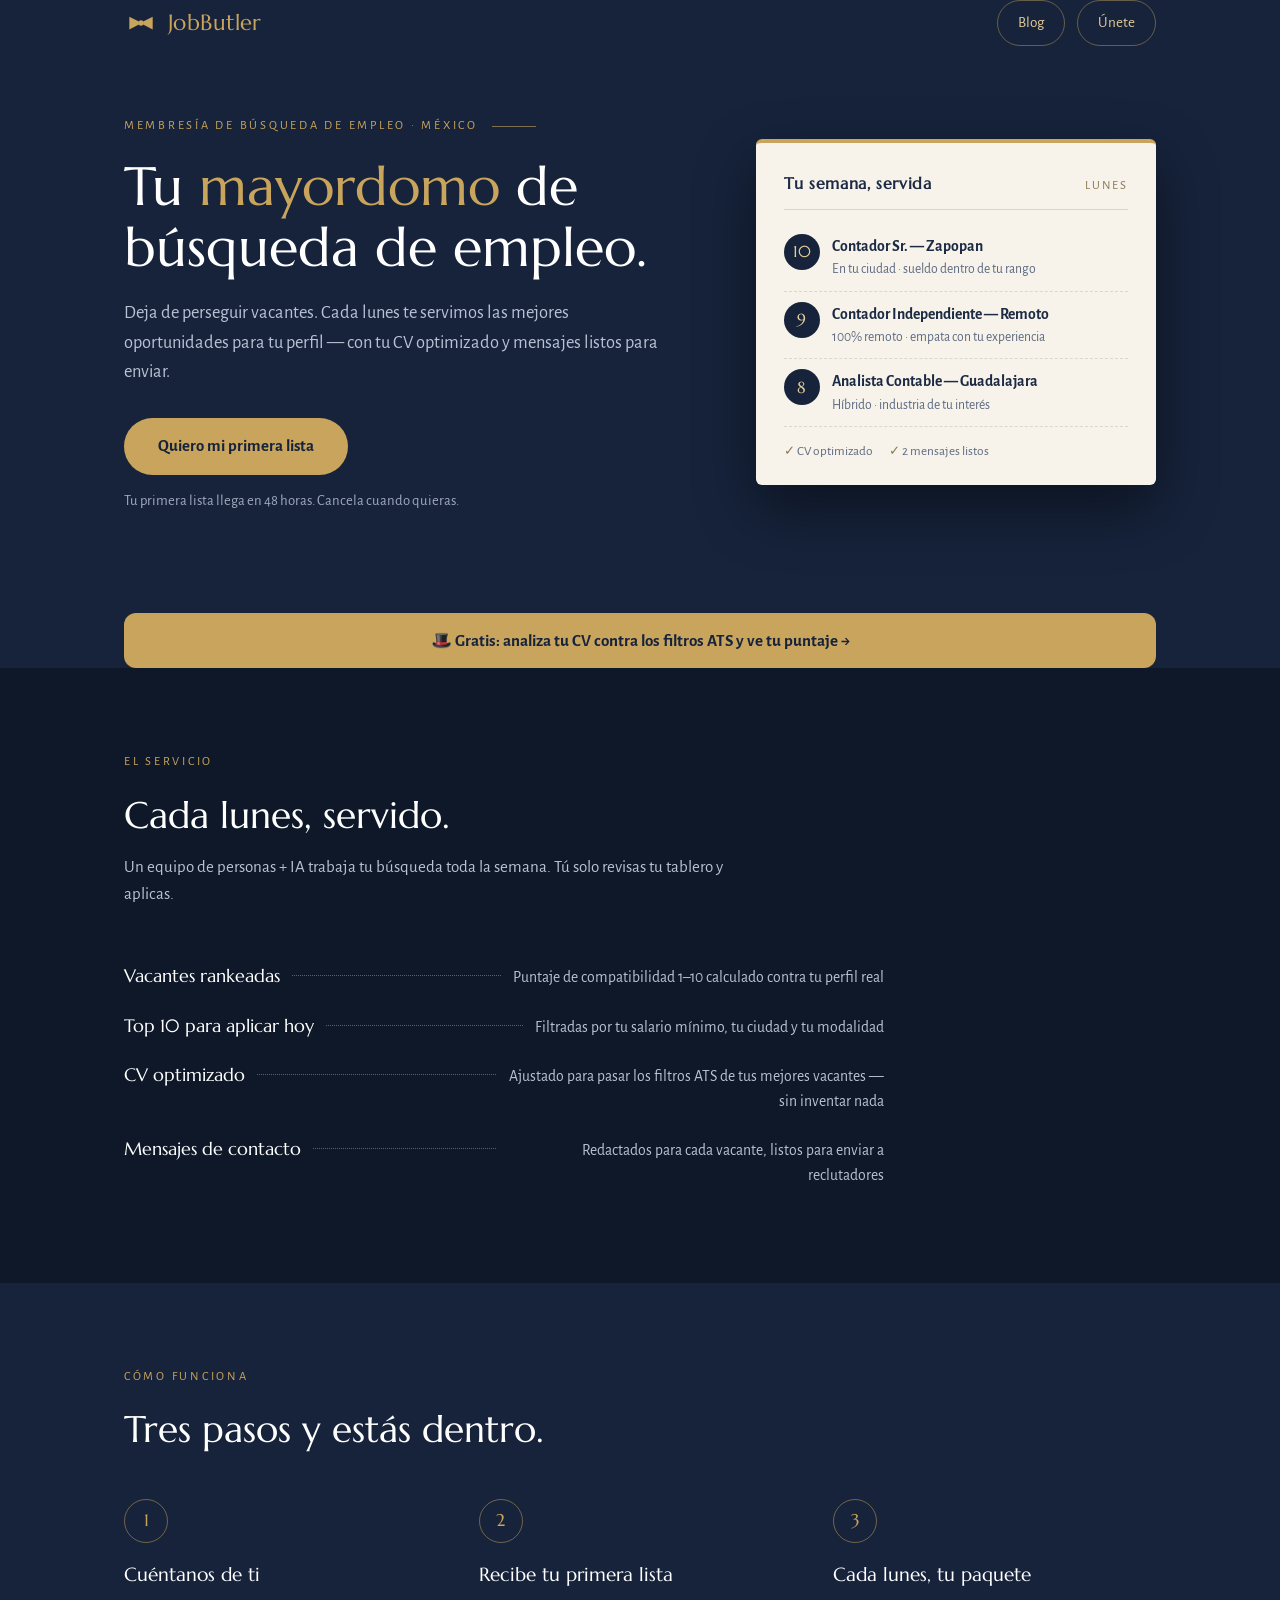
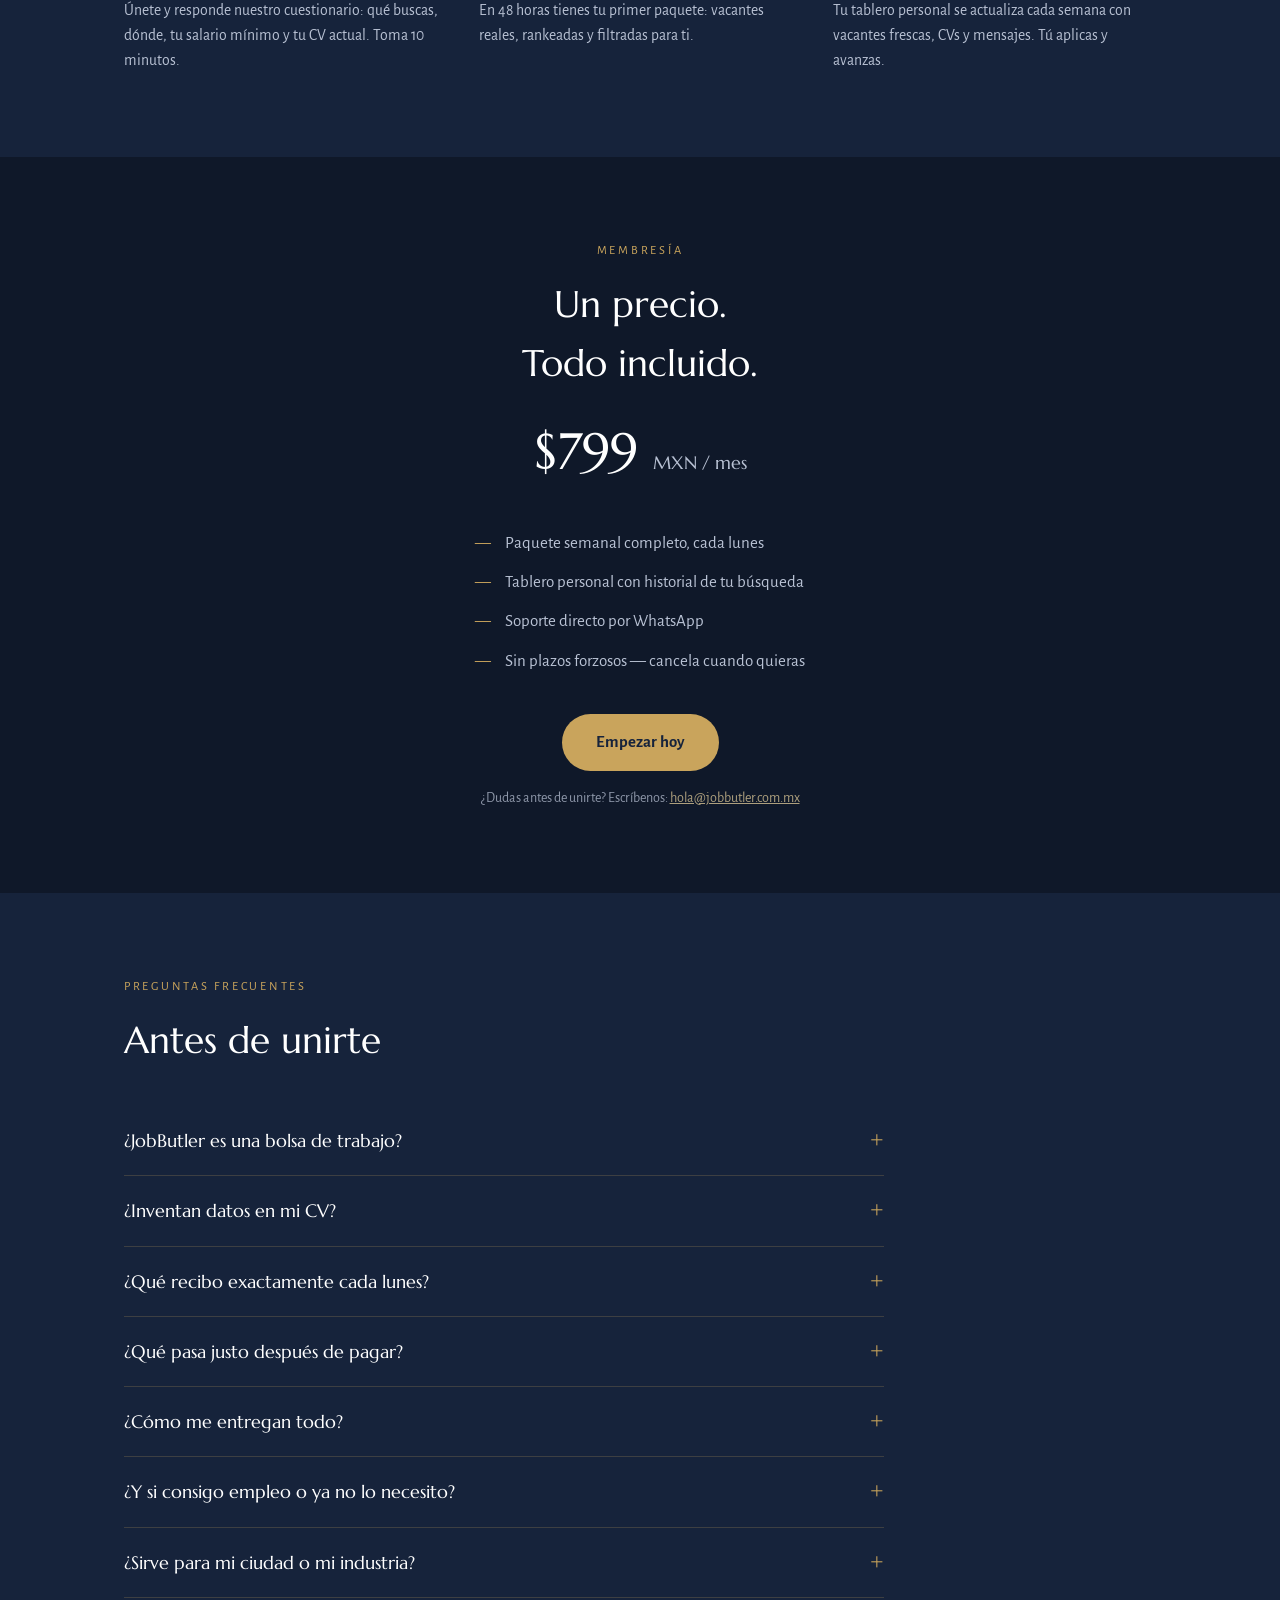
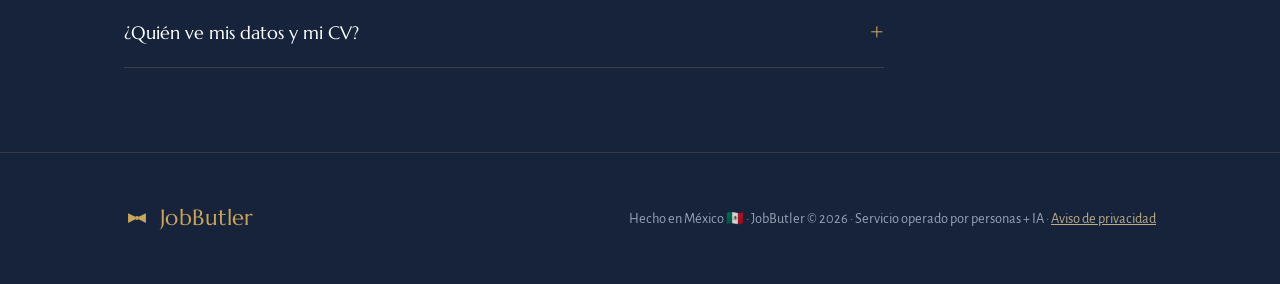
<file: index.html>
<!DOCTYPE html>
<html lang="es">
<head>
<meta charset="UTF-8">
<meta name="viewport" content="width=device-width, initial-scale=1.0">
<title>JobButler — Tu mayordomo de búsqueda de empleo</title>
<meta name="description" content="Servicio de búsqueda de empleo en México: cada lunes, vacantes para tu perfil, CV optimizado para ATS y mensajes listos. Membresía $799 MXN/mes.">
<meta property="og:title" content="JobButler — Tu mayordomo de búsqueda de empleo">
<meta property="og:description" content="Cada lunes: vacantes rankeadas para tu perfil, CV optimizado y mensajes listos. Primera lista en 48 horas.">
<meta property="og:type" content="website">
<meta property="og:url" content="https://jobbutler.com.mx/">
<meta property="og:site_name" content="JobButler">
<meta property="og:locale" content="es_MX">
<meta property="og:image" content="https://jobbutler.com.mx/og-image.png">
<meta property="og:image:width" content="1200">
<meta property="og:image:height" content="630">
<meta property="og:image:alt" content="JobButler — tu mayordomo de búsqueda de empleo. jobbutler.com.mx · $799 MXN al mes.">
<meta name="twitter:card" content="summary_large_image">
<meta name="twitter:title" content="JobButler — Tu mayordomo de búsqueda de empleo">
<meta name="twitter:description" content="Cada lunes: vacantes rankeadas para tu perfil, CV optimizado y mensajes listos. Primera lista en 48 horas.">
<meta name="twitter:image" content="https://jobbutler.com.mx/og-image.png">
<link rel="canonical" href="https://jobbutler.com.mx/">
<meta name="theme-color" content="#16233B">
<link rel="icon" href="data:image/svg+xml,%3Csvg xmlns='http://www.w3.org/2000/svg' viewBox='0 0 64 64'%3E%3Crect width='64' height='64' rx='12' fill='%2316233B'/%3E%3Cpath d='M14 22 L28 30 L28 34 L14 42 Z M50 22 L36 30 L36 34 L50 42 Z' fill='%23C9A45C'/%3E%3Ccircle cx='32' cy='32' r='4.5' fill='%23C9A45C'/%3E%3C/svg%3E">
<link rel="preconnect" href="https://fonts.googleapis.com">
<link rel="preconnect" href="https://fonts.gstatic.com" crossorigin>
<link href="https://fonts.googleapis.com/css2?family=Marcellus&family=Alegreya+Sans:ital,wght@0,400;0,500;0,700;1,400&display=swap" rel="stylesheet">
<style>
  :root{
    --tinta:#16233B;
    --medianoche:#0F1829;
    --marfil:#F7F3EA;
    --oro:#C9A45C;
    --oro-palido:#E3CD9A;
    --niebla:#B9C2D4;
    --tinta-texto:#1C2A44;
  }
  *{margin:0;padding:0;box-sizing:border-box}
  html{scroll-behavior:smooth}
  body{
    background:var(--tinta);
    color:var(--niebla);
    font-family:"Alegreya Sans",system-ui,sans-serif;
    font-size:17px;line-height:1.6;
    -webkit-font-smoothing:antialiased;
  }
  h1,h2,.display{font-family:"Marcellus",serif;font-weight:400;color:#fff;text-wrap:balance}
  a{color:var(--oro-palido)}
  .wrap{max-width:1080px;margin:0 auto;padding:0 24px}

  /* ---- Nav ---- */
  nav{padding:22px 0}
  .nav-inner{display:flex;align-items:center;justify-content:space-between}
  .brand{display:flex;align-items:center;gap:10px;text-decoration:none}
  .brand span{font-family:"Marcellus",serif;font-size:1.35rem;color:var(--oro);letter-spacing:.02em}
  .nav-actions{display:flex;align-items:center;gap:12px}
  .nav-cta{font-size:.95rem;text-decoration:none;color:var(--oro-palido);border:1px solid rgba(201,164,92,.45);padding:10px 20px;border-radius:999px;transition:background .2s,color .2s;touch-action:manipulation}
  .nav-cta:hover{background:var(--oro);color:var(--tinta)}

  /* ---- Hero ---- */
  header.hero{padding-block:64px 88px}
  .hero-grid{display:grid;grid-template-columns:1.1fr .9fr;gap:56px;align-items:center}
  .eyebrow{
    display:inline-block;font-size:.78rem;letter-spacing:.22em;text-transform:uppercase;
    color:var(--oro);margin-bottom:20px;
  }
  .eyebrow::after{content:"";display:inline-block;width:44px;height:1px;background:var(--oro);margin-left:14px;vertical-align:middle;opacity:.6}
  h1{font-size:clamp(2.2rem,4.6vw,3.4rem);line-height:1.12;margin-bottom:20px}
  h1 em{font-style:normal;color:var(--oro)}
  .hero p.lead{font-size:1.15rem;max-width:32em;margin-bottom:32px}
  .cta{
    display:inline-block;background:var(--oro);color:var(--tinta);text-decoration:none;
    touch-action:manipulation;
    font-weight:700;font-size:1.05rem;padding:15px 34px;border-radius:999px;
    transition:transform .15s ease,box-shadow .15s ease;
  }
  .cta:hover{transform:translateY(-2px);box-shadow:0 10px 28px rgba(201,164,92,.28)}
  .cta:focus-visible,a:focus-visible{outline:2px solid var(--oro-palido);outline-offset:3px}
  .cta-note{display:block;margin-top:14px;font-size:.92rem;color:var(--niebla);opacity:.85}

  /* ---- La charola del lunes (signature) ---- */
  .charola{position:relative}
  .tray-card{
    background:var(--marfil);color:var(--tinta-texto);border-radius:6px;
    padding:28px 28px 22px;max-width:400px;margin-left:auto;
    box-shadow:0 24px 60px rgba(0,0,0,.45);
    border-top:4px solid var(--oro);
    animation:servir .7s ease-out both;
  }
  @keyframes servir{from{opacity:0;transform:translateY(22px)}to{opacity:1;transform:none}}
  @media (prefers-reduced-motion: reduce){
    .tray-card{animation:none}
    .cta{transition:none}
    html{scroll-behavior:auto}
  }
  .tray-head{display:flex;justify-content:space-between;align-items:baseline;border-bottom:1px solid rgba(28,42,68,.15);padding-bottom:12px;margin-bottom:14px}
  .tray-head strong{font-family:"Marcellus",serif;font-size:1.02rem;letter-spacing:.04em}
  .tray-head small{font-size:.78rem;letter-spacing:.14em;text-transform:uppercase;color:#8a7a55}
  .vacante{display:flex;gap:12px;align-items:flex-start;padding:10px 0;border-bottom:1px dashed rgba(28,42,68,.14)}
  .fit{
    flex:none;width:36px;height:36px;border-radius:50%;background:var(--tinta);color:var(--oro-palido);
    font-family:"Marcellus",serif;font-size:1rem;display:flex;align-items:center;justify-content:center;
  }
  .vacante .rol{font-size:.98rem;font-weight:700;color:var(--tinta-texto);margin:0}
  .vacante p{font-size:.85rem;color:#5d6a82}
  .tray-foot{display:flex;gap:16px;padding-top:14px;font-size:.83rem;color:#5d6a82}
  .tray-foot b{color:#8a7a55}

  /* ---- Menú de servicio ---- */
  section.menu{background:var(--medianoche);padding:84px 0}
  .section-eyebrow{font-size:.78rem;letter-spacing:.22em;text-transform:uppercase;color:var(--oro);display:block;margin-bottom:14px}
  h2{font-size:clamp(1.7rem,3vw,2.3rem);margin-bottom:8px}
  .menu-sub{margin-bottom:44px;max-width:36em}
  .menu-list{max-width:760px}
  .menu-item{display:flex;align-items:baseline;gap:12px;padding:10px 0}
  .menu-item .nombre{font-family:"Marcellus",serif;color:#fff;font-size:1.15rem;white-space:nowrap}
  .menu-item .puntos{flex:1;border-bottom:1px dotted rgba(201,164,92,.5);transform:translateY(-6px)}
  .menu-item .detalle{color:var(--niebla);font-size:.98rem;max-width:24em;text-align:right}

  /* ---- Cómo funciona ---- */
  section.pasos{padding-block:84px}
  .pasos-grid{display:grid;grid-template-columns:repeat(3,1fr);gap:32px;margin-top:40px}
  .paso .num{
    font-family:"Marcellus",serif;color:var(--oro);font-size:1.05rem;
    border:1px solid rgba(201,164,92,.5);width:44px;height:44px;border-radius:50%;
    display:flex;align-items:center;justify-content:center;margin-bottom:16px;
  }
  .paso h3{font-family:"Marcellus",serif;font-weight:400;color:#fff;font-size:1.2rem;margin-bottom:8px}
  .paso p{font-size:.98rem}

  /* ---- Precio ---- */
  section.precio{background:var(--medianoche);padding:84px 0;text-align:center}
  .precio-card{max-width:460px;margin:0 auto}
  .monto{font-family:"Marcellus",serif;color:#fff;font-size:3.2rem;margin:18px 0 4px}
  .monto small{font-size:1.1rem;color:var(--niebla)}
  .precio ul{list-style:none;margin:26px 0 34px;text-align:left;display:inline-block}
  .precio li{padding:6px 0 6px 30px;position:relative}
  .precio li::before{content:"—";color:var(--oro);position:absolute;left:0}
  .fine{font-size:.88rem;opacity:.75;margin-top:16px}

  /* ---- FAQ ---- */
  section.faq{padding-block:84px}
  .faq-list{max-width:760px;margin-top:36px}
  .faq-item{border-bottom:1px solid rgba(201,164,92,.22)}
  .faq-item summary{
    cursor:pointer;list-style:none;display:flex;justify-content:space-between;align-items:baseline;gap:16px;
    font-family:"Marcellus",serif;color:#fff;font-size:1.12rem;padding:18px 0;
  }
  .faq-item summary::-webkit-details-marker{display:none}
  .faq-item summary::after{content:"+";color:var(--oro);font-size:1.3rem;flex:none;transition:transform .2s}
  .faq-item[open] summary::after{transform:rotate(45deg)}
  .faq-item p{padding:0 0 20px;font-size:.98rem;max-width:44em}

  /* ---- Footer ---- */
  footer{padding:48px 0;border-top:1px solid rgba(201,164,92,.18)}
  .foot-inner{display:flex;justify-content:space-between;align-items:center;gap:20px;flex-wrap:wrap}
  footer p{font-size:.9rem;opacity:.8}

  @media (max-width:820px){
    .hero-grid{grid-template-columns:1fr;gap:44px}
    .tray-card{margin:0 auto}
    .pasos-grid{grid-template-columns:1fr}
    .menu-item{flex-direction:column;gap:4px}
    .menu-item .nombre{white-space:normal}
    .menu-item .puntos{display:none}
    .menu-item .detalle{text-align:left;max-width:none}
    .menu-item{border-bottom:1px dotted rgba(201,164,92,.35);padding:14px 0}
  }
</style>
<script type="application/ld+json">
{
  "@context": "https://schema.org",
  "@graph": [
    {
      "@type": "Organization",
      "@id": "https://jobbutler.com.mx/#organization",
      "name": "JobButler",
      "url": "https://jobbutler.com.mx/",
      "email": "hola@jobbutler.com.mx",
      "logo": "https://jobbutler.com.mx/og-image.png",
      "description": "Servicio de membresía de búsqueda de empleo en México.",
      "areaServed": { "@type": "Country", "name": "México" },
      "sameAs": [
        "https://www.instagram.com/jobbutler.mx/",
        "https://www.facebook.com/profile.php?id=61591556472689"
      ]
    },
    {
      "@type": "Service",
      "name": "Membresía JobButler",
      "serviceType": "Búsqueda de empleo asistida",
      "provider": { "@id": "https://jobbutler.com.mx/#organization" },
      "areaServed": { "@type": "Country", "name": "México" },
      "description": "Cada lunes: vacantes seleccionadas y rankeadas para tu perfil, CV optimizado para filtros ATS y mensajes listos para enviar.",
      "offers": {
        "@type": "Offer",
        "price": "799",
        "priceCurrency": "MXN",
        "url": "https://jobbutler.com.mx/",
        "availability": "https://schema.org/InStock"
      }
    }
  ]
}
</script>
<script type="application/ld+json">
{"@context":"https://schema.org","@type":"FAQPage","mainEntity":[
{"@type":"Question","name":"¿JobButler es una bolsa de trabajo?","acceptedAnswer":{"@type":"Answer","text":"No. Las bolsas de trabajo te dan un buscador y el trabajo lo haces tú. JobButler es un servicio hecho-por-ti: buscamos, filtramos y rankeamos las vacantes contra tu perfil, optimizamos tu CV para cada una y redactamos los mensajes de contacto. Tú decides a cuáles aplicar."}},
{"@type":"Question","name":"¿Inventan datos en mi CV?","acceptedAnswer":{"@type":"Answer","text":"Jamás. Optimizamos formato, keywords y orden para que tu CV pase los filtros ATS, pero cada dato sale de tu experiencia real. Nada inventado, nada exagerado."}},
{"@type":"Question","name":"¿Qué recibo exactamente cada lunes?","acceptedAnswer":{"@type":"Answer","text":"Tu charola semanal: vacantes reales rankeadas con puntaje de compatibilidad, el top filtrado por tu salario mínimo, ciudad y modalidad, tu CV optimizado para las mejores vacantes y los mensajes listos para contactar a reclutadores o pedir referidos."}},
{"@type":"Question","name":"¿Qué pasa justo después de pagar?","acceptedAnswer":{"@type":"Answer","text":"Llenas un formulario de perfil con el puesto que buscas, ciudad, salario mínimo, modalidad y tu CV actual. Con eso preparamos tu primera lista, que llega en un máximo de 48 horas."}},
{"@type":"Question","name":"¿Cómo me entregan todo?","acceptedAnswer":{"@type":"Answer","text":"En tu tablero personal, con el historial completo de tu búsqueda, y con soporte directo por WhatsApp."}},
{"@type":"Question","name":"¿Y si consigo empleo o ya no lo necesito?","acceptedAnswer":{"@type":"Answer","text":"Cancelas cuando quieras, sin plazos forzosos ni penalizaciones: basta un mensaje y no se te vuelve a cobrar."}},
{"@type":"Question","name":"¿Sirve para mi ciudad o mi industria?","acceptedAnswer":{"@type":"Answer","text":"Trabajamos con profesionistas en todo México y filtramos por tu ciudad (o remoto), salario y tipo de rol. Si tu área es muy de nicho, escríbenos antes de unirte y te decimos con honestidad si podemos servirte bien."}},
{"@type":"Question","name":"¿Quién ve mis datos y mi CV?","acceptedAnswer":{"@type":"Answer","text":"Solo el equipo que prepara tu entrega semanal. Tu perfil se usa únicamente para buscar y rankear vacantes para ti; nunca lo compartimos ni lo vendemos."}}
]}
</script>
<!-- ============ Analytics JobButler ============ -->
<!-- Google Analytics 4 -->
<script async src="https://www.googletagmanager.com/gtag/js?id=G-FFX7Y2XMXC"></script>
<script>
  window.dataLayer = window.dataLayer || [];
  function gtag(){dataLayer.push(arguments);}
  gtag('js', new Date());
  gtag('config', 'G-FFX7Y2XMXC');
</script>
<!-- Meta Pixel -->
<script>
  !function(f,b,e,v,n,t,s){if(f.fbq)return;n=f.fbq=function(){n.callMethod?
  n.callMethod.apply(n,arguments):n.queue.push(arguments)};if(!f._fbq)f._fbq=n;
  n.push=n;n.loaded=!0;n.version='2.0';n.queue=[];t=b.createElement(e);t.async=!0;
  t.src=v;s=b.getElementsByTagName(e)[0];s.parentNode.insertBefore(t,s)}(window,
  document,'script','https://connect.facebook.net/en_US/fbevents.js');
  fbq('init', '1010331998433627');
  fbq('track', 'PageView');
</script>
<noscript><img height="1" width="1" style="display:none"
  src="https://www.facebook.com/tr?id=1010331998433627&ev=PageView&noscript=1"/></noscript>
<!-- Eventos del embudo -->
<script>
  document.addEventListener('DOMContentLoaded', function () {
    document.querySelectorAll('a[href*="buy.stripe.com"]').forEach(function (el) {
      el.addEventListener('click', function () {
        if (window.gtag) gtag('event', 'begin_checkout', {
          currency: 'MXN', value: 799,
          items: [{ item_name: 'Membresia JobButler' }]
        });
        if (window.fbq) fbq('track', 'InitiateCheckout', { currency: 'MXN', value: 799 });
      });
    });
    document.querySelectorAll('a[href*="/checklist"]').forEach(function (el) {
      el.addEventListener('click', function () {
        if (window.gtag) gtag('event', 'generate_lead', { item_name: 'Checklist ATS' });
        if (window.fbq) fbq('track', 'Lead', { content_name: 'Checklist ATS' });
      });
    });
  });
</script>
<!-- ============ /Analytics JobButler ============ -->
</head>
<body>

<nav class="wrap">
  <div class="nav-inner">
    <a class="brand" href="#" aria-label="JobButler inicio">
      <svg width="34" height="34" viewBox="0 0 64 64" aria-hidden="true"><path d="M10 20 L28 29 L28 35 L10 44 Z M54 20 L36 29 L36 35 L54 44 Z" fill="#C9A45C"/><circle cx="32" cy="32" r="5" fill="#C9A45C"/></svg>
      <span>JobButler</span>
    </a>
    <div class="nav-actions">
      <a class="nav-cta" href="/blog/">Blog</a>
      <a class="nav-cta" href="https://buy.stripe.com/3cI00jcpn9BX68r1dqcwg00">Únete</a>
    </div>
  </div>
</nav>

<header class="hero wrap">
  <div class="hero-grid">
    <div>
      <span class="eyebrow">Membresía de búsqueda de empleo · México</span>
      <h1>Tu <em>mayordomo</em> de búsqueda de empleo.</h1>
      <p class="lead">Deja de perseguir vacantes. Cada lunes te servimos las mejores oportunidades para tu perfil — con tu CV optimizado y mensajes listos para enviar.</p>
      <a class="cta" href="https://buy.stripe.com/3cI00jcpn9BX68r1dqcwg00">Quiero mi primera lista</a>
      <span class="cta-note">Tu primera lista llega en 48 horas. Cancela cuando quieras.</span>
    </div>
    <div class="charola">
      <div class="tray-card" role="img" aria-label="Ejemplo del paquete semanal de JobButler: tres vacantes con puntaje de compatibilidad, CV optimizado y mensajes listos">
        <div class="tray-head">
          <strong>Tu semana, servida</strong>
          <small>Lunes</small>
        </div>
        <div class="vacante">
          <div class="fit">10</div>
          <div><p class="rol">Contador Sr. — Zapopan</p><p>En tu ciudad · sueldo dentro de tu rango</p></div>
        </div>
        <div class="vacante">
          <div class="fit">9</div>
          <div><p class="rol">Contador Independiente — Remoto</p><p>100% remoto · empata con tu experiencia</p></div>
        </div>
        <div class="vacante">
          <div class="fit">8</div>
          <div><p class="rol">Analista Contable — Guadalajara</p><p>Híbrido · industria de tu interés</p></div>
        </div>
        <div class="tray-foot">
          <span><b>✓</b> CV optimizado</span>
          <span><b>✓</b> 2 mensajes listos</span>
        </div>
      </div>
    </div>
  </div>
</header>

<section class="wrap" style="padding:12px 24px 0">
  <a href="/checklist" style="display:block;background:var(--oro);color:var(--tinta);text-align:center;padding:14px;border-radius:12px;text-decoration:none;font-weight:700">
    🎩 Gratis: analiza tu CV contra los filtros ATS y ve tu puntaje →
  </a>
</section>

<section class="menu">
  <div class="wrap">
    <span class="section-eyebrow">El servicio</span>
    <h2>Cada lunes, servido.</h2>
    <p class="menu-sub">Un equipo de personas + IA trabaja tu búsqueda toda la semana. Tú solo revisas tu tablero y aplicas.</p>
    <div class="menu-list">
      <div class="menu-item">
        <span class="nombre">Vacantes rankeadas</span><span class="puntos"></span>
        <span class="detalle">Puntaje de compatibilidad 1–10 calculado contra tu perfil real</span>
      </div>
      <div class="menu-item">
        <span class="nombre">Top 10 para aplicar hoy</span><span class="puntos"></span>
        <span class="detalle">Filtradas por tu salario mínimo, tu ciudad y tu modalidad</span>
      </div>
      <div class="menu-item">
        <span class="nombre">CV optimizado</span><span class="puntos"></span>
        <span class="detalle">Ajustado para pasar los filtros ATS de tus mejores vacantes — sin inventar nada</span>
      </div>
      <div class="menu-item">
        <span class="nombre">Mensajes de contacto</span><span class="puntos"></span>
        <span class="detalle">Redactados para cada vacante, listos para enviar a reclutadores</span>
      </div>
    </div>
  </div>
</section>

<section class="pasos wrap">
  <span class="section-eyebrow">Cómo funciona</span>
  <h2>Tres pasos y estás dentro.</h2>
  <div class="pasos-grid">
    <div class="paso">
      <div class="num">1</div>
      <h3>Cuéntanos de ti</h3>
      <p>Únete y responde nuestro cuestionario: qué buscas, dónde, tu salario mínimo y tu CV actual. Toma 10 minutos.</p>
    </div>
    <div class="paso">
      <div class="num">2</div>
      <h3>Recibe tu primera lista</h3>
      <p>En 48 horas tienes tu primer paquete: vacantes reales, rankeadas y filtradas para ti.</p>
    </div>
    <div class="paso">
      <div class="num">3</div>
      <h3>Cada lunes, tu paquete</h3>
      <p>Tu tablero personal se actualiza cada semana con vacantes frescas, CVs y mensajes. Tú aplicas y avanzas.</p>
    </div>
  </div>
</section>

<section class="precio">
  <div class="wrap precio-card">
    <span class="section-eyebrow">Membresía</span>
    <h2>Un precio. Todo incluido.</h2>
    <div class="monto">$799 <small>MXN / mes</small></div>
    <ul>
      <li>Paquete semanal completo, cada lunes</li>
      <li>Tablero personal con historial de tu búsqueda</li>
      <li>Soporte directo por WhatsApp</li>
      <li>Sin plazos forzosos — cancela cuando quieras</li>
    </ul>
    <br>
    <a class="cta" href="https://buy.stripe.com/3cI00jcpn9BX68r1dqcwg00">Empezar hoy</a>
    <p class="fine">¿Dudas antes de unirte? Escríbenos: <a href="mailto:hola@jobbutler.com.mx">hola@jobbutler.com.mx</a></p>
  </div>
</section>

<section class="faq" id="preguntas">
  <div class="wrap">
    <span class="section-eyebrow">Preguntas frecuentes</span>
    <h2>Antes de unirte</h2>
    <div class="faq-list">
      <details class="faq-item">
        <summary>¿JobButler es una bolsa de trabajo?</summary>
        <p>No. Las bolsas de trabajo te dan un buscador y el trabajo lo haces tú. JobButler es un servicio hecho-por-ti: nosotros buscamos, filtramos y rankeamos las vacantes contra tu perfil, optimizamos tu CV para cada una y te redactamos los mensajes de contacto. Tú decides a cuáles aplicar.</p>
      </details>
      <details class="faq-item">
        <summary>¿Inventan datos en mi CV?</summary>
        <p>Jamás. Es nuestra regla más estricta: optimizamos formato, keywords y orden para que tu CV pase los filtros ATS, pero cada dato sale de tu experiencia real. Nada inventado, nada exagerado.</p>
      </details>
      <details class="faq-item">
        <summary>¿Qué recibo exactamente cada lunes?</summary>
        <p>Tu charola semanal: vacantes reales rankeadas con puntaje de compatibilidad, el top filtrado por tu salario mínimo, ciudad y modalidad, tu CV optimizado para las mejores vacantes y los mensajes listos para contactar a reclutadores o pedir referidos.</p>
      </details>
      <details class="faq-item">
        <summary>¿Qué pasa justo después de pagar?</summary>
        <p>Llenas un formulario de perfil (unos minutos): puesto que buscas, ciudad, salario mínimo, modalidad y tu CV actual. Con eso preparamos tu primera lista, que llega en un máximo de 48 horas.</p>
      </details>
      <details class="faq-item">
        <summary>¿Cómo me entregan todo?</summary>
        <p>En tu tablero personal, con el historial completo de tu búsqueda, y con soporte directo por WhatsApp para ajustar filtros o resolver dudas en el camino.</p>
      </details>
      <details class="faq-item">
        <summary>¿Y si consigo empleo o ya no lo necesito?</summary>
        <p>Cancelas cuando quieras, sin plazos forzosos ni penalizaciones: basta un mensaje y no se te vuelve a cobrar. Que canceles porque ya firmaste es el mejor final posible del servicio.</p>
      </details>
      <details class="faq-item">
        <summary>¿Sirve para mi ciudad o mi industria?</summary>
        <p>Trabajamos con profesionistas en todo México y filtramos por tu ciudad (o remoto), salario y tipo de rol. Si tu área es muy de nicho, escríbenos antes de unirte y te decimos con honestidad si podemos servirte bien.</p>
      </details>
      <details class="faq-item">
        <summary>¿Quién ve mis datos y mi CV?</summary>
        <p>Solo el equipo que prepara tu entrega semanal. Tu perfil se usa únicamente para buscar y rankear vacantes para ti; nunca lo compartimos ni lo vendemos. Los detalles están en nuestro <a href="/privacidad">aviso de privacidad</a>.</p>
      </details>
    </div>
  </div>
</section>

<footer>
  <div class="wrap foot-inner">
    <a class="brand" href="#" aria-label="JobButler">
      <svg width="26" height="26" viewBox="0 0 64 64" aria-hidden="true"><path d="M10 20 L28 29 L28 35 L10 44 Z M54 20 L36 29 L36 35 L54 44 Z" fill="#C9A45C"/><circle cx="32" cy="32" r="5" fill="#C9A45C"/></svg>
      <span>JobButler</span>
    </a>
    <p>Hecho en México 🇲🇽 · JobButler © 2026 · Servicio operado por personas + IA · <a href="/privacidad">Aviso de privacidad</a></p>
  </div>
</footer>

</body>
</html>
</file>
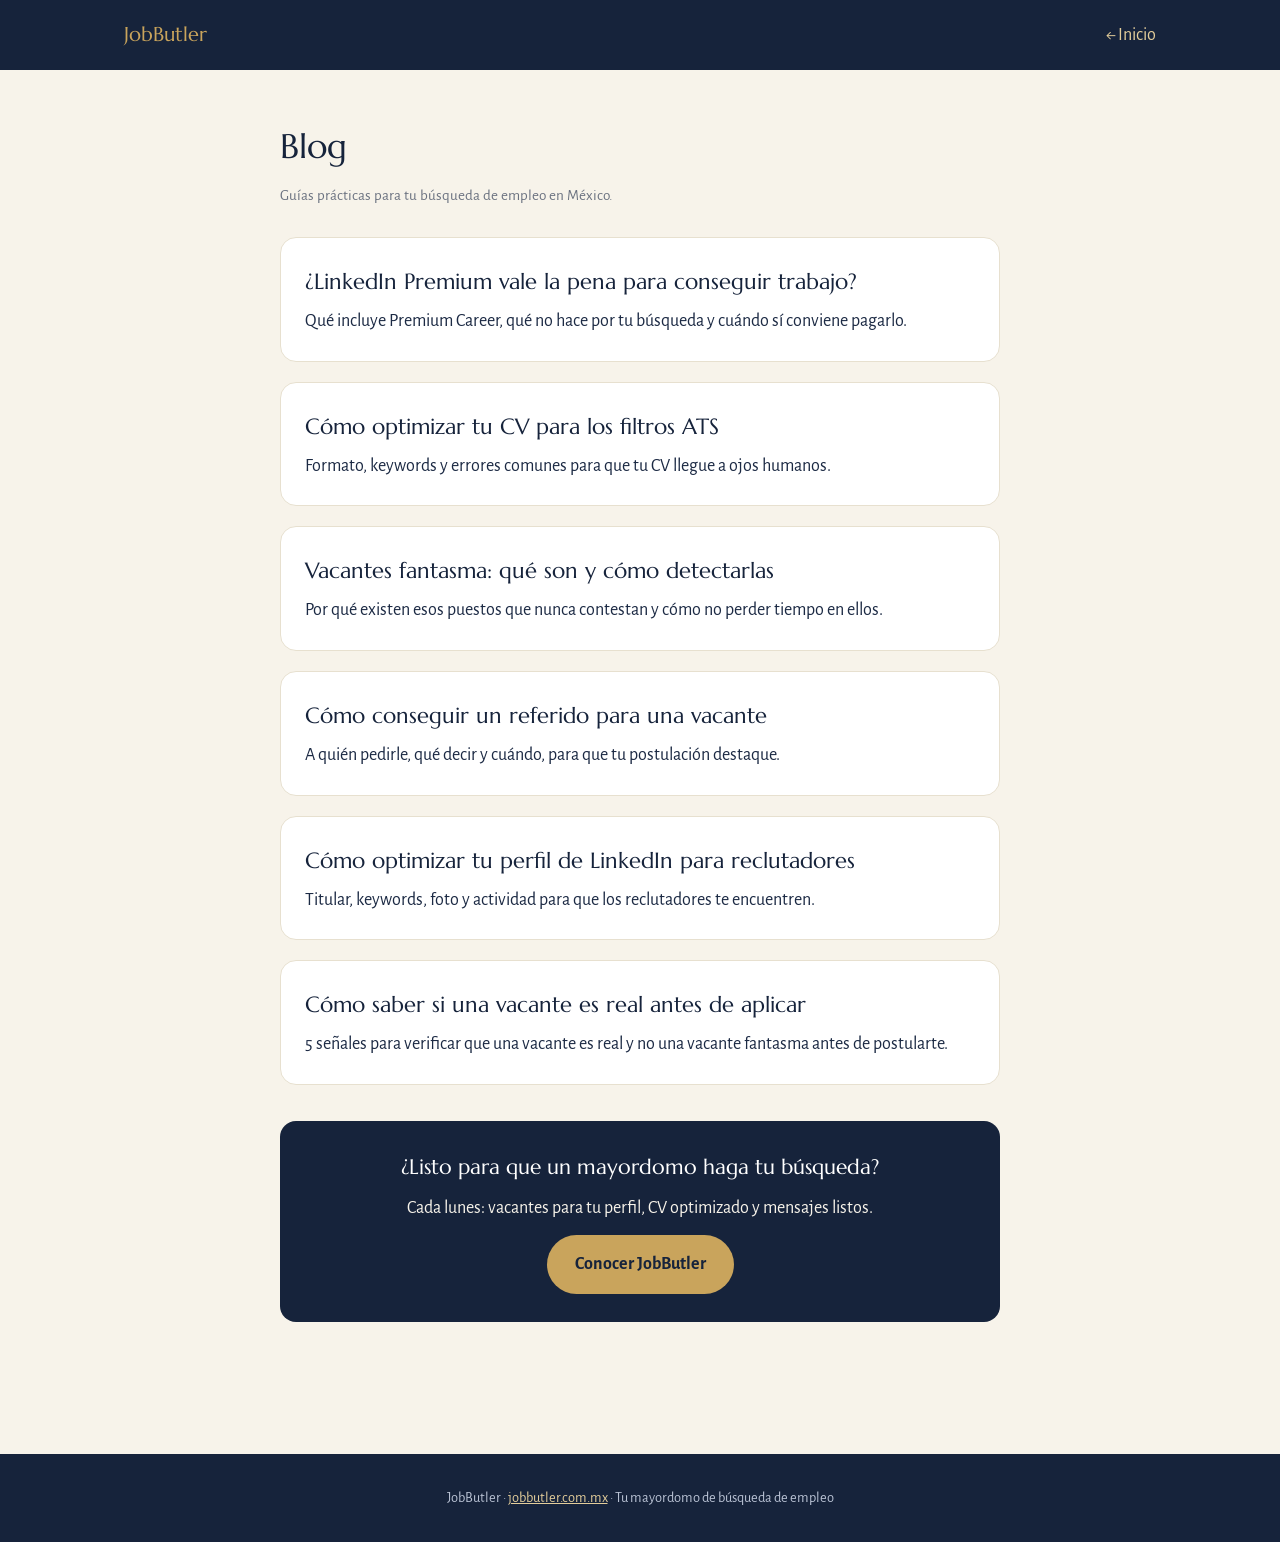
<file: blog/index.html>
<!DOCTYPE html>
<html lang="es">
<head>
<meta charset="UTF-8">
<meta name="viewport" content="width=device-width, initial-scale=1.0">
<title>Blog — Consejos de búsqueda de empleo | JobButler</title>
<meta name="description" content="Guías prácticas para tu búsqueda de empleo en México: CV para filtros ATS, vacantes fantasma y cómo conseguir referidos.">
<link rel="canonical" href="https://jobbutler.com.mx/blog/">
<meta property="og:title" content="Blog — JobButler">
<meta property="og:description" content="Guías prácticas para tu búsqueda de empleo en México.">
<meta property="og:type" content="website">
<meta property="og:url" content="https://jobbutler.com.mx/blog/">
<meta property="og:site_name" content="JobButler">
<meta property="og:locale" content="es_MX">
<meta property="og:image" content="https://jobbutler.com.mx/og-image.png">
<meta name="twitter:card" content="summary_large_image">
<link rel="icon" href="data:image/svg+xml,%3Csvg xmlns='http://www.w3.org/2000/svg' viewBox='0 0 64 64'%3E%3Crect width='64' height='64' rx='12' fill='%2316233B'/%3E%3Cpath d='M14 22 L28 30 L28 34 L14 42 Z M50 22 L36 30 L36 34 L50 42 Z' fill='%23C9A45C'/%3E%3Ccircle cx='32' cy='32' r='4.5' fill='%23C9A45C'/%3E%3C/svg%3E">
<link rel="preconnect" href="https://fonts.googleapis.com">
<link rel="preconnect" href="https://fonts.gstatic.com" crossorigin>
<link href="https://fonts.googleapis.com/css2?family=Marcellus&family=Alegreya+Sans:ital,wght@0,400;0,500;0,700;1,400&display=swap" rel="stylesheet">
<link rel="stylesheet" href="/blog/blog.css">
<!-- ============ Analytics JobButler ============ -->
<!-- Google Analytics 4 -->
<script async src="https://www.googletagmanager.com/gtag/js?id=G-FFX7Y2XMXC"></script>
<script>
  window.dataLayer = window.dataLayer || [];
  function gtag(){dataLayer.push(arguments);}
  gtag('js', new Date());
  gtag('config', 'G-FFX7Y2XMXC');
</script>
<!-- Meta Pixel -->
<script>
  !function(f,b,e,v,n,t,s){if(f.fbq)return;n=f.fbq=function(){n.callMethod?
  n.callMethod.apply(n,arguments):n.queue.push(arguments)};if(!f._fbq)f._fbq=n;
  n.push=n;n.loaded=!0;n.version='2.0';n.queue=[];t=b.createElement(e);t.async=!0;
  t.src=v;s=b.getElementsByTagName(e)[0];s.parentNode.insertBefore(t,s)}(window,
  document,'script','https://connect.facebook.net/en_US/fbevents.js');
  fbq('init', '1010331998433627');
  fbq('track', 'PageView');
</script>
<noscript><img height="1" width="1" style="display:none"
  src="https://www.facebook.com/tr?id=1010331998433627&ev=PageView&noscript=1"/></noscript>
<!-- Eventos del embudo -->
<script>
  document.addEventListener('DOMContentLoaded', function () {
    document.querySelectorAll('a[href*="buy.stripe.com"]').forEach(function (el) {
      el.addEventListener('click', function () {
        if (window.gtag) gtag('event', 'begin_checkout', {
          currency: 'MXN', value: 799,
          items: [{ item_name: 'Membresia JobButler' }]
        });
        if (window.fbq) fbq('track', 'InitiateCheckout', { currency: 'MXN', value: 799 });
      });
    });
    document.querySelectorAll('a[href*="/checklist"]').forEach(function (el) {
      el.addEventListener('click', function () {
        if (window.gtag) gtag('event', 'generate_lead', { item_name: 'Checklist ATS' });
        if (window.fbq) fbq('track', 'Lead', { content_name: 'Checklist ATS' });
      });
    });
  });
</script>
<!-- ============ /Analytics JobButler ============ -->
</head>
<body>
<nav class="blognav"><div class="wrap"><a class="brand" href="/">JobButler</a><a href="/">← Inicio</a></div></nav>
<main class="wrap" style="padding:48px 0">
  <h1 style="font-size:2.1rem;margin-bottom:8px">Blog</h1>
  <p class="meta">Guías prácticas para tu búsqueda de empleo en México.</p>
  <a class="post-card" href="/blog/linkedin-premium-vale-la-pena">
    <h2>¿LinkedIn Premium vale la pena para conseguir trabajo?</h2>
    <p>Qué incluye Premium Career, qué no hace por tu búsqueda y cuándo sí conviene pagarlo.</p>
  </a>
  <a class="post-card" href="/blog/como-optimizar-cv-ats">
    <h2>Cómo optimizar tu CV para los filtros ATS</h2>
    <p>Formato, keywords y errores comunes para que tu CV llegue a ojos humanos.</p>
  </a>
  <a class="post-card" href="/blog/vacantes-fantasma">
    <h2>Vacantes fantasma: qué son y cómo detectarlas</h2>
    <p>Por qué existen esos puestos que nunca contestan y cómo no perder tiempo en ellos.</p>
  </a>
  <a class="post-card" href="/blog/conseguir-referido-vacante">
    <h2>Cómo conseguir un referido para una vacante</h2>
    <p>A quién pedirle, qué decir y cuándo, para que tu postulación destaque.</p>
  </a>
  <a class="post-card" href="/blog/optimizar-linkedin">
    <h2>Cómo optimizar tu perfil de LinkedIn para reclutadores</h2>
    <p>Titular, keywords, foto y actividad para que los reclutadores te encuentren.</p>
  </a>
  <a class="post-card" href="/blog/verificar-vacante-real">
    <h2>Cómo saber si una vacante es real antes de aplicar</h2>
    <p>5 señales para verificar que una vacante es real y no una vacante fantasma antes de postularte.</p>
  </a>
  <div class="cta-box">
    <h3>¿Listo para que un mayordomo haga tu búsqueda?</h3>
    <p>Cada lunes: vacantes para tu perfil, CV optimizado y mensajes listos.</p>
    <a class="cta-btn" href="/">Conocer JobButler</a>
  </div>
</main>
<footer class="blogfoot"><div class="wrap">JobButler · <a href="/">jobbutler.com.mx</a> · Tu mayordomo de búsqueda de empleo</div></footer>
</body>
</html>
</file>
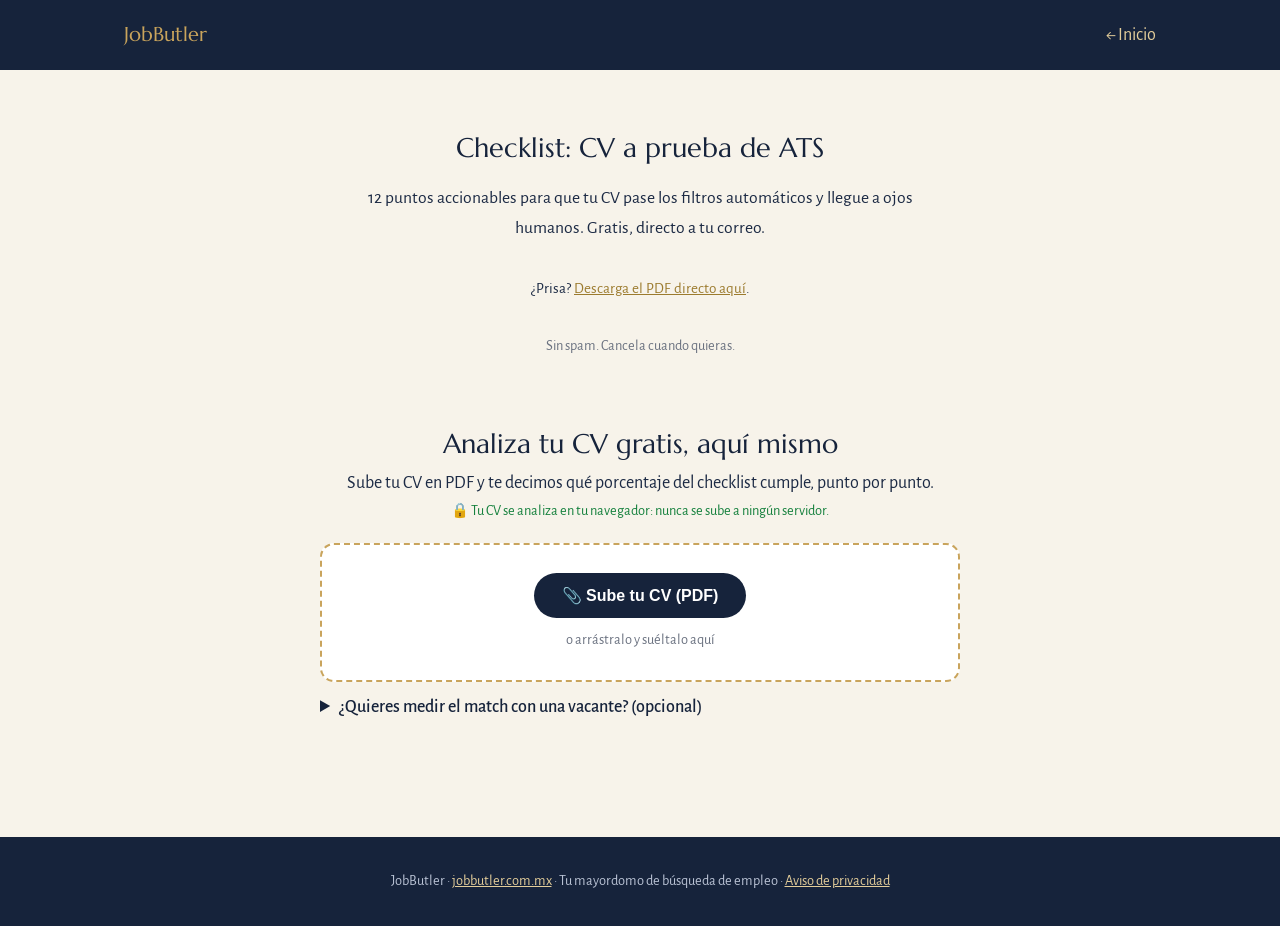
<file: checklist.html>
<!DOCTYPE html>
<html lang="es">
<head>
<meta charset="UTF-8">
<meta name="viewport" content="width=device-width, initial-scale=1.0">
<title>Checklist gratis: CV a prueba de ATS | JobButler</title>
<meta name="description" content="Descarga gratis el checklist ATS y analiza tu CV al instante: sube tu PDF y te decimos qué % de los 12 puntos cumple. Sin registro.">
<link rel="canonical" href="https://jobbutler.com.mx/checklist">
<meta property="og:title" content="Checklist gratis + analizador: CV a prueba de ATS">
<meta property="og:description" content="Sube tu CV y ve al instante qué % de los 12 puntos ATS cumple. Checklist gratis, sin registro.">
<meta property="og:type" content="website">
<meta property="og:url" content="https://jobbutler.com.mx/checklist">
<meta property="og:site_name" content="JobButler">
<meta property="og:locale" content="es_MX">
<meta property="og:image" content="https://jobbutler.com.mx/og-image.png">
<meta name="twitter:card" content="summary_large_image">
<link rel="icon" href="data:image/svg+xml,%3Csvg xmlns='http://www.w3.org/2000/svg' viewBox='0 0 64 64'%3E%3Crect width='64' height='64' rx='12' fill='%2316233B'/%3E%3Cpath d='M14 22 L28 30 L28 34 L14 42 Z M50 22 L36 30 L36 34 L50 42 Z' fill='%23C9A45C'/%3E%3Ccircle cx='32' cy='32' r='4.5' fill='%23C9A45C'/%3E%3C/svg%3E">
<link rel="preconnect" href="https://fonts.googleapis.com">
<link rel="preconnect" href="https://fonts.gstatic.com" crossorigin>
<link href="https://fonts.googleapis.com/css2?family=Marcellus&family=Alegreya+Sans:ital,wght@0,400;0,500;0,700;1,400&display=swap" rel="stylesheet">
<link rel="stylesheet" href="/blog/blog.css">
<style>
/* Widget del analizador ATS (paleta desde las variables de blog.css) */
#analizador{max-width:640px;margin:0 auto;text-align:center;padding:8px 0 56px}
#ats-drop{border:2px dashed var(--oro);border-radius:14px;padding:28px 20px;margin:20px 0 8px;background:#fff;transition:background .15s}
#ats-drop.ats-over{background:var(--oro-palido)}
#ats-btn{background:var(--tinta);color:#fff;font-weight:700;font-size:1rem;padding:13px 28px;border-radius:999px;border:0;cursor:pointer}
#ats-drop p{margin:10px 0 0;color:#6b7280;font-size:.9rem}
#analizador details{margin:10px 0;text-align:left}
#analizador summary{cursor:pointer;color:var(--tinta);font-weight:500}
#ats-job{width:100%;min-height:110px;margin-top:8px;padding:10px;border:1px solid #d1d5db;border-radius:8px;font:inherit}
#ats-result{margin-top:22px;text-align:left}
.ats-status{text-align:center;color:#6b7280}
.ats-error{text-align:center;color:#b91c1c;font-weight:500}
.ats-score{text-align:center;margin-bottom:14px}
.ats-pct{font-size:3.2rem;font-weight:700}
.ats-ok{color:#15803d}.ats-warn{color:#b45309}.ats-bad{color:#b91c1c}
.ats-caption{color:#6b7280;margin:2px 0 0}
.ats-list{list-style:none;padding:0;margin:0}
.ats-item{padding:10px 12px;border-bottom:1px solid #e5e7eb}
.ats-item strong{display:block}
.ats-item span{color:#4b5563;font-size:.95rem}
.ats-ctas{text-align:center;margin-top:20px;display:flex;flex-direction:column;gap:10px;align-items:center}
.ats-cta-svc{color:var(--tinta);font-weight:500}
.ats-privacy{color:#15803d;font-size:.9rem}
</style>
<noscript><style>#analizador{display:none}</style></noscript>
<!-- ============ Analytics JobButler ============ -->
<!-- Google Analytics 4 -->
<script async src="https://www.googletagmanager.com/gtag/js?id=G-FFX7Y2XMXC"></script>
<script>
  window.dataLayer = window.dataLayer || [];
  function gtag(){dataLayer.push(arguments);}
  gtag('js', new Date());
  gtag('config', 'G-FFX7Y2XMXC');
</script>
<!-- Meta Pixel -->
<script>
  !function(f,b,e,v,n,t,s){if(f.fbq)return;n=f.fbq=function(){n.callMethod?
  n.callMethod.apply(n,arguments):n.queue.push(arguments)};if(!f._fbq)f._fbq=n;
  n.push=n;n.loaded=!0;n.version='2.0';n.queue=[];t=b.createElement(e);t.async=!0;
  t.src=v;s=b.getElementsByTagName(e)[0];s.parentNode.insertBefore(t,s)}(window,
  document,'script','https://connect.facebook.net/en_US/fbevents.js');
  fbq('init', '1010331998433627');
  fbq('track', 'PageView');
</script>
<noscript><img height="1" width="1" style="display:none"
  src="https://www.facebook.com/tr?id=1010331998433627&ev=PageView&noscript=1"/></noscript>
<!-- Eventos del embudo -->
<script>
  document.addEventListener('DOMContentLoaded', function () {
    document.querySelectorAll('a[href*="buy.stripe.com"]').forEach(function (el) {
      el.addEventListener('click', function () {
        if (window.gtag) gtag('event', 'begin_checkout', {
          currency: 'MXN', value: 799,
          items: [{ item_name: 'Membresia JobButler' }]
        });
        if (window.fbq) fbq('track', 'InitiateCheckout', { currency: 'MXN', value: 799 });
      });
    });
    document.querySelectorAll('a[href*="/checklist"]').forEach(function (el) {
      el.addEventListener('click', function () {
        if (window.gtag) gtag('event', 'generate_lead', { item_name: 'Checklist ATS' });
        if (window.fbq) fbq('track', 'Lead', { content_name: 'Checklist ATS' });
      });
    });
  });
</script>
<!-- ============ /Analytics JobButler ============ -->
<!-- MailerLite Universal -->
<script>
    (function(w,d,e,u,f,l,n){w[f]=w[f]||function(){(w[f].q=w[f].q||[])
    .push(arguments);},l=d.createElement(e),l.async=1,l.src=u,
    n=d.getElementsByTagName(e)[0],n.parentNode.insertBefore(l,n);})
    (window,document,'script','https://assets.mailerlite.com/js/universal.js','ml');
    ml('account', '2506272');
</script>
<!-- End MailerLite Universal -->
</head>
<body>
<nav class="blognav"><div class="wrap"><a class="brand" href="/">JobButler</a><a href="/">← Inicio</a></div></nav>
<section class="wrap" id="descarga" style="padding:56px 0;text-align:center">
  <h1>Checklist: CV a prueba de ATS</h1>
  <p style="font-size:1.1rem;max-width:560px;margin:12px auto 0">12 puntos accionables para que tu CV pase los filtros automáticos y llegue a ojos humanos. Gratis, directo a tu correo.</p>
  <!-- MAILERLITE-FORM-EMBED-START -->
  <!-- Form "Checklist ATS – landing" (cuenta 2506272). El correo queda suscrito al
       grupo "Checklist ATS" que dispara la automatización de bienvenida. -->
  <div id="mlform-placeholder" style="margin:32px auto;max-width:460px">
    <div class="ml-embedded" data-form="oHCDWg"></div>
    <p style="margin-top:14px;font-size:.95rem">¿Prisa? <a href="/checklist-cv-ats.pdf" download>Descarga el PDF directo aquí</a>.</p>
    <noscript><p style="margin-top:14px">O <a href="/checklist-cv-ats.pdf">descárgalo directo aquí</a>.</p></noscript>
  </div>
  <!-- MAILERLITE-FORM-EMBED-END -->
  <p style="color:#6b7280;font-size:.9rem">Sin spam. Cancela cuando quieras.</p>
</section>
<section class="wrap" id="analizador">
  <h2>Analiza tu CV gratis, aquí mismo</h2>
  <p>Sube tu CV en PDF y te decimos qué porcentaje del checklist cumple, punto por punto.</p>
  <p class="ats-privacy">🔒 Tu CV se analiza en tu navegador: nunca se sube a ningún servidor.</p>
  <div id="ats-drop">
    <input type="file" id="ats-input" accept="application/pdf,.pdf" hidden>
    <button id="ats-btn" type="button">📎 Sube tu CV (PDF)</button>
    <p>o arrástralo y suéltalo aquí</p>
  </div>
  <details>
    <summary>¿Quieres medir el match con una vacante? (opcional)</summary>
    <textarea id="ats-job" placeholder="Pega aquí la descripción de la vacante y evaluaremos también las keywords y el título del puesto"></textarea>
  </details>
  <div id="ats-result" hidden></div>
  <script type="module" src="/ats/analyzer.js"></script>
</section>
<footer class="blogfoot"><div class="wrap">JobButler · <a href="/">jobbutler.com.mx</a> · Tu mayordomo de búsqueda de empleo · <a href="/privacidad">Aviso de privacidad</a></div></footer>
</body>
</html>
</file>
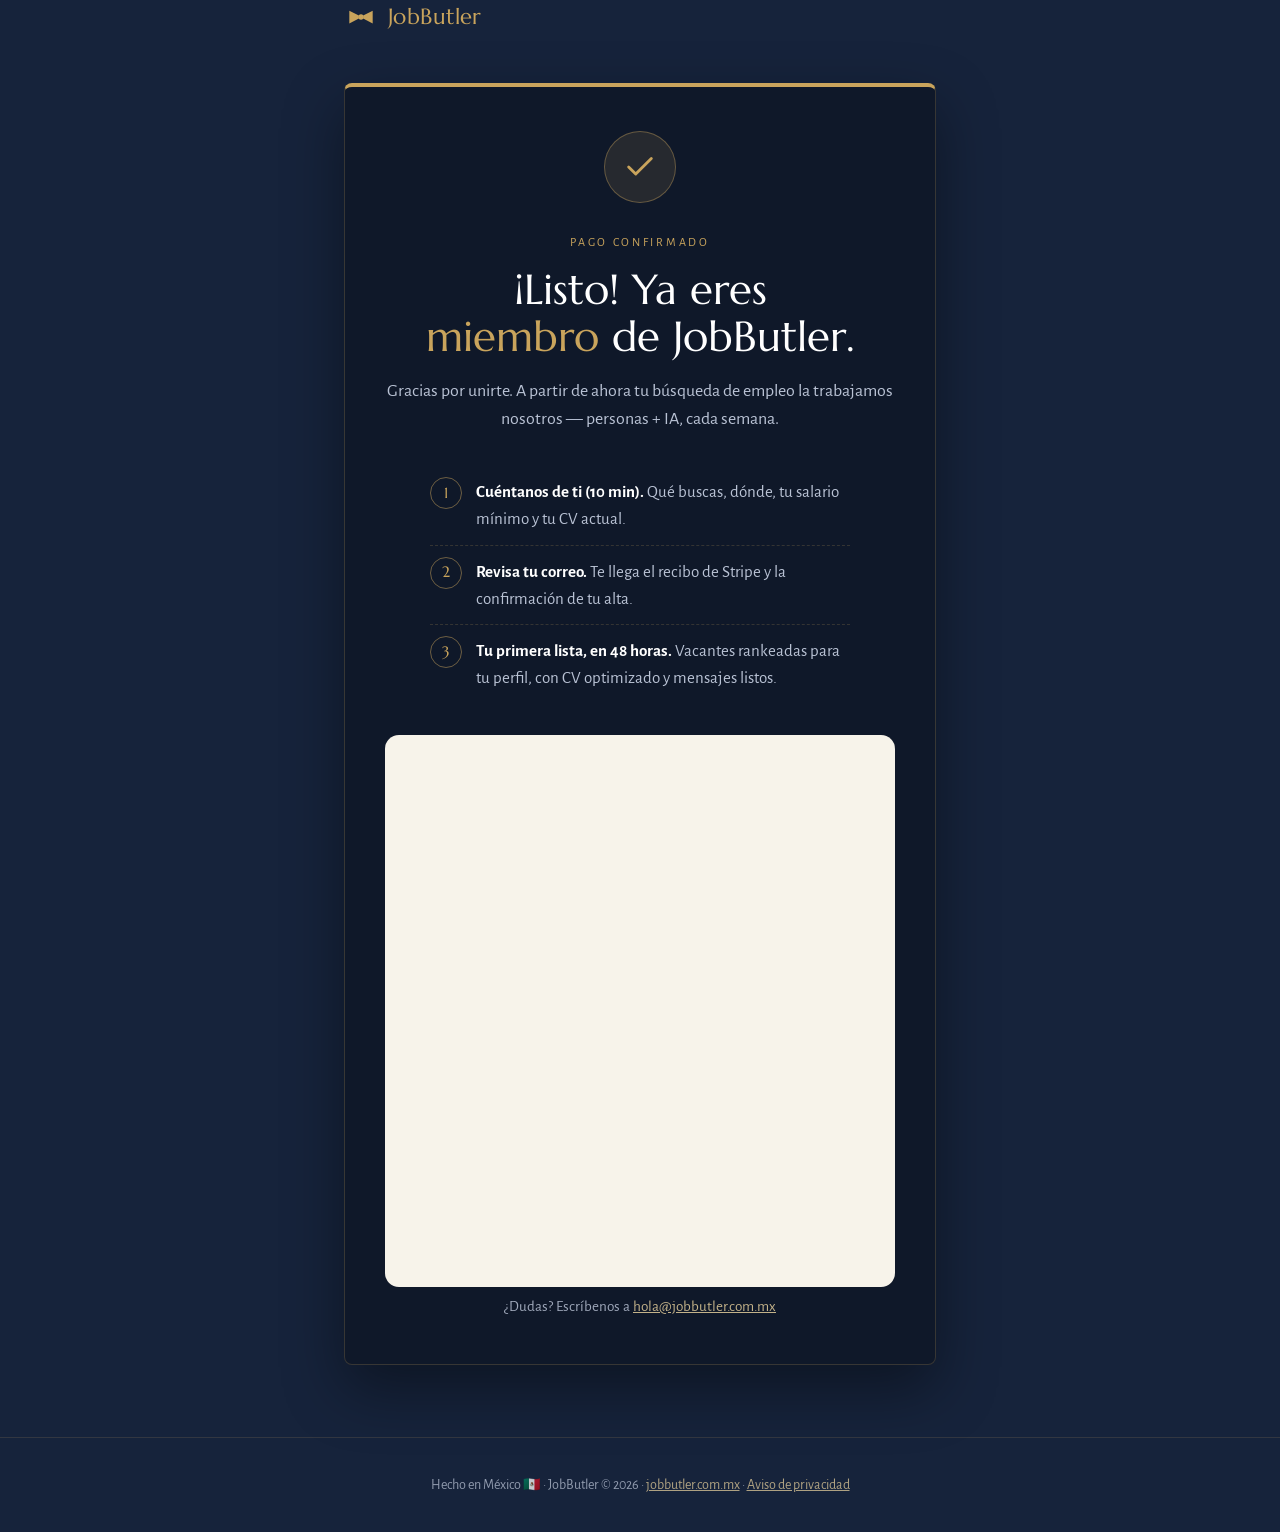
<file: gracias.html>
<!DOCTYPE html>
<html lang="es">
<head>
<meta charset="UTF-8">
<meta name="viewport" content="width=device-width, initial-scale=1.0">
<title>¡Bienvenido a JobButler! · Pago confirmado</title>
<meta name="description" content="Tu membresía JobButler está activa. Esto es lo que sigue.">
<meta name="robots" content="noindex,nofollow">
<link rel="canonical" href="https://jobbutler.com.mx/gracias">
<meta name="theme-color" content="#16233B">
<link rel="icon" href="data:image/svg+xml,%3Csvg xmlns='http://www.w3.org/2000/svg' viewBox='0 0 64 64'%3E%3Crect width='64' height='64' rx='12' fill='%2316233B'/%3E%3Cpath d='M14 22 L28 30 L28 34 L14 42 Z M50 22 L36 30 L36 34 L50 42 Z' fill='%23C9A45C'/%3E%3Ccircle cx='32' cy='32' r='4.5' fill='%23C9A45C'/%3E%3C/svg%3E">
<link rel="preconnect" href="https://fonts.googleapis.com">
<link rel="preconnect" href="https://fonts.gstatic.com" crossorigin>
<link href="https://fonts.googleapis.com/css2?family=Marcellus&family=Alegreya+Sans:ital,wght@0,400;0,500;0,700;1,400&display=swap" rel="stylesheet">
<!-- ============ Analytics JobButler ============ -->
<!-- Google Analytics 4 -->
<script async src="https://www.googletagmanager.com/gtag/js?id=G-FFX7Y2XMXC"></script>
<script>
  window.dataLayer = window.dataLayer || [];
  function gtag(){dataLayer.push(arguments);}
  gtag('js', new Date());
  gtag('config', 'G-FFX7Y2XMXC');
</script>
<!-- Meta Pixel -->
<script>
  !function(f,b,e,v,n,t,s){if(f.fbq)return;n=f.fbq=function(){n.callMethod?
  n.callMethod.apply(n,arguments):n.queue.push(arguments)};if(!f._fbq)f._fbq=n;
  n.push=n;n.loaded=!0;n.version='2.0';n.queue=[];t=b.createElement(e);t.async=!0;
  t.src=v;s=b.getElementsByTagName(e)[0];s.parentNode.insertBefore(t,s)}(window,
  document,'script','https://connect.facebook.net/en_US/fbevents.js');
  fbq('init', '1010331998433627');
  fbq('track', 'PageView');
</script>
<noscript><img height="1" width="1" style="display:none"
  src="https://www.facebook.com/tr?id=1010331998433627&ev=PageView&noscript=1"/></noscript>
<!-- Conversión: purchase — solo si venimos de un pago real de Stripe -->
<script>
  document.addEventListener('DOMContentLoaded', function () {
    var params = new URLSearchParams(window.location.search);
    var sessionId = params.get('session_id');
    // Stripe adjunta ?session_id=cs_... al redirigir tras el pago.
    // Sin ese parámetro (visita directa) NO contamos conversión.
    if (sessionId && sessionId.indexOf('cs_') === 0) {
      if (window.gtag) gtag('event', 'purchase', {
        transaction_id: sessionId,
        currency: 'MXN',
        value: 799,
        items: [{ item_name: 'Membresia JobButler', price: 799, quantity: 1 }]
      });
      // eventID = session_id → deduplica con la API de Conversiones (fase futura)
      if (window.fbq) fbq('track', 'Purchase',
        { currency: 'MXN', value: 799 },
        { eventID: sessionId });
    }
    // Higiene: una vez usado, quitar session_id de la URL para que no quede en el
    // historial ni viaje en hits posteriores. (El embed de Tally corre al parsear el
    // body — antes de DOMContentLoaded — así que ya lo capturó.)
    if (sessionId && window.history && history.replaceState) {
      history.replaceState(null, '', window.location.pathname);
    }
  });
</script>
<!-- ============ /Analytics JobButler ============ -->
<style>
  :root{
    --tinta:#16233B; --medianoche:#0F1829; --marfil:#F7F3EA;
    --oro:#C9A45C; --oro-palido:#E3CD9A; --niebla:#B9C2D4;
  }
  *{margin:0;padding:0;box-sizing:border-box}
  body{
    background:var(--tinta); color:var(--niebla);
    font-family:"Alegreya Sans",system-ui,sans-serif;
    font-size:17px; line-height:1.6; -webkit-font-smoothing:antialiased;
    min-height:100vh; display:flex; flex-direction:column;
  }
  h1{font-family:"Marcellus",serif;font-weight:400;color:#fff;text-wrap:balance}
  a{color:var(--oro-palido)}
  .wrap{max-width:640px;margin:0 auto;padding:0 24px;width:100%}
  nav{padding:22px 0}
  .brand{display:flex;align-items:center;gap:10px;text-decoration:none}
  .brand span{font-family:"Marcellus",serif;font-size:1.35rem;color:var(--oro);letter-spacing:.02em}
  main{flex:1;display:flex;align-items:center;padding-block:48px 72px}
  .card{
    background:var(--medianoche);border:1px solid rgba(201,164,92,.22);
    border-top:4px solid var(--oro);border-radius:8px;
    padding:44px 40px;text-align:center;width:100%;
    box-shadow:0 24px 60px rgba(0,0,0,.4);
    animation:servir .6s ease-out both;
  }
  @keyframes servir{from{opacity:0;transform:translateY(18px)}to{opacity:1;transform:none}}
  @media (prefers-reduced-motion:reduce){.card{animation:none}}
  .seal{
    width:72px;height:72px;border-radius:50%;margin:0 auto 24px;
    background:rgba(201,164,92,.12);border:1px solid rgba(201,164,92,.4);
    display:flex;align-items:center;justify-content:center;
  }
  .eyebrow{
    display:inline-block;font-size:.76rem;letter-spacing:.22em;text-transform:uppercase;
    color:var(--oro);margin-bottom:14px;
  }
  h1{font-size:clamp(1.9rem,4vw,2.6rem);line-height:1.14;margin-bottom:16px}
  h1 em{font-style:normal;color:var(--oro)}
  .lead{font-size:1.12rem;max-width:34em;margin:0 auto 32px}
  .pasos{text-align:left;max-width:420px;margin:0 auto 32px;list-style:none;counter-reset:p}
  .pasos li{
    position:relative;padding:12px 0 12px 46px;counter-increment:p;
    border-bottom:1px dashed rgba(201,164,92,.2);
  }
  .pasos li:last-child{border-bottom:0}
  .pasos li::before{
    content:counter(p);position:absolute;left:0;top:11px;
    width:30px;height:30px;border-radius:50%;
    border:1px solid rgba(201,164,92,.5);color:var(--oro);
    font-family:"Marcellus",serif;font-size:.95rem;
    display:flex;align-items:center;justify-content:center;
  }
  .pasos b{color:#fff;font-weight:700}
  .contacto{font-size:.95rem;opacity:.85;margin-top:8px}
  footer{padding:36px 0;border-top:1px solid rgba(201,164,92,.16);text-align:center}
  footer p{font-size:.88rem;opacity:.75}
</style>
</head>
<body>

<nav class="wrap">
  <a class="brand" href="/" aria-label="JobButler inicio">
    <svg width="34" height="34" viewBox="0 0 64 64" aria-hidden="true"><path d="M10 20 L28 29 L28 35 L10 44 Z M54 20 L36 29 L36 35 L54 44 Z" fill="#C9A45C"/><circle cx="32" cy="32" r="5" fill="#C9A45C"/></svg>
    <span>JobButler</span>
  </a>
</nav>

<main>
  <div class="wrap">
    <div class="card">
      <div class="seal" aria-hidden="true">
        <svg width="34" height="34" viewBox="0 0 24 24" fill="none" stroke="#C9A45C" stroke-width="2" stroke-linecap="round" stroke-linejoin="round"><path d="M20 6 L9 17 L4 12"/></svg>
      </div>
      <span class="eyebrow">Pago confirmado</span>
      <h1>¡Listo! Ya eres <em>miembro</em> de JobButler.</h1>
      <p class="lead">Gracias por unirte. A partir de ahora tu búsqueda de empleo la trabajamos nosotros — personas + IA, cada semana.</p>
      <ol class="pasos">
        <li><b>Cuéntanos de ti (10 min).</b> Qué buscas, dónde, tu salario mínimo y tu CV actual.</li>
        <li><b>Revisa tu correo.</b> Te llega el recibo de Stripe y la confirmación de tu alta.</li>
        <li><b>Tu primera lista, en 48 horas.</b> Vacantes rankeadas para tu perfil, con CV optimizado y mensajes listos.</li>
      </ol>

      <!-- TALLY-FORM-EMBED-START -->
      <!-- Cuestionario de onboarding. Para activarlo (ver docs/guia-tally-onboarding.md):
           reemplaza el valor 'TALLY_FORM_ID' de la línea `var FORM_ID` por el id real del form
           de Tally (el <ID> de https://tally.so/r/<ID>). Eso es TODO el cambio.
           El script inyecta ?session_id= (que Stripe deja en la URL) como campo oculto para
           amarrar cada respuesta con su pago. Mientras siga en 'TALLY_FORM_ID', se muestra el
           aviso interino de "te lo enviamos por correo" y no se carga ningún iframe. -->
      <div id="onboarding" style="margin:4px auto 8px">
        <p id="tally-fallback" class="contacto">
          Estamos preparando tu cuestionario de onboarding —
          <b>te lo enviamos por correo en las próximas horas</b>.
        </p>
      </div>
      <script>
        (function () {
          var FORM_ID = 'gDr8YO'; // Onboarding — Membresía JobButler (tally.so/r/gDr8YO)
          if (FORM_ID === 'TALLY_FORM_ID') return; // aún en placeholder: se deja el aviso por correo
          var sid = new URLSearchParams(window.location.search).get('session_id') || '';
          if (sid.indexOf('cs_') !== 0) sid = ''; // solo ids reales de Stripe Checkout (cs_...)
          // Sin transparentBackground: el form pinta su fondo blanco siempre.
          // (Con transparencia, Chrome bloquea iframes claros sobre página oscura
          // por mismatch de color-scheme y pinta un fondo opaco — form invisible.)
          var src = 'https://tally.so/embed/' + FORM_ID +
            '?alignLeft=1&hideTitle=1&dynamicHeight=1' +
            (sid ? '&session_id=' + encodeURIComponent(sid) : '');
          // createElement + setAttribute (nunca innerHTML con datos de la URL): sin riesgo XSS
          var host = document.getElementById('onboarding');
          host.textContent = '';
          // Fondo marfil: el form de Tally usa texto oscuro (transparentBackground=1),
          // sin esto sería invisible sobre la tarjeta azul marino.
          host.style.background = '#F7F3EA';
          host.style.borderRadius = '14px';
          host.style.padding = '22px 18px';
          host.style.textAlign = 'left';
          var frame = document.createElement('iframe');
          frame.setAttribute('data-tally-src', src);
          frame.setAttribute('loading', 'lazy');
          frame.setAttribute('width', '100%');
          frame.setAttribute('height', '500');
          frame.setAttribute('frameborder', '0');
          frame.setAttribute('title', 'Onboarding JobButler');
          frame.style.colorScheme = 'light'; // evita el mismatch dark/light de Chrome
          frame.style.borderRadius = '8px';
          host.appendChild(frame);
          var s = document.createElement('script');
          s.src = 'https://tally.so/widgets/embed.js';
          document.body.appendChild(s);
        })();
      </script>
      <!-- TALLY-FORM-EMBED-END -->

      <p class="contacto">¿Dudas? Escríbenos a <a href="mailto:hola@jobbutler.com.mx">hola@jobbutler.com.mx</a></p>
    </div>
  </div>
</main>

<footer>
  <div class="wrap">
    <p>Hecho en México 🇲🇽 · JobButler © 2026 · <a href="/">jobbutler.com.mx</a> · <a href="/privacidad">Aviso de privacidad</a></p>
  </div>
</footer>

</body>
</html>
</file>
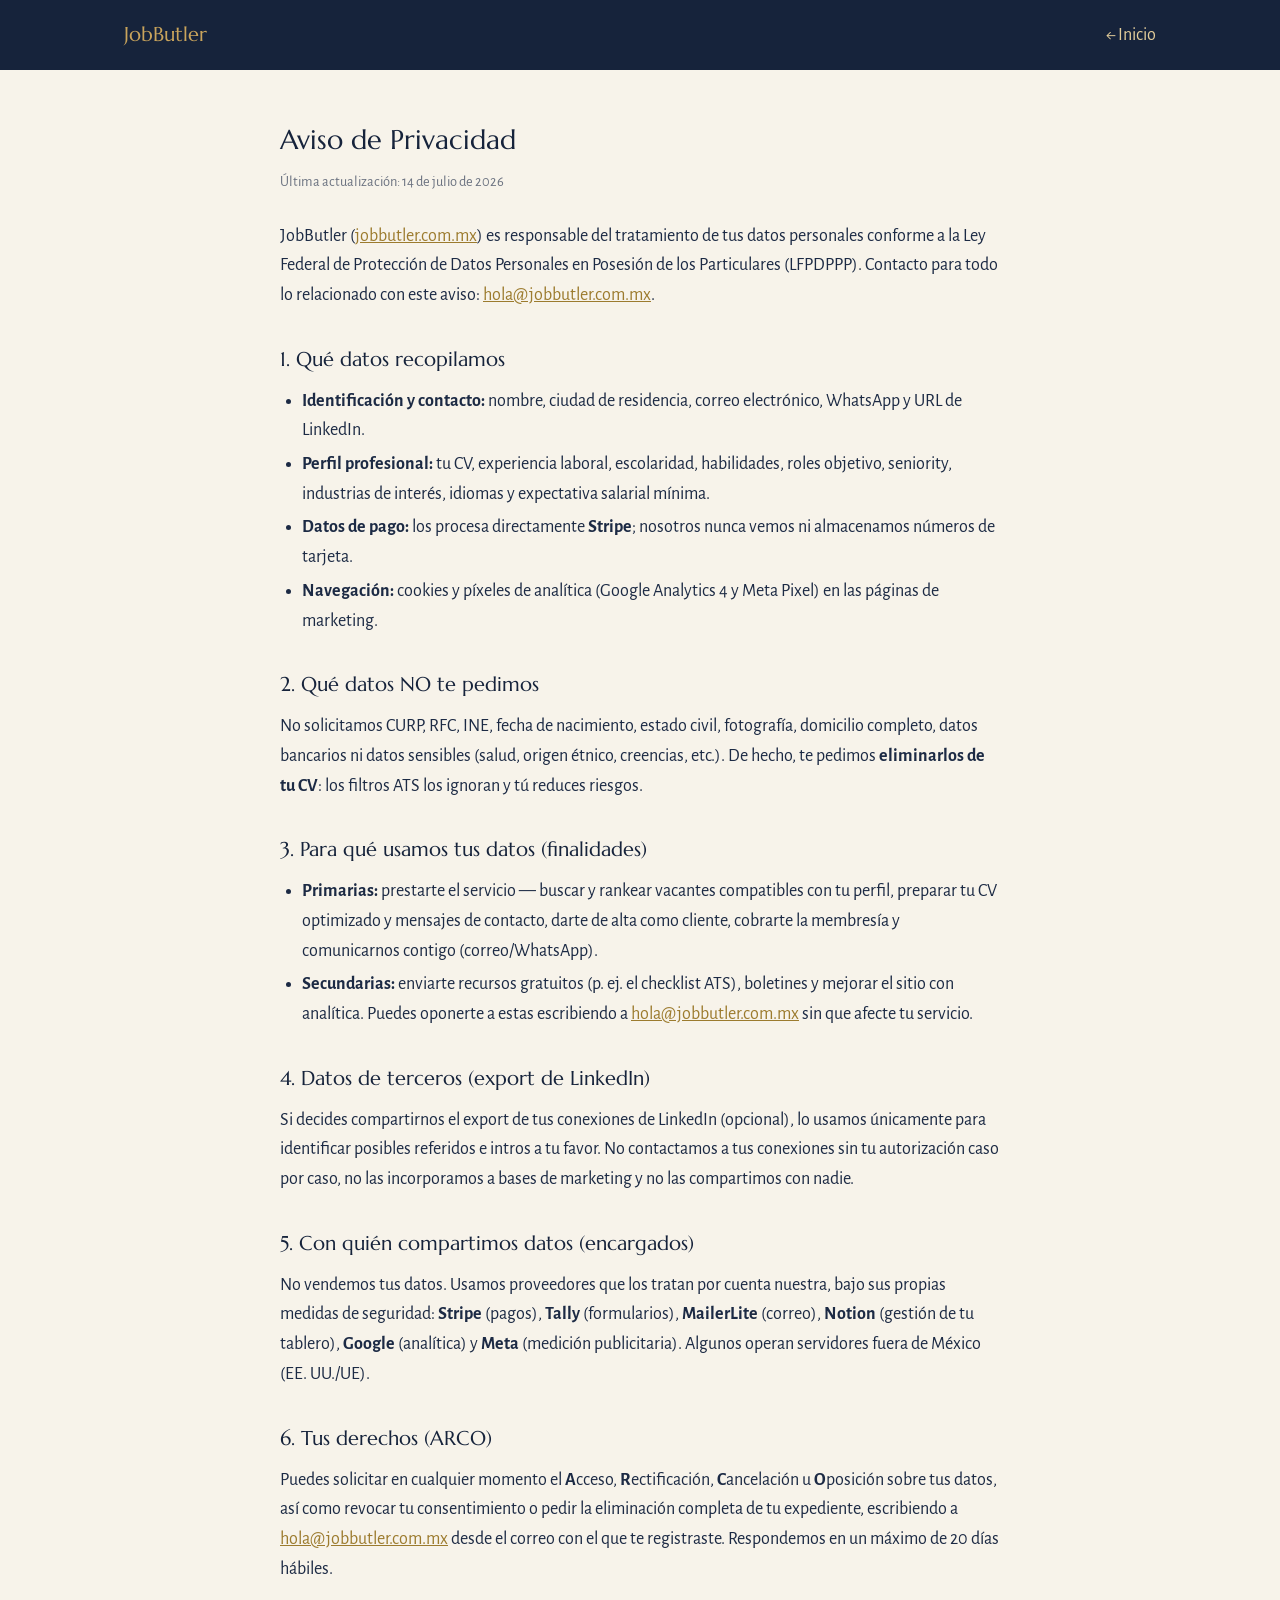
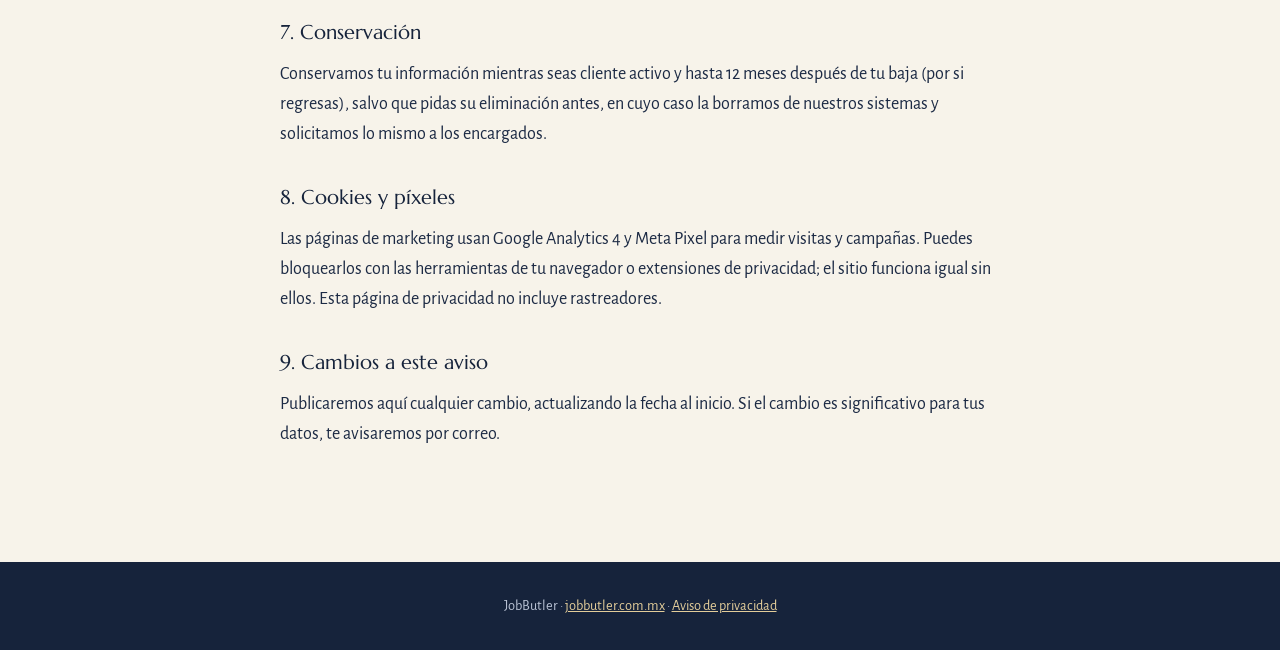
<file: privacidad.html>
<!DOCTYPE html>
<html lang="es">
<head>
<meta charset="UTF-8">
<meta name="viewport" content="width=device-width, initial-scale=1.0">
<title>Aviso de Privacidad | JobButler</title>
<meta name="description" content="Aviso de privacidad de JobButler: qué datos recopilamos, para qué los usamos, con quién los compartimos y cómo ejercer tus derechos ARCO.">
<link rel="canonical" href="https://jobbutler.com.mx/privacidad">
<meta property="og:title" content="Aviso de Privacidad | JobButler">
<meta property="og:description" content="Qué datos recopilamos, para qué los usamos y cómo ejercer tus derechos.">
<meta property="og:type" content="website">
<meta property="og:url" content="https://jobbutler.com.mx/privacidad">
<meta property="og:site_name" content="JobButler">
<meta property="og:locale" content="es_MX">
<link rel="icon" href="data:image/svg+xml,%3Csvg xmlns='http://www.w3.org/2000/svg' viewBox='0 0 64 64'%3E%3Crect width='64' height='64' rx='12' fill='%2316233B'/%3E%3Cpath d='M14 22 L28 30 L28 34 L14 42 Z M50 22 L36 30 L36 34 L50 42 Z' fill='%23C9A45C'/%3E%3Ccircle cx='32' cy='32' r='4.5' fill='%23C9A45C'/%3E%3C/svg%3E">
<link rel="preconnect" href="https://fonts.googleapis.com">
<link rel="preconnect" href="https://fonts.gstatic.com" crossorigin>
<link href="https://fonts.googleapis.com/css2?family=Marcellus&family=Alegreya+Sans:ital,wght@0,400;0,500;0,700;1,400&display=swap" rel="stylesheet">
<link rel="stylesheet" href="/blog/blog.css">
<!-- Sin GA4 ni Meta Pixel en esta página, a propósito: la página de privacidad no trackea. -->
<style>
  .aviso{max-width:720px;margin:0 auto;padding:48px 0 64px}
  .aviso h1{margin-bottom:6px}
  .aviso .updated{color:#6b7280;font-size:.9rem;margin-bottom:28px}
  .aviso h2{margin:32px 0 10px;font-size:1.25rem}
  .aviso p, .aviso li{line-height:1.65}
  .aviso ul{padding-left:22px;margin:8px 0}
  .aviso li{margin:4px 0}
</style>
</head>
<body>
<nav class="blognav"><div class="wrap"><a class="brand" href="/">JobButler</a><a href="/">← Inicio</a></div></nav>

<section class="wrap aviso">
  <h1>Aviso de Privacidad</h1>
  <p class="updated">Última actualización: 14 de julio de 2026</p>

  <p>JobButler (<a href="https://jobbutler.com.mx">jobbutler.com.mx</a>) es responsable del
  tratamiento de tus datos personales conforme a la Ley Federal de Protección de Datos
  Personales en Posesión de los Particulares (LFPDPPP). Contacto para todo lo relacionado
  con este aviso: <a href="mailto:hola@jobbutler.com.mx">hola@jobbutler.com.mx</a>.</p>

  <h2>1. Qué datos recopilamos</h2>
  <ul>
    <li><b>Identificación y contacto:</b> nombre, ciudad de residencia, correo electrónico, WhatsApp y URL de LinkedIn.</li>
    <li><b>Perfil profesional:</b> tu CV, experiencia laboral, escolaridad, habilidades, roles objetivo, seniority, industrias de interés, idiomas y expectativa salarial mínima.</li>
    <li><b>Datos de pago:</b> los procesa directamente <b>Stripe</b>; nosotros nunca vemos ni almacenamos números de tarjeta.</li>
    <li><b>Navegación:</b> cookies y píxeles de analítica (Google Analytics 4 y Meta Pixel) en las páginas de marketing.</li>
  </ul>

  <h2>2. Qué datos NO te pedimos</h2>
  <p>No solicitamos CURP, RFC, INE, fecha de nacimiento, estado civil, fotografía, domicilio
  completo, datos bancarios ni datos sensibles (salud, origen étnico, creencias, etc.).
  De hecho, te pedimos <b>eliminarlos de tu CV</b>: los filtros ATS los ignoran y tú reduces riesgos.</p>

  <h2>3. Para qué usamos tus datos (finalidades)</h2>
  <ul>
    <li><b>Primarias:</b> prestarte el servicio — buscar y rankear vacantes compatibles con tu perfil, preparar tu CV optimizado y mensajes de contacto, darte de alta como cliente, cobrarte la membresía y comunicarnos contigo (correo/WhatsApp).</li>
    <li><b>Secundarias:</b> enviarte recursos gratuitos (p. ej. el checklist ATS), boletines y mejorar el sitio con analítica. Puedes oponerte a estas escribiendo a <a href="mailto:hola@jobbutler.com.mx">hola@jobbutler.com.mx</a> sin que afecte tu servicio.</li>
  </ul>

  <h2>4. Datos de terceros (export de LinkedIn)</h2>
  <p>Si decides compartirnos el export de tus conexiones de LinkedIn (opcional), lo usamos
  únicamente para identificar posibles referidos e intros a tu favor. No contactamos a tus
  conexiones sin tu autorización caso por caso, no las incorporamos a bases de marketing y
  no las compartimos con nadie.</p>

  <h2>5. Con quién compartimos datos (encargados)</h2>
  <p>No vendemos tus datos. Usamos proveedores que los tratan por cuenta nuestra, bajo sus
  propias medidas de seguridad: <b>Stripe</b> (pagos), <b>Tally</b> (formularios),
  <b>MailerLite</b> (correo), <b>Notion</b> (gestión de tu tablero), <b>Google</b>
  (analítica) y <b>Meta</b> (medición publicitaria). Algunos operan servidores fuera de
  México (EE. UU./UE).</p>

  <h2>6. Tus derechos (ARCO)</h2>
  <p>Puedes solicitar en cualquier momento el <b>A</b>cceso, <b>R</b>ectificación,
  <b>C</b>ancelación u <b>O</b>posición sobre tus datos, así como revocar tu
  consentimiento o pedir la eliminación completa de tu expediente, escribiendo a
  <a href="mailto:hola@jobbutler.com.mx">hola@jobbutler.com.mx</a> desde el correo con el
  que te registraste. Respondemos en un máximo de 20 días hábiles.</p>

  <h2>7. Conservación</h2>
  <p>Conservamos tu información mientras seas cliente activo y hasta 12 meses después de tu
  baja (por si regresas), salvo que pidas su eliminación antes, en cuyo caso la borramos de
  nuestros sistemas y solicitamos lo mismo a los encargados.</p>

  <h2>8. Cookies y píxeles</h2>
  <p>Las páginas de marketing usan Google Analytics 4 y Meta Pixel para medir visitas y
  campañas. Puedes bloquearlos con las herramientas de tu navegador o extensiones de
  privacidad; el sitio funciona igual sin ellos. Esta página de privacidad no incluye
  rastreadores.</p>

  <h2>9. Cambios a este aviso</h2>
  <p>Publicaremos aquí cualquier cambio, actualizando la fecha al inicio. Si el cambio es
  significativo para tus datos, te avisaremos por correo.</p>
</section>

<footer class="blogfoot"><div class="wrap">JobButler · <a href="/">jobbutler.com.mx</a> · <a href="/privacidad">Aviso de privacidad</a></div></footer>
</body>
</html>
</file>
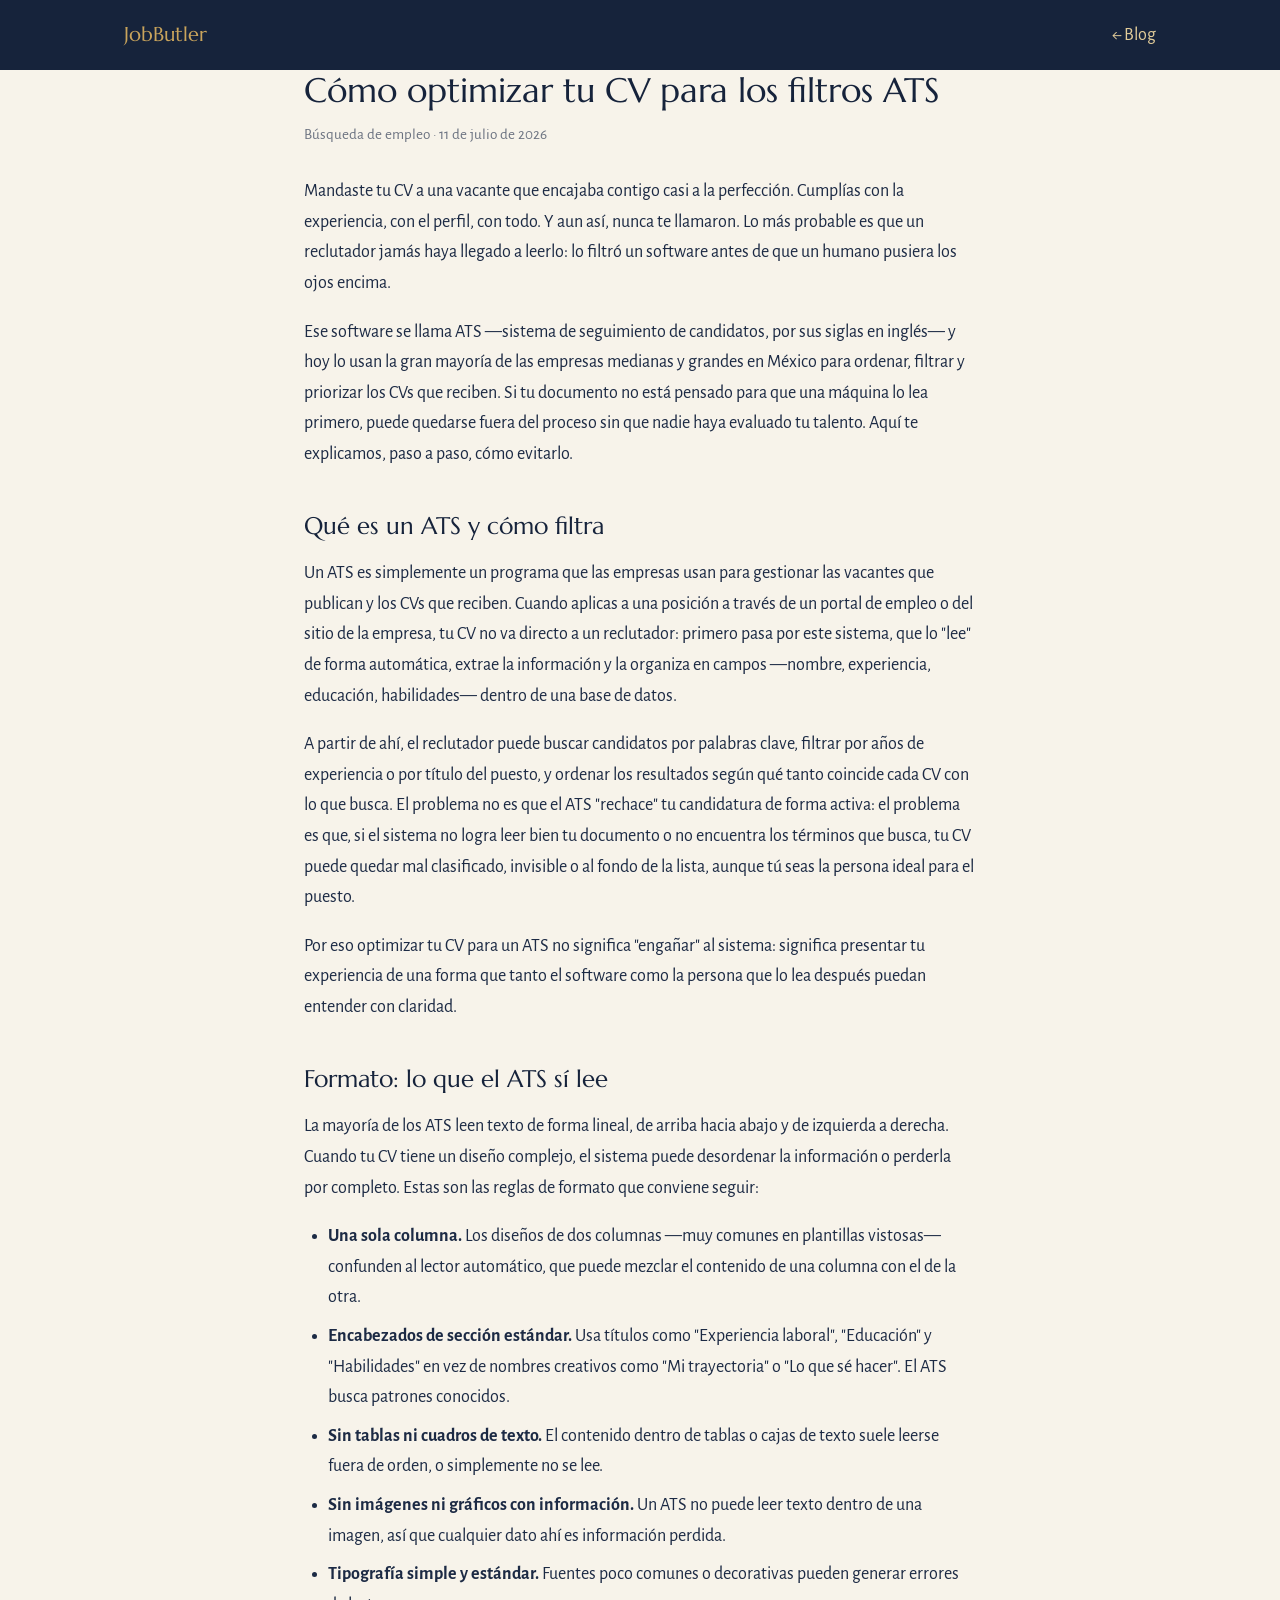
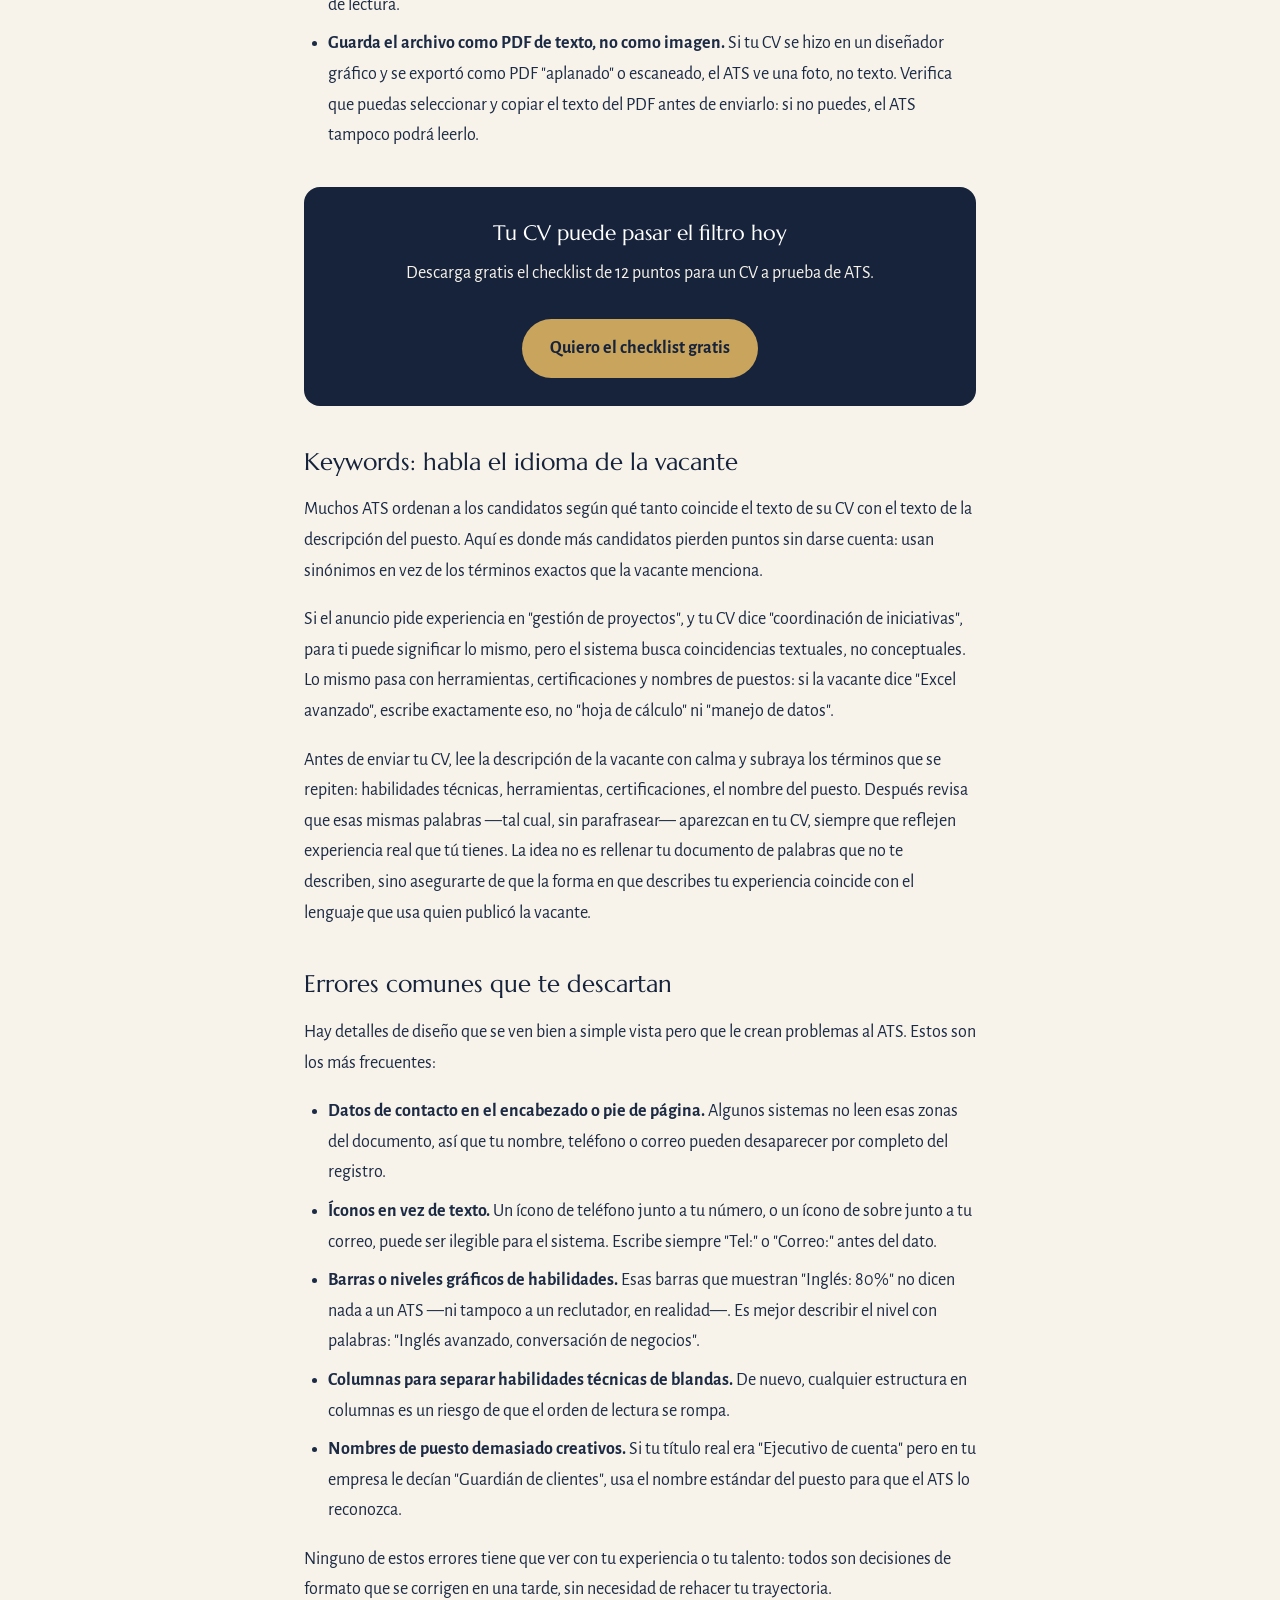
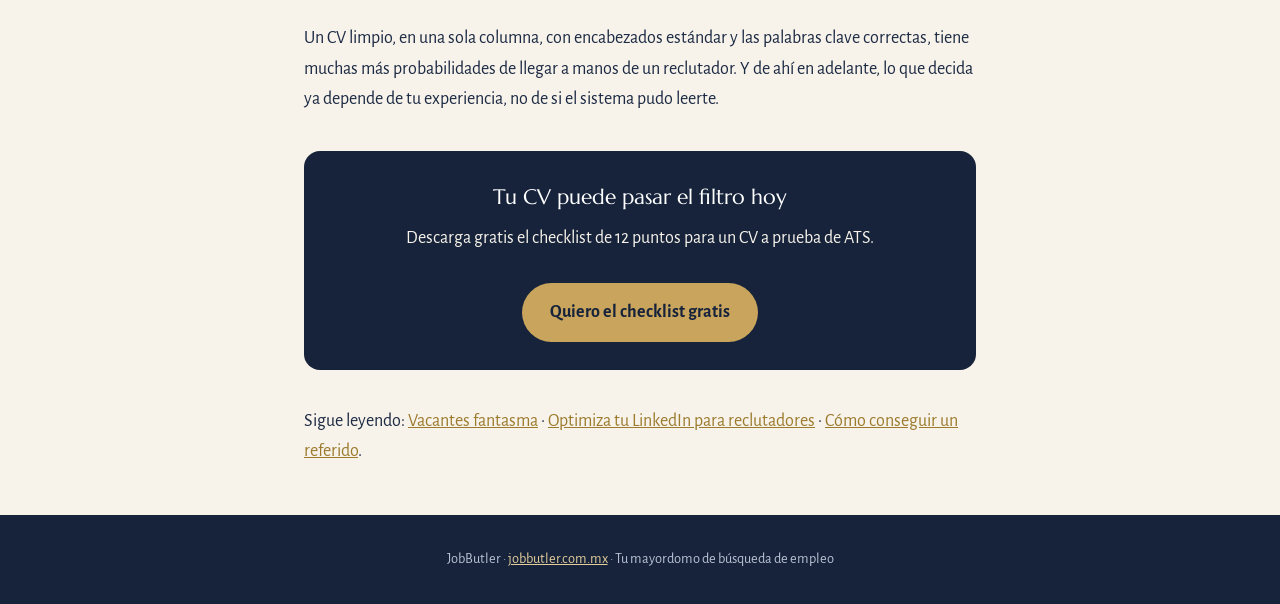
<file: blog/como-optimizar-cv-ats.html>
<!DOCTYPE html>
<html lang="es">
<head>
<meta charset="UTF-8">
<meta name="viewport" content="width=device-width, initial-scale=1.0">
<title>Cómo optimizar tu CV para los filtros ATS | JobButler</title>
<meta name="description" content="Guía para que tu CV pase los filtros ATS: formato, keywords y errores comunes. Incluye checklist gratis descargable.">
<link rel="canonical" href="https://jobbutler.com.mx/blog/como-optimizar-cv-ats">
<meta property="og:title" content="Cómo optimizar tu CV para los filtros ATS">
<meta property="og:description" content="Formato, keywords y errores comunes para que tu CV pase los filtros ATS.">
<meta property="og:type" content="article">
<meta property="og:url" content="https://jobbutler.com.mx/blog/como-optimizar-cv-ats">
<meta property="og:site_name" content="JobButler">
<meta property="og:locale" content="es_MX">
<meta property="og:image" content="https://jobbutler.com.mx/og-image.png">
<meta name="twitter:card" content="summary_large_image">
<link rel="icon" href="data:image/svg+xml,%3Csvg xmlns='http://www.w3.org/2000/svg' viewBox='0 0 64 64'%3E%3Crect width='64' height='64' rx='12' fill='%2316233B'/%3E%3Cpath d='M14 22 L28 30 L28 34 L14 42 Z M50 22 L36 30 L36 34 L50 42 Z' fill='%23C9A45C'/%3E%3Ccircle cx='32' cy='32' r='4.5' fill='%23C9A45C'/%3E%3C/svg%3E">
<link rel="preconnect" href="https://fonts.googleapis.com">
<link rel="preconnect" href="https://fonts.gstatic.com" crossorigin>
<link href="https://fonts.googleapis.com/css2?family=Marcellus&family=Alegreya+Sans:ital,wght@0,400;0,500;0,700;1,400&display=swap" rel="stylesheet">
<link rel="stylesheet" href="/blog/blog.css">
<script type="application/ld+json">
{"@context":"https://schema.org","@type":"Article",
"headline":"Cómo optimizar tu CV para los filtros ATS",
"author":{"@type":"Organization","name":"JobButler"},
"publisher":{"@type":"Organization","name":"JobButler","logo":{"@type":"ImageObject","url":"https://jobbutler.com.mx/og-image.png"}},
"datePublished":"2026-07-11","dateModified":"2026-07-11",
"mainEntityOfPage":"https://jobbutler.com.mx/blog/como-optimizar-cv-ats",
"inLanguage":"es-MX"}
</script>
<!-- ============ Analytics JobButler ============ -->
<!-- Google Analytics 4 -->
<script async src="https://www.googletagmanager.com/gtag/js?id=G-FFX7Y2XMXC"></script>
<script>
  window.dataLayer = window.dataLayer || [];
  function gtag(){dataLayer.push(arguments);}
  gtag('js', new Date());
  gtag('config', 'G-FFX7Y2XMXC');
</script>
<!-- Meta Pixel -->
<script>
  !function(f,b,e,v,n,t,s){if(f.fbq)return;n=f.fbq=function(){n.callMethod?
  n.callMethod.apply(n,arguments):n.queue.push(arguments)};if(!f._fbq)f._fbq=n;
  n.push=n;n.loaded=!0;n.version='2.0';n.queue=[];t=b.createElement(e);t.async=!0;
  t.src=v;s=b.getElementsByTagName(e)[0];s.parentNode.insertBefore(t,s)}(window,
  document,'script','https://connect.facebook.net/en_US/fbevents.js');
  fbq('init', '1010331998433627');
  fbq('track', 'PageView');
</script>
<noscript><img height="1" width="1" style="display:none"
  src="https://www.facebook.com/tr?id=1010331998433627&ev=PageView&noscript=1"/></noscript>
<!-- Eventos del embudo -->
<script>
  document.addEventListener('DOMContentLoaded', function () {
    document.querySelectorAll('a[href*="buy.stripe.com"]').forEach(function (el) {
      el.addEventListener('click', function () {
        if (window.gtag) gtag('event', 'begin_checkout', {
          currency: 'MXN', value: 799,
          items: [{ item_name: 'Membresia JobButler' }]
        });
        if (window.fbq) fbq('track', 'InitiateCheckout', { currency: 'MXN', value: 799 });
      });
    });
    document.querySelectorAll('a[href*="/checklist"]').forEach(function (el) {
      el.addEventListener('click', function () {
        if (window.gtag) gtag('event', 'generate_lead', { item_name: 'Checklist ATS' });
        if (window.fbq) fbq('track', 'Lead', { content_name: 'Checklist ATS' });
      });
    });
  });
</script>
<!-- ============ /Analytics JobButler ============ -->
</head>
<body>
<nav class="blognav"><div class="wrap"><a class="brand" href="/">JobButler</a><a href="/blog/">← Blog</a></div></nav>
<article class="wrap">
  <h1>Cómo optimizar tu CV para los filtros ATS</h1>
  <p class="meta">Búsqueda de empleo · 11 de julio de 2026</p>

  <p>Mandaste tu CV a una vacante que encajaba contigo casi a la perfección. Cumplías con la experiencia, con el perfil, con todo. Y aun así, nunca te llamaron. Lo más probable es que un reclutador jamás haya llegado a leerlo: lo filtró un software antes de que un humano pusiera los ojos encima.</p>

  <p>Ese software se llama ATS —sistema de seguimiento de candidatos, por sus siglas en inglés— y hoy lo usan la gran mayoría de las empresas medianas y grandes en México para ordenar, filtrar y priorizar los CVs que reciben. Si tu documento no está pensado para que una máquina lo lea primero, puede quedarse fuera del proceso sin que nadie haya evaluado tu talento. Aquí te explicamos, paso a paso, cómo evitarlo.</p>

  <h2>Qué es un ATS y cómo filtra</h2>
  <p>Un ATS es simplemente un programa que las empresas usan para gestionar las vacantes que publican y los CVs que reciben. Cuando aplicas a una posición a través de un portal de empleo o del sitio de la empresa, tu CV no va directo a un reclutador: primero pasa por este sistema, que lo "lee" de forma automática, extrae la información y la organiza en campos —nombre, experiencia, educación, habilidades— dentro de una base de datos.</p>
  <p>A partir de ahí, el reclutador puede buscar candidatos por palabras clave, filtrar por años de experiencia o por título del puesto, y ordenar los resultados según qué tanto coincide cada CV con lo que busca. El problema no es que el ATS "rechace" tu candidatura de forma activa: el problema es que, si el sistema no logra leer bien tu documento o no encuentra los términos que busca, tu CV puede quedar mal clasificado, invisible o al fondo de la lista, aunque tú seas la persona ideal para el puesto.</p>
  <p>Por eso optimizar tu CV para un ATS no significa "engañar" al sistema: significa presentar tu experiencia de una forma que tanto el software como la persona que lo lea después puedan entender con claridad.</p>

  <h2>Formato: lo que el ATS sí lee</h2>
  <p>La mayoría de los ATS leen texto de forma lineal, de arriba hacia abajo y de izquierda a derecha. Cuando tu CV tiene un diseño complejo, el sistema puede desordenar la información o perderla por completo. Estas son las reglas de formato que conviene seguir:</p>
  <ul>
    <li><strong>Una sola columna.</strong> Los diseños de dos columnas —muy comunes en plantillas vistosas— confunden al lector automático, que puede mezclar el contenido de una columna con el de la otra.</li>
    <li><strong>Encabezados de sección estándar.</strong> Usa títulos como "Experiencia laboral", "Educación" y "Habilidades" en vez de nombres creativos como "Mi trayectoria" o "Lo que sé hacer". El ATS busca patrones conocidos.</li>
    <li><strong>Sin tablas ni cuadros de texto.</strong> El contenido dentro de tablas o cajas de texto suele leerse fuera de orden, o simplemente no se lee.</li>
    <li><strong>Sin imágenes ni gráficos con información.</strong> Un ATS no puede leer texto dentro de una imagen, así que cualquier dato ahí es información perdida.</li>
    <li><strong>Tipografía simple y estándar.</strong> Fuentes poco comunes o decorativas pueden generar errores de lectura.</li>
    <li><strong>Guarda el archivo como PDF de texto, no como imagen.</strong> Si tu CV se hizo en un diseñador gráfico y se exportó como PDF "aplanado" o escaneado, el ATS ve una foto, no texto. Verifica que puedas seleccionar y copiar el texto del PDF antes de enviarlo: si no puedes, el ATS tampoco podrá leerlo.</li>
  </ul>

  <div class="cta-box">
    <h3>Tu CV puede pasar el filtro hoy</h3>
    <p>Descarga gratis el checklist de 12 puntos para un CV a prueba de ATS.</p>
    <a class="cta-btn" href="/checklist">Quiero el checklist gratis</a>
  </div>

  <h2>Keywords: habla el idioma de la vacante</h2>
  <p>Muchos ATS ordenan a los candidatos según qué tanto coincide el texto de su CV con el texto de la descripción del puesto. Aquí es donde más candidatos pierden puntos sin darse cuenta: usan sinónimos en vez de los términos exactos que la vacante menciona.</p>
  <p>Si el anuncio pide experiencia en "gestión de proyectos", y tu CV dice "coordinación de iniciativas", para ti puede significar lo mismo, pero el sistema busca coincidencias textuales, no conceptuales. Lo mismo pasa con herramientas, certificaciones y nombres de puestos: si la vacante dice "Excel avanzado", escribe exactamente eso, no "hoja de cálculo" ni "manejo de datos".</p>
  <p>Antes de enviar tu CV, lee la descripción de la vacante con calma y subraya los términos que se repiten: habilidades técnicas, herramientas, certificaciones, el nombre del puesto. Después revisa que esas mismas palabras —tal cual, sin parafrasear— aparezcan en tu CV, siempre que reflejen experiencia real que tú tienes. La idea no es rellenar tu documento de palabras que no te describen, sino asegurarte de que la forma en que describes tu experiencia coincide con el lenguaje que usa quien publicó la vacante.</p>

  <h2>Errores comunes que te descartan</h2>
  <p>Hay detalles de diseño que se ven bien a simple vista pero que le crean problemas al ATS. Estos son los más frecuentes:</p>
  <ul>
    <li><strong>Datos de contacto en el encabezado o pie de página.</strong> Algunos sistemas no leen esas zonas del documento, así que tu nombre, teléfono o correo pueden desaparecer por completo del registro.</li>
    <li><strong>Íconos en vez de texto.</strong> Un ícono de teléfono junto a tu número, o un ícono de sobre junto a tu correo, puede ser ilegible para el sistema. Escribe siempre "Tel:" o "Correo:" antes del dato.</li>
    <li><strong>Barras o niveles gráficos de habilidades.</strong> Esas barras que muestran "Inglés: 80%" no dicen nada a un ATS —ni tampoco a un reclutador, en realidad—. Es mejor describir el nivel con palabras: "Inglés avanzado, conversación de negocios".</li>
    <li><strong>Columnas para separar habilidades técnicas de blandas.</strong> De nuevo, cualquier estructura en columnas es un riesgo de que el orden de lectura se rompa.</li>
    <li><strong>Nombres de puesto demasiado creativos.</strong> Si tu título real era "Ejecutivo de cuenta" pero en tu empresa le decían "Guardián de clientes", usa el nombre estándar del puesto para que el ATS lo reconozca.</li>
  </ul>
  <p>Ninguno de estos errores tiene que ver con tu experiencia o tu talento: todos son decisiones de formato que se corrigen en una tarde, sin necesidad de rehacer tu trayectoria.</p>

  <p>Un CV limpio, en una sola columna, con encabezados estándar y las palabras clave correctas, tiene muchas más probabilidades de llegar a manos de un reclutador. Y de ahí en adelante, lo que decida ya depende de tu experiencia, no de si el sistema pudo leerte.</p>

  <div class="cta-box">
    <h3>Tu CV puede pasar el filtro hoy</h3>
    <p>Descarga gratis el checklist de 12 puntos para un CV a prueba de ATS.</p>
    <a class="cta-btn" href="/checklist">Quiero el checklist gratis</a>
  </div>

  <p>Sigue leyendo: <a href="/blog/vacantes-fantasma">Vacantes fantasma</a> ·
     <a href="/blog/optimizar-linkedin">Optimiza tu LinkedIn para reclutadores</a> ·
     <a href="/blog/conseguir-referido-vacante">Cómo conseguir un referido</a>.</p>
</article>
<footer class="blogfoot"><div class="wrap">JobButler · <a href="/">jobbutler.com.mx</a> · Tu mayordomo de búsqueda de empleo</div></footer>
</body>
</html>
</file>
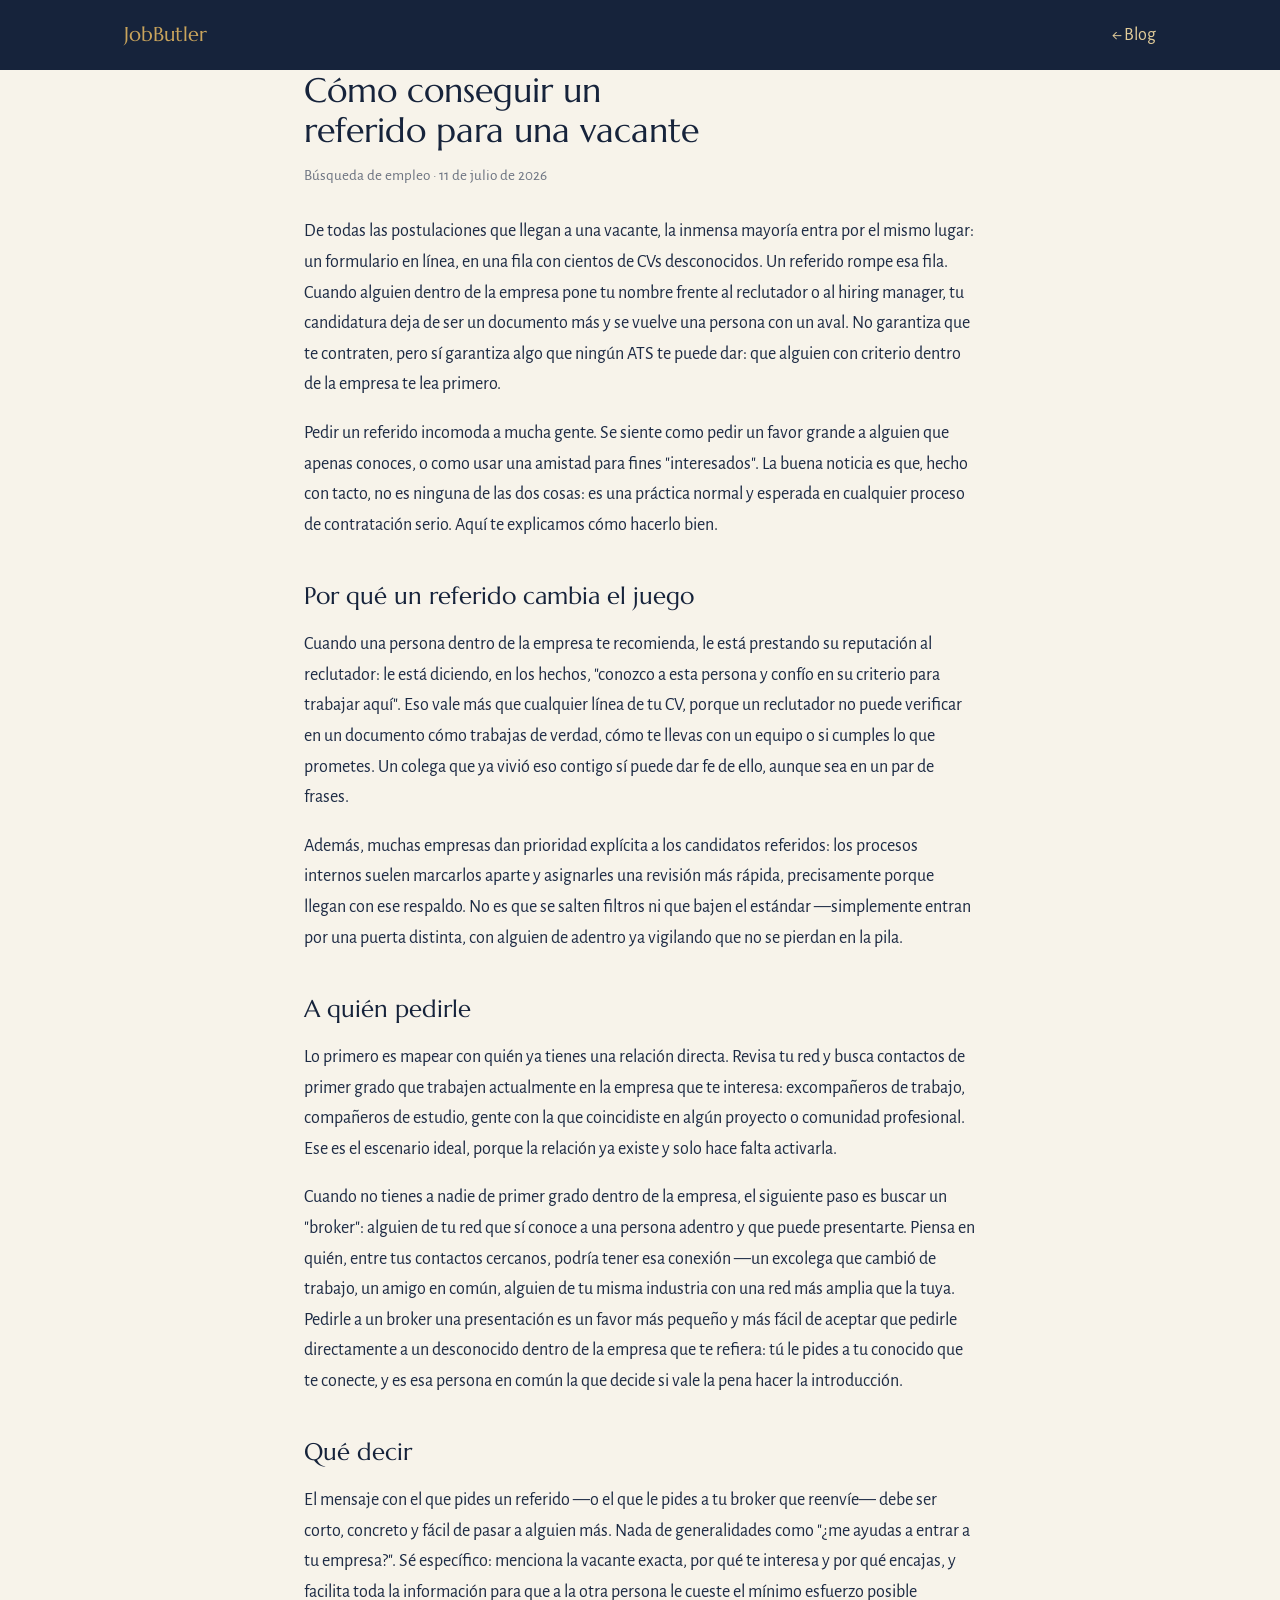
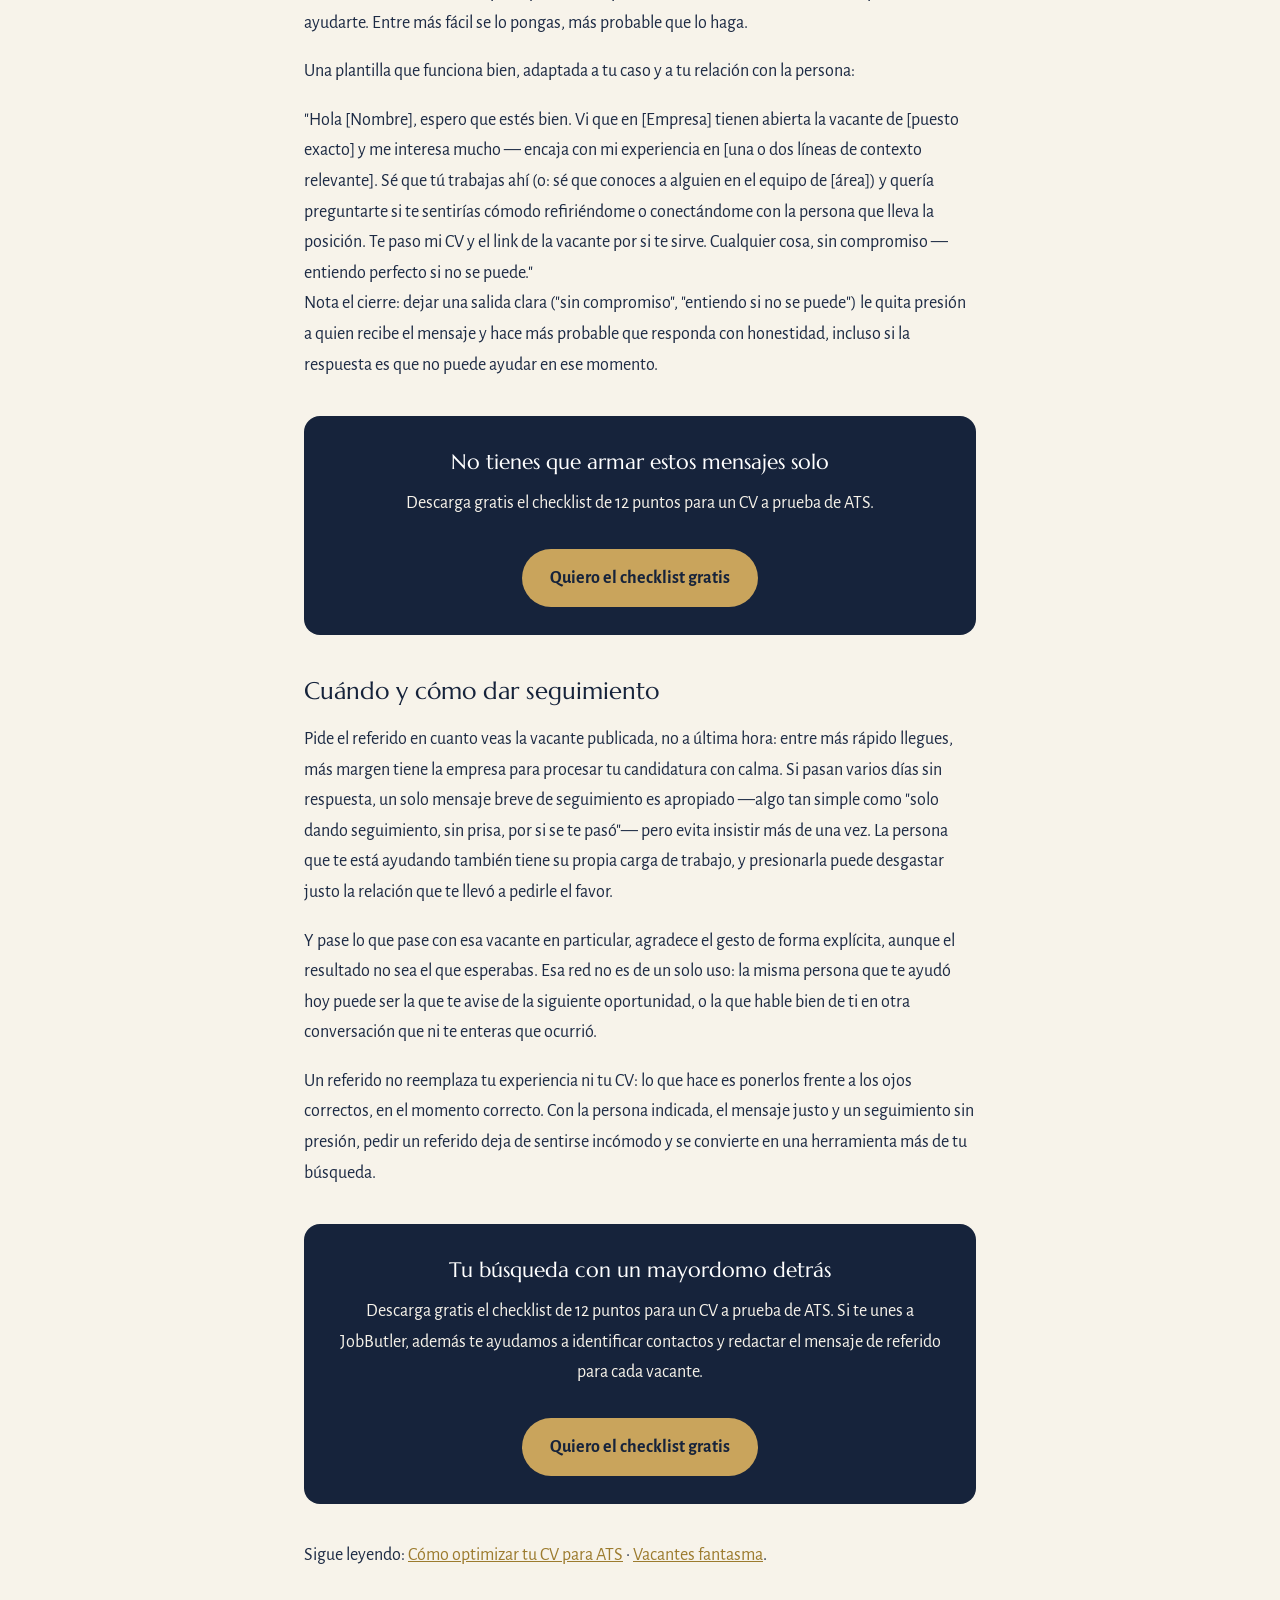
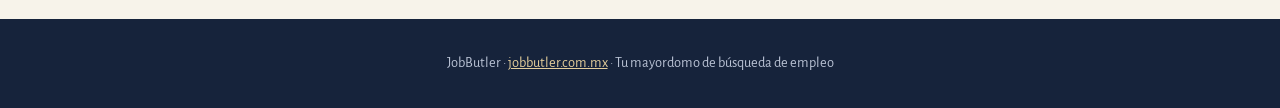
<file: blog/conseguir-referido-vacante.html>
<!DOCTYPE html>
<html lang="es">
<head>
<meta charset="UTF-8">
<meta name="viewport" content="width=device-width, initial-scale=1.0">
<title>Cómo conseguir un referido para una vacante | JobButler</title>
<meta name="description" content="Cómo pedir un referido (warm intro) sin ser incómodo: a quién contactar, qué decir y cuándo, para destacar en tu postulación.">
<link rel="canonical" href="https://jobbutler.com.mx/blog/conseguir-referido-vacante">
<meta property="og:title" content="Cómo conseguir un referido para una vacante">
<meta property="og:description" content="A quién contactar, qué decir y cuándo, para conseguir un referido sin ser incómodo.">
<meta property="og:type" content="article">
<meta property="og:url" content="https://jobbutler.com.mx/blog/conseguir-referido-vacante">
<meta property="og:site_name" content="JobButler">
<meta property="og:locale" content="es_MX">
<meta property="og:image" content="https://jobbutler.com.mx/og-image.png">
<meta name="twitter:card" content="summary_large_image">
<link rel="icon" href="data:image/svg+xml,%3Csvg xmlns='http://www.w3.org/2000/svg' viewBox='0 0 64 64'%3E%3Crect width='64' height='64' rx='12' fill='%2316233B'/%3E%3Cpath d='M14 22 L28 30 L28 34 L14 42 Z M50 22 L36 30 L36 34 L50 42 Z' fill='%23C9A45C'/%3E%3Ccircle cx='32' cy='32' r='4.5' fill='%23C9A45C'/%3E%3C/svg%3E">
<link rel="preconnect" href="https://fonts.googleapis.com">
<link rel="preconnect" href="https://fonts.gstatic.com" crossorigin>
<link href="https://fonts.googleapis.com/css2?family=Marcellus&family=Alegreya+Sans:ital,wght@0,400;0,500;0,700;1,400&display=swap" rel="stylesheet">
<link rel="stylesheet" href="/blog/blog.css">
<script type="application/ld+json">
{"@context":"https://schema.org","@type":"Article",
"headline":"Cómo conseguir un referido para una vacante",
"author":{"@type":"Organization","name":"JobButler"},
"publisher":{"@type":"Organization","name":"JobButler","logo":{"@type":"ImageObject","url":"https://jobbutler.com.mx/og-image.png"}},
"datePublished":"2026-07-11","dateModified":"2026-07-11",
"mainEntityOfPage":"https://jobbutler.com.mx/blog/conseguir-referido-vacante",
"inLanguage":"es-MX"}
</script>
<!-- ============ Analytics JobButler ============ -->
<!-- Google Analytics 4 -->
<script async src="https://www.googletagmanager.com/gtag/js?id=G-FFX7Y2XMXC"></script>
<script>
  window.dataLayer = window.dataLayer || [];
  function gtag(){dataLayer.push(arguments);}
  gtag('js', new Date());
  gtag('config', 'G-FFX7Y2XMXC');
</script>
<!-- Meta Pixel -->
<script>
  !function(f,b,e,v,n,t,s){if(f.fbq)return;n=f.fbq=function(){n.callMethod?
  n.callMethod.apply(n,arguments):n.queue.push(arguments)};if(!f._fbq)f._fbq=n;
  n.push=n;n.loaded=!0;n.version='2.0';n.queue=[];t=b.createElement(e);t.async=!0;
  t.src=v;s=b.getElementsByTagName(e)[0];s.parentNode.insertBefore(t,s)}(window,
  document,'script','https://connect.facebook.net/en_US/fbevents.js');
  fbq('init', '1010331998433627');
  fbq('track', 'PageView');
</script>
<noscript><img height="1" width="1" style="display:none"
  src="https://www.facebook.com/tr?id=1010331998433627&ev=PageView&noscript=1"/></noscript>
<!-- Eventos del embudo -->
<script>
  document.addEventListener('DOMContentLoaded', function () {
    document.querySelectorAll('a[href*="buy.stripe.com"]').forEach(function (el) {
      el.addEventListener('click', function () {
        if (window.gtag) gtag('event', 'begin_checkout', {
          currency: 'MXN', value: 799,
          items: [{ item_name: 'Membresia JobButler' }]
        });
        if (window.fbq) fbq('track', 'InitiateCheckout', { currency: 'MXN', value: 799 });
      });
    });
    document.querySelectorAll('a[href*="/checklist"]').forEach(function (el) {
      el.addEventListener('click', function () {
        if (window.gtag) gtag('event', 'generate_lead', { item_name: 'Checklist ATS' });
        if (window.fbq) fbq('track', 'Lead', { content_name: 'Checklist ATS' });
      });
    });
  });
</script>
<!-- ============ /Analytics JobButler ============ -->
</head>
<body>
<nav class="blognav"><div class="wrap"><a class="brand" href="/">JobButler</a><a href="/blog/">← Blog</a></div></nav>
<article class="wrap">
  <h1>Cómo conseguir un referido para una vacante</h1>
  <p class="meta">Búsqueda de empleo · 11 de julio de 2026</p>

  <p>De todas las postulaciones que llegan a una vacante, la inmensa mayoría entra por el mismo lugar: un formulario en línea, en una fila con cientos de CVs desconocidos. Un referido rompe esa fila. Cuando alguien dentro de la empresa pone tu nombre frente al reclutador o al hiring manager, tu candidatura deja de ser un documento más y se vuelve una persona con un aval. No garantiza que te contraten, pero sí garantiza algo que ningún ATS te puede dar: que alguien con criterio dentro de la empresa te lea primero.</p>

  <p>Pedir un referido incomoda a mucha gente. Se siente como pedir un favor grande a alguien que apenas conoces, o como usar una amistad para fines "interesados". La buena noticia es que, hecho con tacto, no es ninguna de las dos cosas: es una práctica normal y esperada en cualquier proceso de contratación serio. Aquí te explicamos cómo hacerlo bien.</p>

  <h2>Por qué un referido cambia el juego</h2>
  <p>Cuando una persona dentro de la empresa te recomienda, le está prestando su reputación al reclutador: le está diciendo, en los hechos, "conozco a esta persona y confío en su criterio para trabajar aquí". Eso vale más que cualquier línea de tu CV, porque un reclutador no puede verificar en un documento cómo trabajas de verdad, cómo te llevas con un equipo o si cumples lo que prometes. Un colega que ya vivió eso contigo sí puede dar fe de ello, aunque sea en un par de frases.</p>
  <p>Además, muchas empresas dan prioridad explícita a los candidatos referidos: los procesos internos suelen marcarlos aparte y asignarles una revisión más rápida, precisamente porque llegan con ese respaldo. No es que se salten filtros ni que bajen el estándar —simplemente entran por una puerta distinta, con alguien de adentro ya vigilando que no se pierdan en la pila.</p>

  <h2>A quién pedirle</h2>
  <p>Lo primero es mapear con quién ya tienes una relación directa. Revisa tu red y busca contactos de primer grado que trabajen actualmente en la empresa que te interesa: excompañeros de trabajo, compañeros de estudio, gente con la que coincidiste en algún proyecto o comunidad profesional. Ese es el escenario ideal, porque la relación ya existe y solo hace falta activarla.</p>
  <p>Cuando no tienes a nadie de primer grado dentro de la empresa, el siguiente paso es buscar un "broker": alguien de tu red que sí conoce a una persona adentro y que puede presentarte. Piensa en quién, entre tus contactos cercanos, podría tener esa conexión —un excolega que cambió de trabajo, un amigo en común, alguien de tu misma industria con una red más amplia que la tuya. Pedirle a un broker una presentación es un favor más pequeño y más fácil de aceptar que pedirle directamente a un desconocido dentro de la empresa que te refiera: tú le pides a tu conocido que te conecte, y es esa persona en común la que decide si vale la pena hacer la introducción.</p>

  <h2>Qué decir</h2>
  <p>El mensaje con el que pides un referido —o el que le pides a tu broker que reenvíe— debe ser corto, concreto y fácil de pasar a alguien más. Nada de generalidades como "¿me ayudas a entrar a tu empresa?". Sé específico: menciona la vacante exacta, por qué te interesa y por qué encajas, y facilita toda la información para que a la otra persona le cueste el mínimo esfuerzo posible ayudarte. Entre más fácil se lo pongas, más probable que lo haga.</p>
  <p>Una plantilla que funciona bien, adaptada a tu caso y a tu relación con la persona:</p>
  <blockquote>
    "Hola [Nombre], espero que estés bien. Vi que en [Empresa] tienen abierta la vacante de [puesto exacto] y me interesa mucho — encaja con mi experiencia en [una o dos líneas de contexto relevante]. Sé que tú trabajas ahí (o: sé que conoces a alguien en el equipo de [área]) y quería preguntarte si te sentirías cómodo refiriéndome o conectándome con la persona que lleva la posición. Te paso mi CV y el link de la vacante por si te sirve. Cualquier cosa, sin compromiso — entiendo perfecto si no se puede."
  </blockquote>
  <p>Nota el cierre: dejar una salida clara ("sin compromiso", "entiendo si no se puede") le quita presión a quien recibe el mensaje y hace más probable que responda con honestidad, incluso si la respuesta es que no puede ayudar en ese momento.</p>

  <div class="cta-box">
    <h3>No tienes que armar estos mensajes solo</h3>
    <p>Descarga gratis el checklist de 12 puntos para un CV a prueba de ATS.</p>
    <a class="cta-btn" href="/checklist">Quiero el checklist gratis</a>
  </div>

  <h2>Cuándo y cómo dar seguimiento</h2>
  <p>Pide el referido en cuanto veas la vacante publicada, no a última hora: entre más rápido llegues, más margen tiene la empresa para procesar tu candidatura con calma. Si pasan varios días sin respuesta, un solo mensaje breve de seguimiento es apropiado —algo tan simple como "solo dando seguimiento, sin prisa, por si se te pasó"— pero evita insistir más de una vez. La persona que te está ayudando también tiene su propia carga de trabajo, y presionarla puede desgastar justo la relación que te llevó a pedirle el favor.</p>
  <p>Y pase lo que pase con esa vacante en particular, agradece el gesto de forma explícita, aunque el resultado no sea el que esperabas. Esa red no es de un solo uso: la misma persona que te ayudó hoy puede ser la que te avise de la siguiente oportunidad, o la que hable bien de ti en otra conversación que ni te enteras que ocurrió.</p>

  <p>Un referido no reemplaza tu experiencia ni tu CV: lo que hace es ponerlos frente a los ojos correctos, en el momento correcto. Con la persona indicada, el mensaje justo y un seguimiento sin presión, pedir un referido deja de sentirse incómodo y se convierte en una herramienta más de tu búsqueda.</p>

  <div class="cta-box">
    <h3>Tu búsqueda con un mayordomo detrás</h3>
    <p>Descarga gratis el checklist de 12 puntos para un CV a prueba de ATS. Si te unes a JobButler, además te ayudamos a identificar contactos y redactar el mensaje de referido para cada vacante.</p>
    <a class="cta-btn" href="/checklist">Quiero el checklist gratis</a>
  </div>

  <p>Sigue leyendo: <a href="/blog/como-optimizar-cv-ats">Cómo optimizar tu CV para ATS</a> ·
     <a href="/blog/vacantes-fantasma">Vacantes fantasma</a>.</p>
</article>
<footer class="blogfoot"><div class="wrap">JobButler · <a href="/">jobbutler.com.mx</a> · Tu mayordomo de búsqueda de empleo</div></footer>
</body>
</html>
</file>
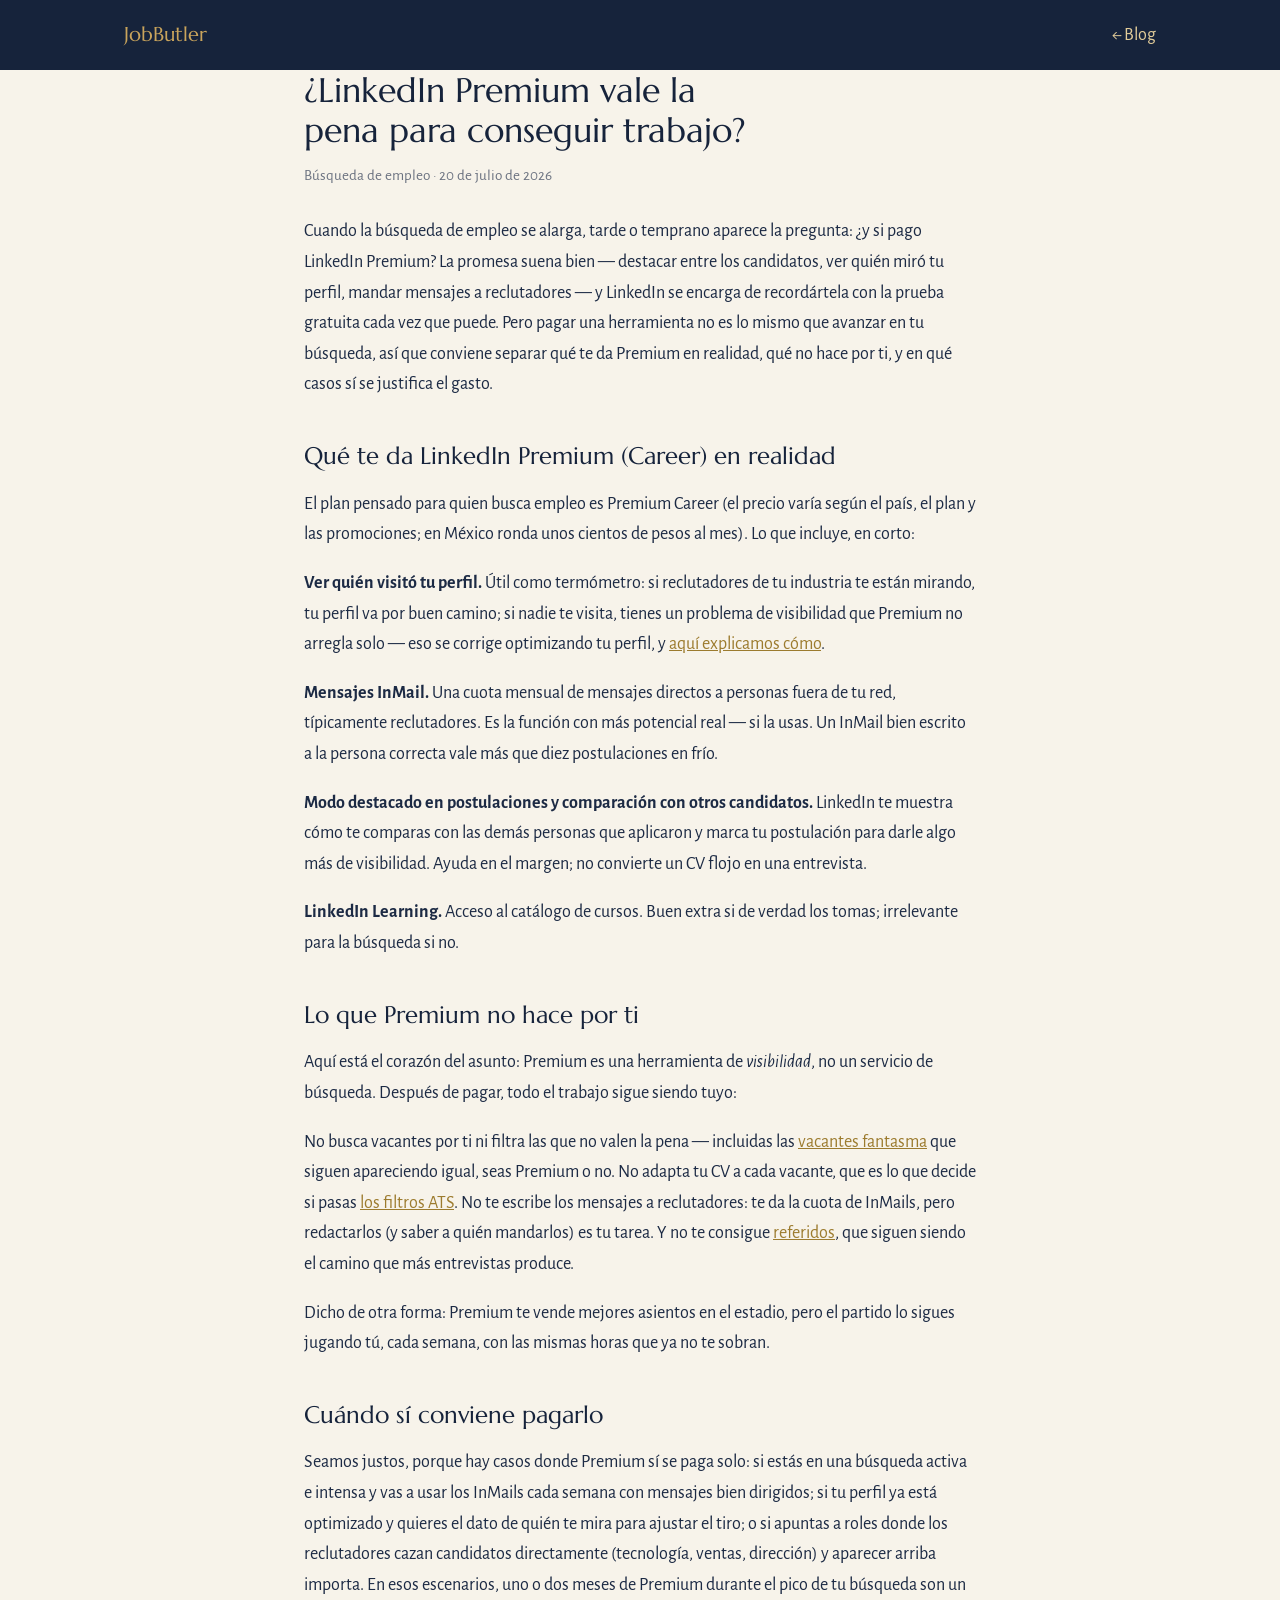
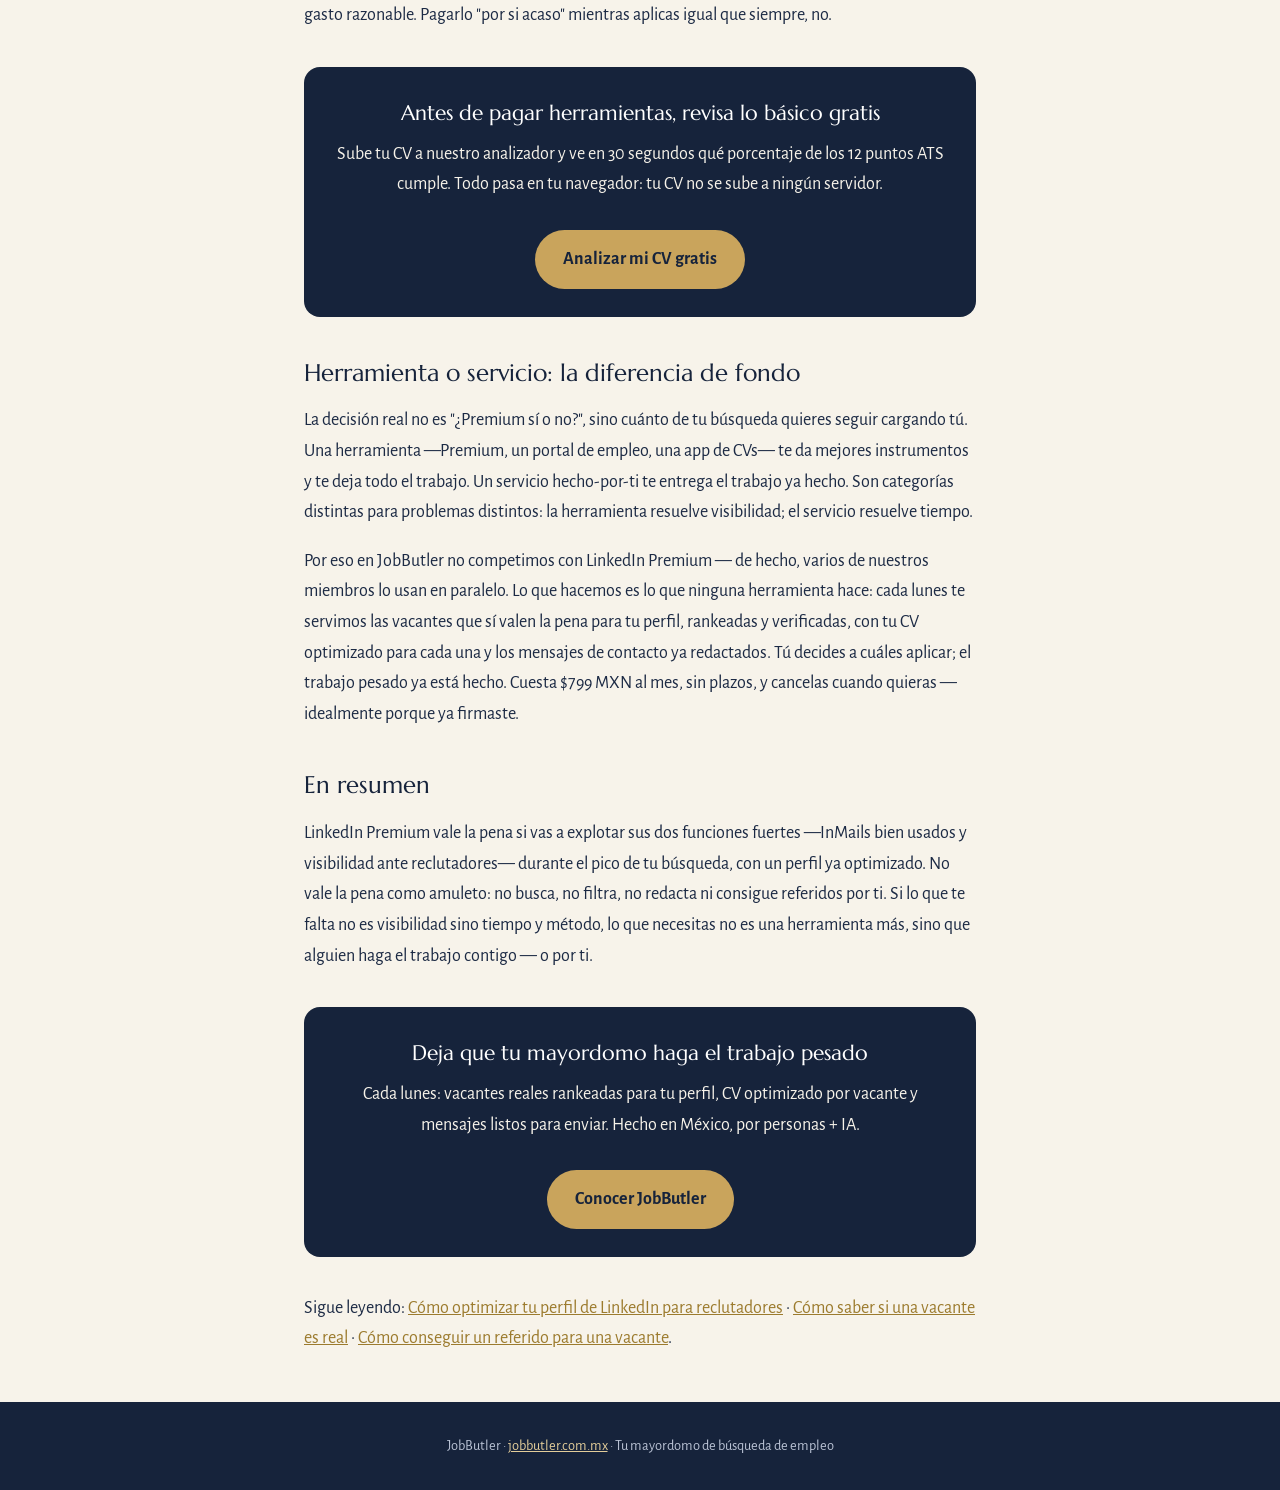
<file: blog/linkedin-premium-vale-la-pena.html>
<!DOCTYPE html>
<html lang="es">
<head>
<meta charset="UTF-8">
<meta name="viewport" content="width=device-width, initial-scale=1.0">
<title>¿LinkedIn Premium vale la pena? | JobButler</title>
<meta name="description" content="Qué incluye LinkedIn Premium Career, qué no hace por tu búsqueda de empleo y cuándo conviene pagarlo — comparación honesta para decidir.">
<link rel="canonical" href="https://jobbutler.com.mx/blog/linkedin-premium-vale-la-pena">
<meta property="og:title" content="¿LinkedIn Premium vale la pena para conseguir trabajo?">
<meta property="og:description" content="Qué incluye Premium Career, qué no hace por tu búsqueda y cuándo sí conviene pagarlo.">
<meta property="og:type" content="article">
<meta property="og:url" content="https://jobbutler.com.mx/blog/linkedin-premium-vale-la-pena">
<meta property="og:site_name" content="JobButler">
<meta property="og:locale" content="es_MX">
<meta property="og:image" content="https://jobbutler.com.mx/og-image.png">
<meta name="twitter:card" content="summary_large_image">
<link rel="icon" href="data:image/svg+xml,%3Csvg xmlns='http://www.w3.org/2000/svg' viewBox='0 0 64 64'%3E%3Crect width='64' height='64' rx='12' fill='%2316233B'/%3E%3Cpath d='M14 22 L28 30 L28 34 L14 42 Z M50 22 L36 30 L36 34 L50 42 Z' fill='%23C9A45C'/%3E%3Ccircle cx='32' cy='32' r='4.5' fill='%23C9A45C'/%3E%3C/svg%3E">
<link rel="preconnect" href="https://fonts.googleapis.com">
<link rel="preconnect" href="https://fonts.gstatic.com" crossorigin>
<link href="https://fonts.googleapis.com/css2?family=Marcellus&family=Alegreya+Sans:ital,wght@0,400;0,500;0,700;1,400&display=swap" rel="stylesheet">
<link rel="stylesheet" href="/blog/blog.css">
<script type="application/ld+json">
{"@context":"https://schema.org","@type":"Article",
"headline":"¿LinkedIn Premium vale la pena para conseguir trabajo?",
"author":{"@type":"Organization","name":"JobButler"},
"publisher":{"@type":"Organization","name":"JobButler","logo":{"@type":"ImageObject","url":"https://jobbutler.com.mx/og-image.png"}},
"datePublished":"2026-07-20","dateModified":"2026-07-20",
"mainEntityOfPage":"https://jobbutler.com.mx/blog/linkedin-premium-vale-la-pena",
"inLanguage":"es-MX"}
</script>
<!-- ============ Analytics JobButler ============ -->
<!-- Google Analytics 4 -->
<script async src="https://www.googletagmanager.com/gtag/js?id=G-FFX7Y2XMXC"></script>
<script>
  window.dataLayer = window.dataLayer || [];
  function gtag(){dataLayer.push(arguments);}
  gtag('js', new Date());
  gtag('config', 'G-FFX7Y2XMXC');
</script>
<!-- Meta Pixel -->
<script>
  !function(f,b,e,v,n,t,s){if(f.fbq)return;n=f.fbq=function(){n.callMethod?
  n.callMethod.apply(n,arguments):n.queue.push(arguments)};if(!f._fbq)f._fbq=n;
  n.push=n;n.loaded=!0;n.version='2.0';n.queue=[];t=b.createElement(e);t.async=!0;
  t.src=v;s=b.getElementsByTagName(e)[0];s.parentNode.insertBefore(t,s)}(window,
  document,'script','https://connect.facebook.net/en_US/fbevents.js');
  fbq('init', '1010331998433627');
  fbq('track', 'PageView');
</script>
<noscript><img height="1" width="1" style="display:none"
  src="https://www.facebook.com/tr?id=1010331998433627&ev=PageView&noscript=1"/></noscript>
<!-- Eventos del embudo -->
<script>
  document.addEventListener('DOMContentLoaded', function () {
    document.querySelectorAll('a[href*="buy.stripe.com"]').forEach(function (el) {
      el.addEventListener('click', function () {
        if (window.gtag) gtag('event', 'begin_checkout', {
          currency: 'MXN', value: 799,
          items: [{ item_name: 'Membresia JobButler' }]
        });
        if (window.fbq) fbq('track', 'InitiateCheckout', { currency: 'MXN', value: 799 });
      });
    });
    document.querySelectorAll('a[href*="/checklist"]').forEach(function (el) {
      el.addEventListener('click', function () {
        if (window.gtag) gtag('event', 'generate_lead', { item_name: 'Checklist ATS' });
        if (window.fbq) fbq('track', 'Lead', { content_name: 'Checklist ATS' });
      });
    });
  });
</script>
<!-- ============ /Analytics JobButler ============ -->
</head>
<body>
<nav class="blognav"><div class="wrap"><a class="brand" href="/">JobButler</a><a href="/blog/">← Blog</a></div></nav>
<article class="wrap">
  <h1>¿LinkedIn Premium vale la pena para conseguir trabajo?</h1>
  <p class="meta">Búsqueda de empleo · 20 de julio de 2026</p>

  <p>Cuando la búsqueda de empleo se alarga, tarde o temprano aparece la pregunta: ¿y si pago LinkedIn Premium? La promesa suena bien — destacar entre los candidatos, ver quién miró tu perfil, mandar mensajes a reclutadores — y LinkedIn se encarga de recordártela con la prueba gratuita cada vez que puede. Pero pagar una herramienta no es lo mismo que avanzar en tu búsqueda, así que conviene separar qué te da Premium en realidad, qué no hace por ti, y en qué casos sí se justifica el gasto.</p>

  <h2>Qué te da LinkedIn Premium (Career) en realidad</h2>
  <p>El plan pensado para quien busca empleo es Premium Career (el precio varía según el país, el plan y las promociones; en México ronda unos cientos de pesos al mes). Lo que incluye, en corto:</p>
  <p><strong>Ver quién visitó tu perfil.</strong> Útil como termómetro: si reclutadores de tu industria te están mirando, tu perfil va por buen camino; si nadie te visita, tienes un problema de visibilidad que Premium no arregla solo — eso se corrige optimizando tu perfil, y <a href="/blog/optimizar-linkedin">aquí explicamos cómo</a>.</p>
  <p><strong>Mensajes InMail.</strong> Una cuota mensual de mensajes directos a personas fuera de tu red, típicamente reclutadores. Es la función con más potencial real — si la usas. Un InMail bien escrito a la persona correcta vale más que diez postulaciones en frío.</p>
  <p><strong>Modo destacado en postulaciones y comparación con otros candidatos.</strong> LinkedIn te muestra cómo te comparas con las demás personas que aplicaron y marca tu postulación para darle algo más de visibilidad. Ayuda en el margen; no convierte un CV flojo en una entrevista.</p>
  <p><strong>LinkedIn Learning.</strong> Acceso al catálogo de cursos. Buen extra si de verdad los tomas; irrelevante para la búsqueda si no.</p>

  <h2>Lo que Premium no hace por ti</h2>
  <p>Aquí está el corazón del asunto: Premium es una herramienta de <em>visibilidad</em>, no un servicio de búsqueda. Después de pagar, todo el trabajo sigue siendo tuyo:</p>
  <p>No busca vacantes por ti ni filtra las que no valen la pena — incluidas las <a href="/blog/vacantes-fantasma">vacantes fantasma</a> que siguen apareciendo igual, seas Premium o no. No adapta tu CV a cada vacante, que es lo que decide si pasas <a href="/blog/como-optimizar-cv-ats">los filtros ATS</a>. No te escribe los mensajes a reclutadores: te da la cuota de InMails, pero redactarlos (y saber a quién mandarlos) es tu tarea. Y no te consigue <a href="/blog/conseguir-referido-vacante">referidos</a>, que siguen siendo el camino que más entrevistas produce.</p>
  <p>Dicho de otra forma: Premium te vende mejores asientos en el estadio, pero el partido lo sigues jugando tú, cada semana, con las mismas horas que ya no te sobran.</p>

  <h2>Cuándo sí conviene pagarlo</h2>
  <p>Seamos justos, porque hay casos donde Premium sí se paga solo: si estás en una búsqueda activa e intensa y vas a usar los InMails cada semana con mensajes bien dirigidos; si tu perfil ya está optimizado y quieres el dato de quién te mira para ajustar el tiro; o si apuntas a roles donde los reclutadores cazan candidatos directamente (tecnología, ventas, dirección) y aparecer arriba importa. En esos escenarios, uno o dos meses de Premium durante el pico de tu búsqueda son un gasto razonable. Pagarlo "por si acaso" mientras aplicas igual que siempre, no.</p>

  <div class="cta-box">
    <h3>Antes de pagar herramientas, revisa lo básico gratis</h3>
    <p>Sube tu CV a nuestro analizador y ve en 30 segundos qué porcentaje de los 12 puntos ATS cumple. Todo pasa en tu navegador: tu CV no se sube a ningún servidor.</p>
    <a class="cta-btn" href="/checklist">Analizar mi CV gratis</a>
  </div>

  <h2>Herramienta o servicio: la diferencia de fondo</h2>
  <p>La decisión real no es "¿Premium sí o no?", sino cuánto de tu búsqueda quieres seguir cargando tú. Una herramienta —Premium, un portal de empleo, una app de CVs— te da mejores instrumentos y te deja todo el trabajo. Un servicio hecho-por-ti te entrega el trabajo ya hecho. Son categorías distintas para problemas distintos: la herramienta resuelve visibilidad; el servicio resuelve tiempo.</p>
  <p>Por eso en JobButler no competimos con LinkedIn Premium — de hecho, varios de nuestros miembros lo usan en paralelo. Lo que hacemos es lo que ninguna herramienta hace: cada lunes te servimos las vacantes que sí valen la pena para tu perfil, rankeadas y verificadas, con tu CV optimizado para cada una y los mensajes de contacto ya redactados. Tú decides a cuáles aplicar; el trabajo pesado ya está hecho. Cuesta $799 MXN al mes, sin plazos, y cancelas cuando quieras — idealmente porque ya firmaste.</p>

  <h2>En resumen</h2>
  <p>LinkedIn Premium vale la pena si vas a explotar sus dos funciones fuertes —InMails bien usados y visibilidad ante reclutadores— durante el pico de tu búsqueda, con un perfil ya optimizado. No vale la pena como amuleto: no busca, no filtra, no redacta ni consigue referidos por ti. Si lo que te falta no es visibilidad sino tiempo y método, lo que necesitas no es una herramienta más, sino que alguien haga el trabajo contigo — o por ti.</p>

  <div class="cta-box">
    <h3>Deja que tu mayordomo haga el trabajo pesado</h3>
    <p>Cada lunes: vacantes reales rankeadas para tu perfil, CV optimizado por vacante y mensajes listos para enviar. Hecho en México, por personas + IA.</p>
    <a class="cta-btn" href="/">Conocer JobButler</a>
  </div>

  <p>Sigue leyendo: <a href="/blog/optimizar-linkedin">Cómo optimizar tu perfil de LinkedIn para reclutadores</a> ·
     <a href="/blog/verificar-vacante-real">Cómo saber si una vacante es real</a> ·
     <a href="/blog/conseguir-referido-vacante">Cómo conseguir un referido para una vacante</a>.</p>
</article>
<footer class="blogfoot"><div class="wrap">JobButler · <a href="/">jobbutler.com.mx</a> · Tu mayordomo de búsqueda de empleo</div></footer>
</body>
</html>
</file>
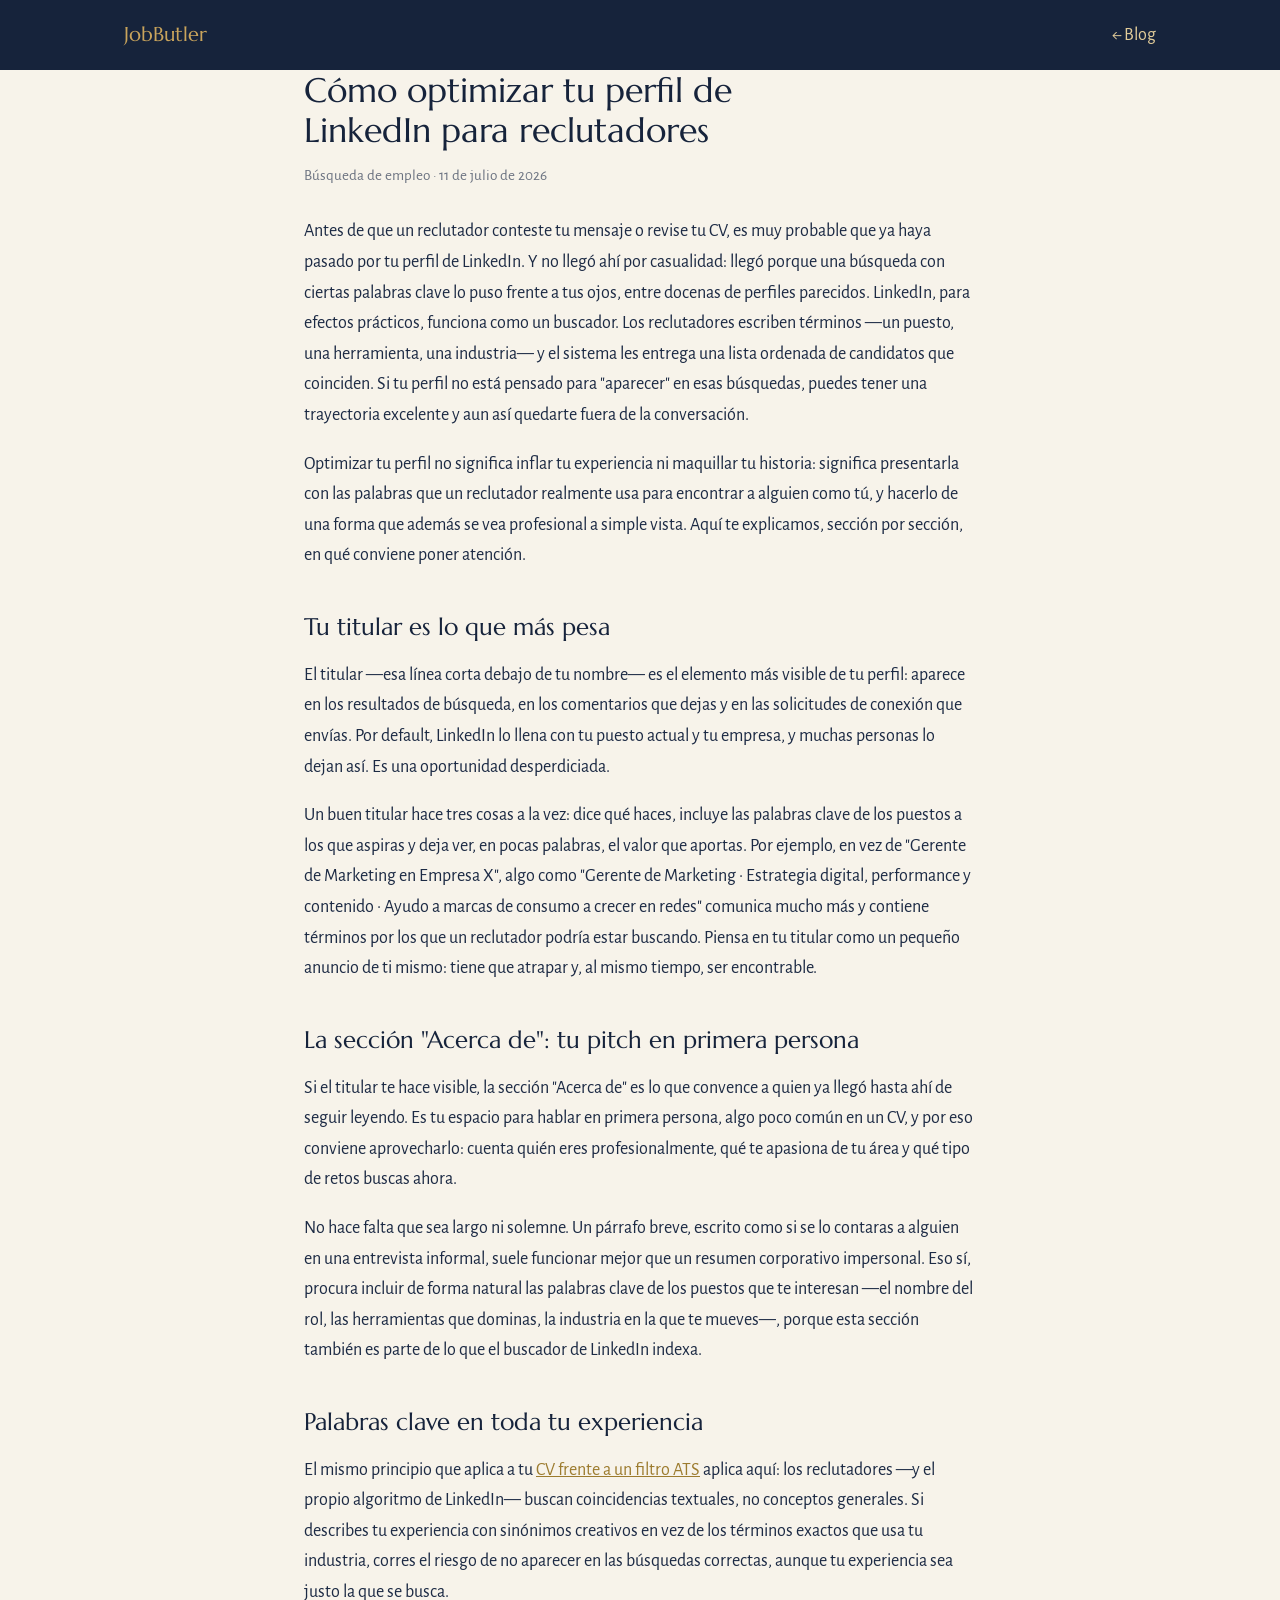
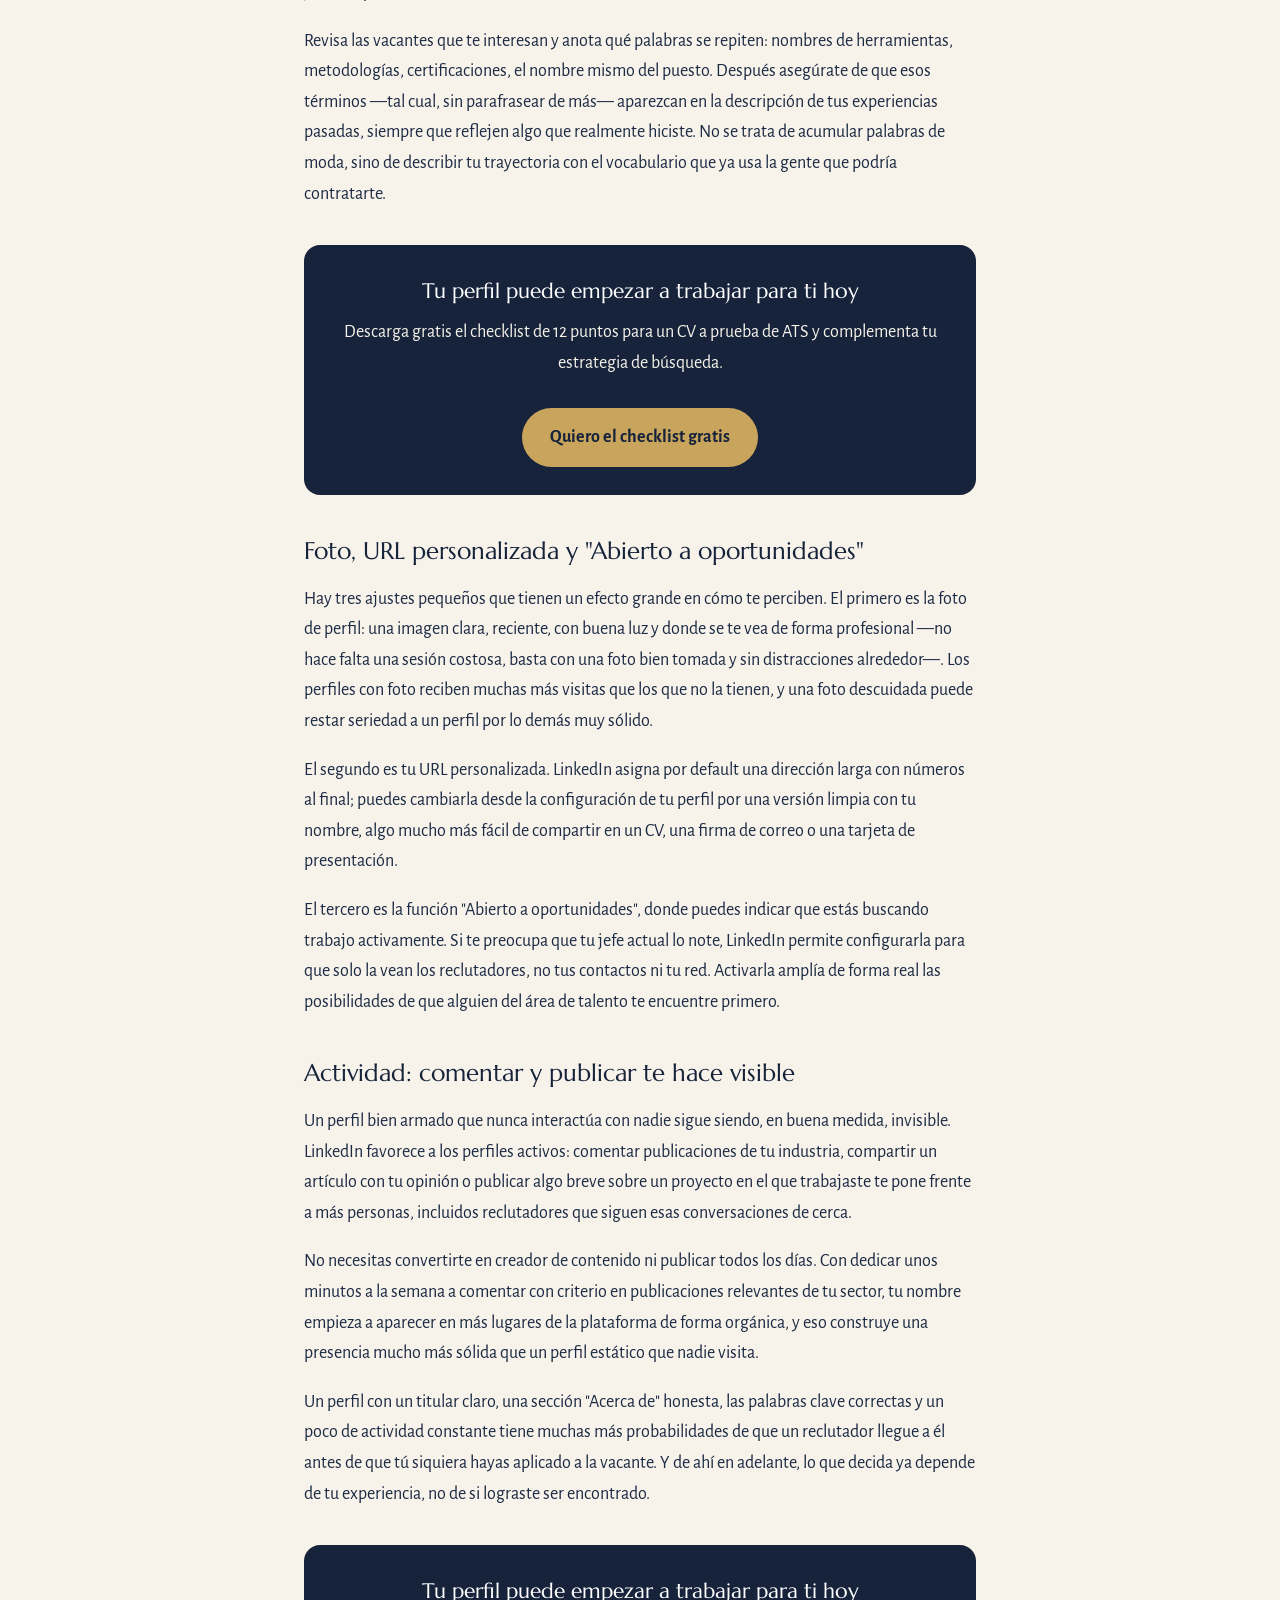
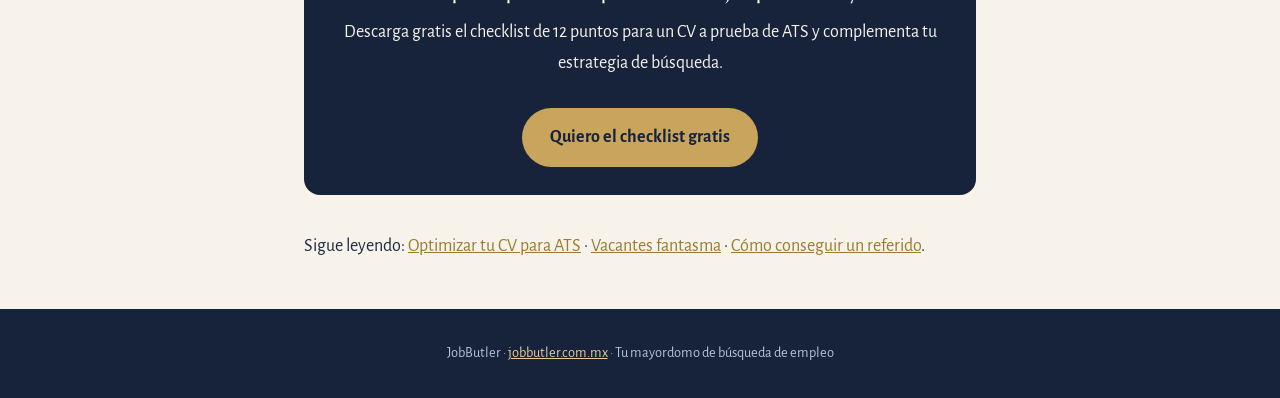
<file: blog/optimizar-linkedin.html>
<!DOCTYPE html>
<html lang="es">
<head>
<meta charset="UTF-8">
<meta name="viewport" content="width=device-width, initial-scale=1.0">
<title>Optimiza tu LinkedIn para reclutadores | JobButler</title>
<meta name="description" content="Cómo optimizar tu perfil de LinkedIn para que los reclutadores te encuentren: titular, keywords, foto y actividad.">
<link rel="canonical" href="https://jobbutler.com.mx/blog/optimizar-linkedin">
<meta property="og:title" content="Cómo optimizar tu perfil de LinkedIn para reclutadores">
<meta property="og:description" content="Titular, keywords, foto y actividad para que los reclutadores te encuentren en LinkedIn.">
<meta property="og:type" content="article">
<meta property="og:url" content="https://jobbutler.com.mx/blog/optimizar-linkedin">
<meta property="og:site_name" content="JobButler">
<meta property="og:locale" content="es_MX">
<meta property="og:image" content="https://jobbutler.com.mx/og-image.png">
<meta name="twitter:card" content="summary_large_image">
<link rel="icon" href="data:image/svg+xml,%3Csvg xmlns='http://www.w3.org/2000/svg' viewBox='0 0 64 64'%3E%3Crect width='64' height='64' rx='12' fill='%2316233B'/%3E%3Cpath d='M14 22 L28 30 L28 34 L14 42 Z M50 22 L36 30 L36 34 L50 42 Z' fill='%23C9A45C'/%3E%3Ccircle cx='32' cy='32' r='4.5' fill='%23C9A45C'/%3E%3C/svg%3E">
<link rel="preconnect" href="https://fonts.googleapis.com">
<link rel="preconnect" href="https://fonts.gstatic.com" crossorigin>
<link href="https://fonts.googleapis.com/css2?family=Marcellus&family=Alegreya+Sans:ital,wght@0,400;0,500;0,700;1,400&display=swap" rel="stylesheet">
<link rel="stylesheet" href="/blog/blog.css">
<script type="application/ld+json">
{"@context":"https://schema.org","@type":"Article",
"headline":"Cómo optimizar tu perfil de LinkedIn para reclutadores",
"author":{"@type":"Organization","name":"JobButler"},
"publisher":{"@type":"Organization","name":"JobButler","logo":{"@type":"ImageObject","url":"https://jobbutler.com.mx/og-image.png"}},
"datePublished":"2026-07-11","dateModified":"2026-07-11",
"mainEntityOfPage":"https://jobbutler.com.mx/blog/optimizar-linkedin",
"inLanguage":"es-MX"}
</script>
<!-- ============ Analytics JobButler ============ -->
<!-- Google Analytics 4 -->
<script async src="https://www.googletagmanager.com/gtag/js?id=G-FFX7Y2XMXC"></script>
<script>
  window.dataLayer = window.dataLayer || [];
  function gtag(){dataLayer.push(arguments);}
  gtag('js', new Date());
  gtag('config', 'G-FFX7Y2XMXC');
</script>
<!-- Meta Pixel -->
<script>
  !function(f,b,e,v,n,t,s){if(f.fbq)return;n=f.fbq=function(){n.callMethod?
  n.callMethod.apply(n,arguments):n.queue.push(arguments)};if(!f._fbq)f._fbq=n;
  n.push=n;n.loaded=!0;n.version='2.0';n.queue=[];t=b.createElement(e);t.async=!0;
  t.src=v;s=b.getElementsByTagName(e)[0];s.parentNode.insertBefore(t,s)}(window,
  document,'script','https://connect.facebook.net/en_US/fbevents.js');
  fbq('init', '1010331998433627');
  fbq('track', 'PageView');
</script>
<noscript><img height="1" width="1" style="display:none"
  src="https://www.facebook.com/tr?id=1010331998433627&ev=PageView&noscript=1"/></noscript>
<!-- Eventos del embudo -->
<script>
  document.addEventListener('DOMContentLoaded', function () {
    document.querySelectorAll('a[href*="buy.stripe.com"]').forEach(function (el) {
      el.addEventListener('click', function () {
        if (window.gtag) gtag('event', 'begin_checkout', {
          currency: 'MXN', value: 799,
          items: [{ item_name: 'Membresia JobButler' }]
        });
        if (window.fbq) fbq('track', 'InitiateCheckout', { currency: 'MXN', value: 799 });
      });
    });
    document.querySelectorAll('a[href*="/checklist"]').forEach(function (el) {
      el.addEventListener('click', function () {
        if (window.gtag) gtag('event', 'generate_lead', { item_name: 'Checklist ATS' });
        if (window.fbq) fbq('track', 'Lead', { content_name: 'Checklist ATS' });
      });
    });
  });
</script>
<!-- ============ /Analytics JobButler ============ -->
</head>
<body>
<nav class="blognav"><div class="wrap"><a class="brand" href="/">JobButler</a><a href="/blog/">← Blog</a></div></nav>
<article class="wrap">
  <h1>Cómo optimizar tu perfil de LinkedIn para reclutadores</h1>
  <p class="meta">Búsqueda de empleo · 11 de julio de 2026</p>

  <p>Antes de que un reclutador conteste tu mensaje o revise tu CV, es muy probable que ya haya pasado por tu perfil de LinkedIn. Y no llegó ahí por casualidad: llegó porque una búsqueda con ciertas palabras clave lo puso frente a tus ojos, entre docenas de perfiles parecidos. LinkedIn, para efectos prácticos, funciona como un buscador. Los reclutadores escriben términos —un puesto, una herramienta, una industria— y el sistema les entrega una lista ordenada de candidatos que coinciden. Si tu perfil no está pensado para "aparecer" en esas búsquedas, puedes tener una trayectoria excelente y aun así quedarte fuera de la conversación.</p>

  <p>Optimizar tu perfil no significa inflar tu experiencia ni maquillar tu historia: significa presentarla con las palabras que un reclutador realmente usa para encontrar a alguien como tú, y hacerlo de una forma que además se vea profesional a simple vista. Aquí te explicamos, sección por sección, en qué conviene poner atención.</p>

  <h2>Tu titular es lo que más pesa</h2>
  <p>El titular —esa línea corta debajo de tu nombre— es el elemento más visible de tu perfil: aparece en los resultados de búsqueda, en los comentarios que dejas y en las solicitudes de conexión que envías. Por default, LinkedIn lo llena con tu puesto actual y tu empresa, y muchas personas lo dejan así. Es una oportunidad desperdiciada.</p>
  <p>Un buen titular hace tres cosas a la vez: dice qué haces, incluye las palabras clave de los puestos a los que aspiras y deja ver, en pocas palabras, el valor que aportas. Por ejemplo, en vez de "Gerente de Marketing en Empresa X", algo como "Gerente de Marketing · Estrategia digital, performance y contenido · Ayudo a marcas de consumo a crecer en redes" comunica mucho más y contiene términos por los que un reclutador podría estar buscando. Piensa en tu titular como un pequeño anuncio de ti mismo: tiene que atrapar y, al mismo tiempo, ser encontrable.</p>

  <h2>La sección "Acerca de": tu pitch en primera persona</h2>
  <p>Si el titular te hace visible, la sección "Acerca de" es lo que convence a quien ya llegó hasta ahí de seguir leyendo. Es tu espacio para hablar en primera persona, algo poco común en un CV, y por eso conviene aprovecharlo: cuenta quién eres profesionalmente, qué te apasiona de tu área y qué tipo de retos buscas ahora.</p>
  <p>No hace falta que sea largo ni solemne. Un párrafo breve, escrito como si se lo contaras a alguien en una entrevista informal, suele funcionar mejor que un resumen corporativo impersonal. Eso sí, procura incluir de forma natural las palabras clave de los puestos que te interesan —el nombre del rol, las herramientas que dominas, la industria en la que te mueves—, porque esta sección también es parte de lo que el buscador de LinkedIn indexa.</p>

  <h2>Palabras clave en toda tu experiencia</h2>
  <p>El mismo principio que aplica a tu <a href="/blog/como-optimizar-cv-ats">CV frente a un filtro ATS</a> aplica aquí: los reclutadores —y el propio algoritmo de LinkedIn— buscan coincidencias textuales, no conceptos generales. Si describes tu experiencia con sinónimos creativos en vez de los términos exactos que usa tu industria, corres el riesgo de no aparecer en las búsquedas correctas, aunque tu experiencia sea justo la que se busca.</p>
  <p>Revisa las vacantes que te interesan y anota qué palabras se repiten: nombres de herramientas, metodologías, certificaciones, el nombre mismo del puesto. Después asegúrate de que esos términos —tal cual, sin parafrasear de más— aparezcan en la descripción de tus experiencias pasadas, siempre que reflejen algo que realmente hiciste. No se trata de acumular palabras de moda, sino de describir tu trayectoria con el vocabulario que ya usa la gente que podría contratarte.</p>

  <div class="cta-box">
    <h3>Tu perfil puede empezar a trabajar para ti hoy</h3>
    <p>Descarga gratis el checklist de 12 puntos para un CV a prueba de ATS y complementa tu estrategia de búsqueda.</p>
    <a class="cta-btn" href="/checklist">Quiero el checklist gratis</a>
  </div>

  <h2>Foto, URL personalizada y "Abierto a oportunidades"</h2>
  <p>Hay tres ajustes pequeños que tienen un efecto grande en cómo te perciben. El primero es la foto de perfil: una imagen clara, reciente, con buena luz y donde se te vea de forma profesional —no hace falta una sesión costosa, basta con una foto bien tomada y sin distracciones alrededor—. Los perfiles con foto reciben muchas más visitas que los que no la tienen, y una foto descuidada puede restar seriedad a un perfil por lo demás muy sólido.</p>
  <p>El segundo es tu URL personalizada. LinkedIn asigna por default una dirección larga con números al final; puedes cambiarla desde la configuración de tu perfil por una versión limpia con tu nombre, algo mucho más fácil de compartir en un CV, una firma de correo o una tarjeta de presentación.</p>
  <p>El tercero es la función "Abierto a oportunidades", donde puedes indicar que estás buscando trabajo activamente. Si te preocupa que tu jefe actual lo note, LinkedIn permite configurarla para que solo la vean los reclutadores, no tus contactos ni tu red. Activarla amplía de forma real las posibilidades de que alguien del área de talento te encuentre primero.</p>

  <h2>Actividad: comentar y publicar te hace visible</h2>
  <p>Un perfil bien armado que nunca interactúa con nadie sigue siendo, en buena medida, invisible. LinkedIn favorece a los perfiles activos: comentar publicaciones de tu industria, compartir un artículo con tu opinión o publicar algo breve sobre un proyecto en el que trabajaste te pone frente a más personas, incluidos reclutadores que siguen esas conversaciones de cerca.</p>
  <p>No necesitas convertirte en creador de contenido ni publicar todos los días. Con dedicar unos minutos a la semana a comentar con criterio en publicaciones relevantes de tu sector, tu nombre empieza a aparecer en más lugares de la plataforma de forma orgánica, y eso construye una presencia mucho más sólida que un perfil estático que nadie visita.</p>

  <p>Un perfil con un titular claro, una sección "Acerca de" honesta, las palabras clave correctas y un poco de actividad constante tiene muchas más probabilidades de que un reclutador llegue a él antes de que tú siquiera hayas aplicado a la vacante. Y de ahí en adelante, lo que decida ya depende de tu experiencia, no de si lograste ser encontrado.</p>

  <div class="cta-box">
    <h3>Tu perfil puede empezar a trabajar para ti hoy</h3>
    <p>Descarga gratis el checklist de 12 puntos para un CV a prueba de ATS y complementa tu estrategia de búsqueda.</p>
    <a class="cta-btn" href="/checklist">Quiero el checklist gratis</a>
  </div>

  <p>Sigue leyendo: <a href="/blog/como-optimizar-cv-ats">Optimizar tu CV para ATS</a> ·
     <a href="/blog/vacantes-fantasma">Vacantes fantasma</a> ·
     <a href="/blog/conseguir-referido-vacante">Cómo conseguir un referido</a>.</p>
</article>
<footer class="blogfoot"><div class="wrap">JobButler · <a href="/">jobbutler.com.mx</a> · Tu mayordomo de búsqueda de empleo</div></footer>
</body>
</html>
</file>
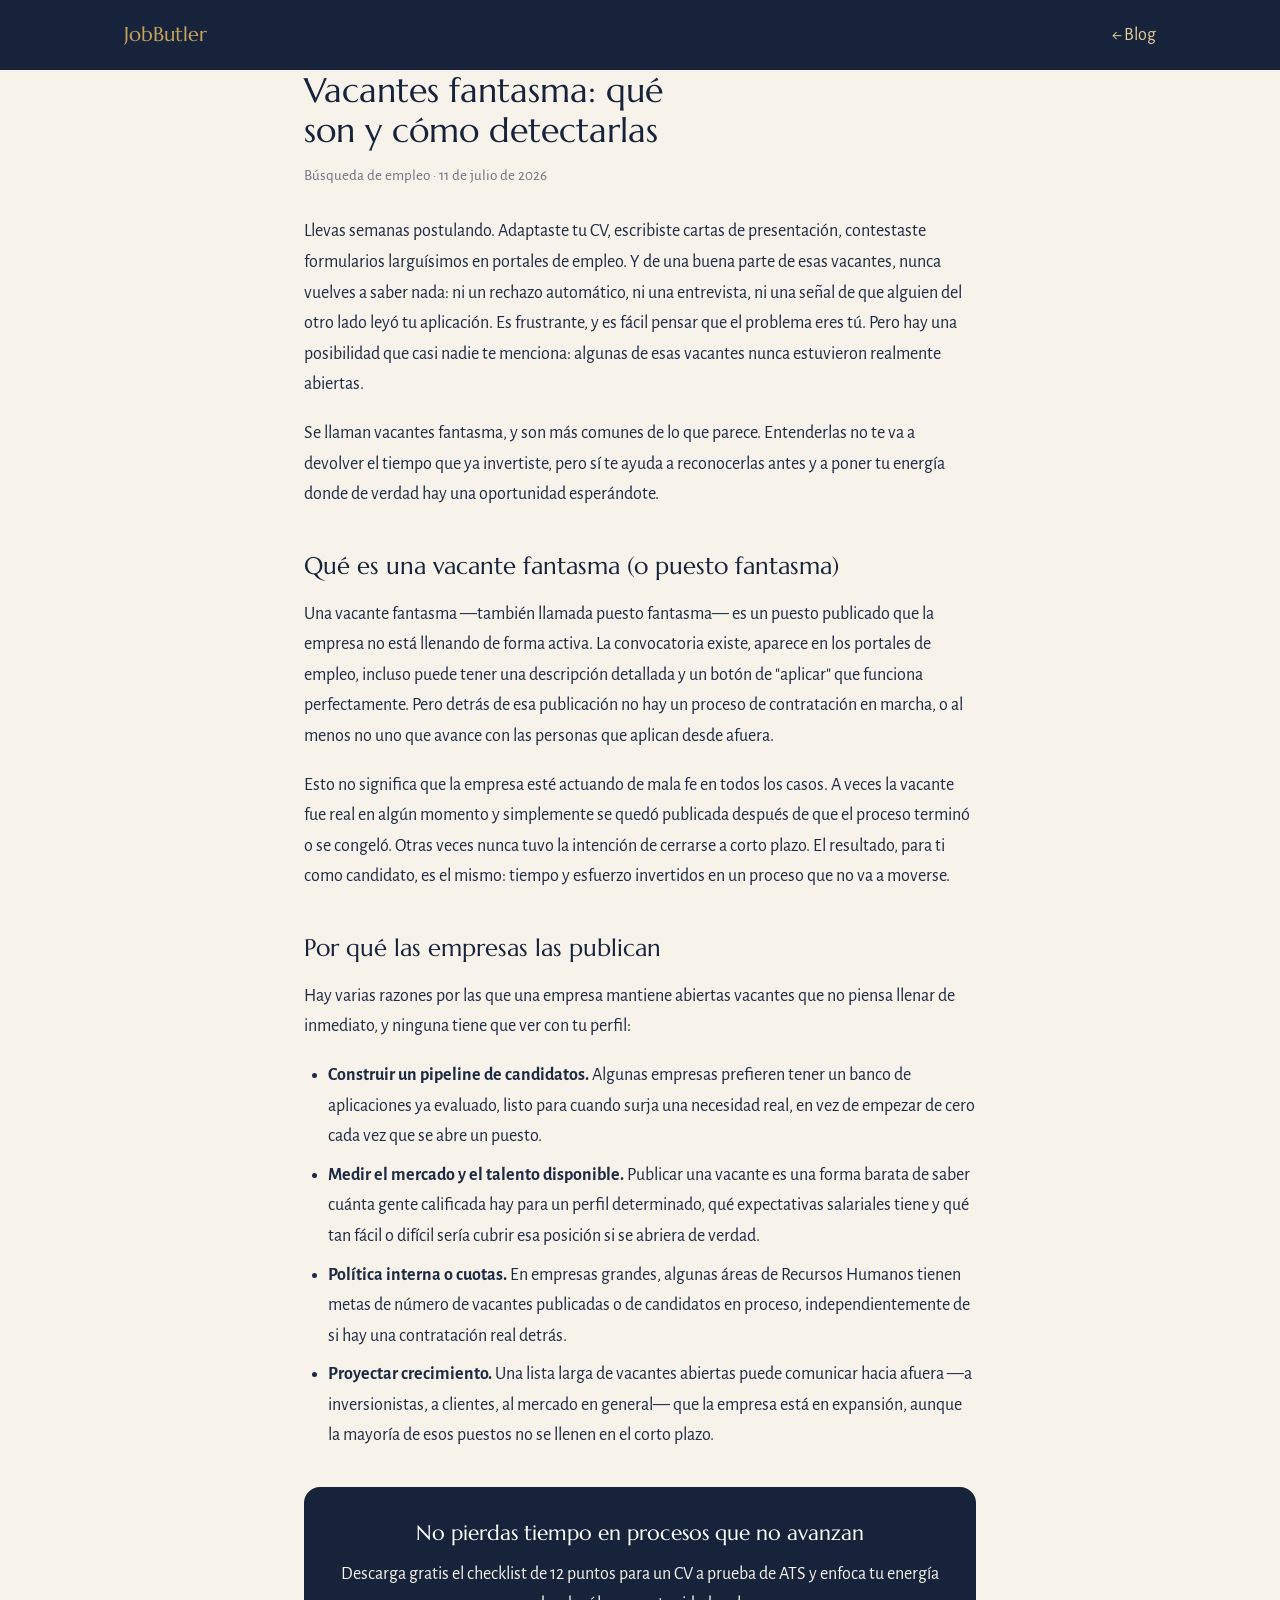
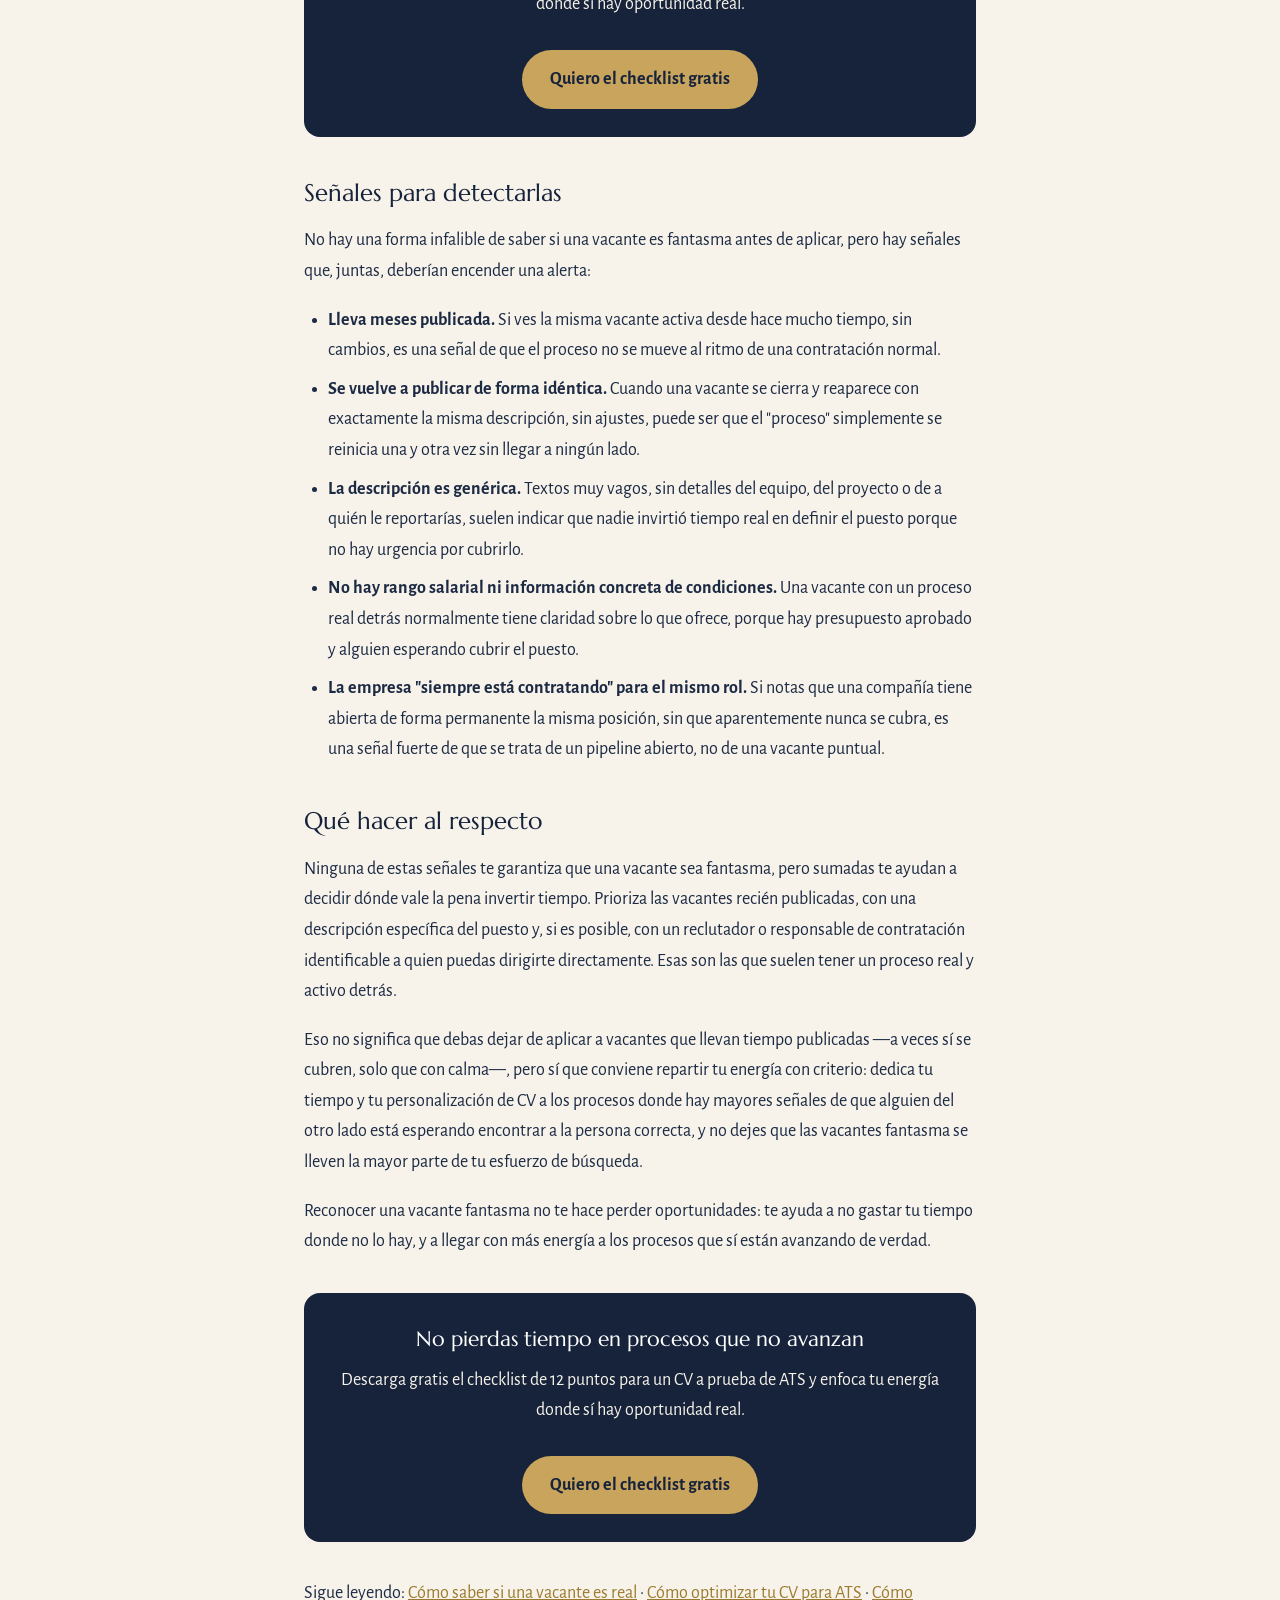
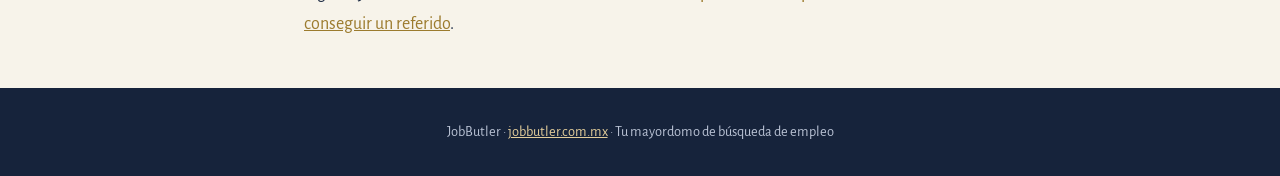
<file: blog/vacantes-fantasma.html>
<!DOCTYPE html>
<html lang="es">
<head>
<meta charset="UTF-8">
<meta name="viewport" content="width=device-width, initial-scale=1.0">
<title>Vacantes fantasma: qué son y cómo detectarlas | JobButler</title>
<meta name="description" content="Qué es una vacante fantasma (o puesto fantasma), por qué existen y cómo detectarlas para no perder tiempo en tu búsqueda de empleo.">
<link rel="canonical" href="https://jobbutler.com.mx/blog/vacantes-fantasma">
<meta property="og:title" content="Vacantes fantasma: qué son y cómo detectarlas">
<meta property="og:description" content="Qué son, por qué existen y cómo detectarlas para no perder tiempo en tu búsqueda.">
<meta property="og:type" content="article">
<meta property="og:url" content="https://jobbutler.com.mx/blog/vacantes-fantasma">
<meta property="og:site_name" content="JobButler">
<meta property="og:locale" content="es_MX">
<meta property="og:image" content="https://jobbutler.com.mx/og-image.png">
<meta name="twitter:card" content="summary_large_image">
<link rel="icon" href="data:image/svg+xml,%3Csvg xmlns='http://www.w3.org/2000/svg' viewBox='0 0 64 64'%3E%3Crect width='64' height='64' rx='12' fill='%2316233B'/%3E%3Cpath d='M14 22 L28 30 L28 34 L14 42 Z M50 22 L36 30 L36 34 L50 42 Z' fill='%23C9A45C'/%3E%3Ccircle cx='32' cy='32' r='4.5' fill='%23C9A45C'/%3E%3C/svg%3E">
<link rel="preconnect" href="https://fonts.googleapis.com">
<link rel="preconnect" href="https://fonts.gstatic.com" crossorigin>
<link href="https://fonts.googleapis.com/css2?family=Marcellus&family=Alegreya+Sans:ital,wght@0,400;0,500;0,700;1,400&display=swap" rel="stylesheet">
<link rel="stylesheet" href="/blog/blog.css">
<script type="application/ld+json">
{"@context":"https://schema.org","@type":"Article",
"headline":"Vacantes fantasma: qué son y cómo detectarlas",
"author":{"@type":"Organization","name":"JobButler"},
"publisher":{"@type":"Organization","name":"JobButler","logo":{"@type":"ImageObject","url":"https://jobbutler.com.mx/og-image.png"}},
"datePublished":"2026-07-11","dateModified":"2026-07-11",
"mainEntityOfPage":"https://jobbutler.com.mx/blog/vacantes-fantasma",
"inLanguage":"es-MX"}
</script>
<!-- ============ Analytics JobButler ============ -->
<!-- Google Analytics 4 -->
<script async src="https://www.googletagmanager.com/gtag/js?id=G-FFX7Y2XMXC"></script>
<script>
  window.dataLayer = window.dataLayer || [];
  function gtag(){dataLayer.push(arguments);}
  gtag('js', new Date());
  gtag('config', 'G-FFX7Y2XMXC');
</script>
<!-- Meta Pixel -->
<script>
  !function(f,b,e,v,n,t,s){if(f.fbq)return;n=f.fbq=function(){n.callMethod?
  n.callMethod.apply(n,arguments):n.queue.push(arguments)};if(!f._fbq)f._fbq=n;
  n.push=n;n.loaded=!0;n.version='2.0';n.queue=[];t=b.createElement(e);t.async=!0;
  t.src=v;s=b.getElementsByTagName(e)[0];s.parentNode.insertBefore(t,s)}(window,
  document,'script','https://connect.facebook.net/en_US/fbevents.js');
  fbq('init', '1010331998433627');
  fbq('track', 'PageView');
</script>
<noscript><img height="1" width="1" style="display:none"
  src="https://www.facebook.com/tr?id=1010331998433627&ev=PageView&noscript=1"/></noscript>
<!-- Eventos del embudo -->
<script>
  document.addEventListener('DOMContentLoaded', function () {
    document.querySelectorAll('a[href*="buy.stripe.com"]').forEach(function (el) {
      el.addEventListener('click', function () {
        if (window.gtag) gtag('event', 'begin_checkout', {
          currency: 'MXN', value: 799,
          items: [{ item_name: 'Membresia JobButler' }]
        });
        if (window.fbq) fbq('track', 'InitiateCheckout', { currency: 'MXN', value: 799 });
      });
    });
    document.querySelectorAll('a[href*="/checklist"]').forEach(function (el) {
      el.addEventListener('click', function () {
        if (window.gtag) gtag('event', 'generate_lead', { item_name: 'Checklist ATS' });
        if (window.fbq) fbq('track', 'Lead', { content_name: 'Checklist ATS' });
      });
    });
  });
</script>
<!-- ============ /Analytics JobButler ============ -->
</head>
<body>
<nav class="blognav"><div class="wrap"><a class="brand" href="/">JobButler</a><a href="/blog/">← Blog</a></div></nav>
<article class="wrap">
  <h1>Vacantes fantasma: qué son y cómo detectarlas</h1>
  <p class="meta">Búsqueda de empleo · 11 de julio de 2026</p>

  <p>Llevas semanas postulando. Adaptaste tu CV, escribiste cartas de presentación, contestaste formularios larguísimos en portales de empleo. Y de una buena parte de esas vacantes, nunca vuelves a saber nada: ni un rechazo automático, ni una entrevista, ni una señal de que alguien del otro lado leyó tu aplicación. Es frustrante, y es fácil pensar que el problema eres tú. Pero hay una posibilidad que casi nadie te menciona: algunas de esas vacantes nunca estuvieron realmente abiertas.</p>

  <p>Se llaman vacantes fantasma, y son más comunes de lo que parece. Entenderlas no te va a devolver el tiempo que ya invertiste, pero sí te ayuda a reconocerlas antes y a poner tu energía donde de verdad hay una oportunidad esperándote.</p>

  <h2>Qué es una vacante fantasma (o puesto fantasma)</h2>
  <p>Una vacante fantasma —también llamada puesto fantasma— es un puesto publicado que la empresa no está llenando de forma activa. La convocatoria existe, aparece en los portales de empleo, incluso puede tener una descripción detallada y un botón de "aplicar" que funciona perfectamente. Pero detrás de esa publicación no hay un proceso de contratación en marcha, o al menos no uno que avance con las personas que aplican desde afuera.</p>
  <p>Esto no significa que la empresa esté actuando de mala fe en todos los casos. A veces la vacante fue real en algún momento y simplemente se quedó publicada después de que el proceso terminó o se congeló. Otras veces nunca tuvo la intención de cerrarse a corto plazo. El resultado, para ti como candidato, es el mismo: tiempo y esfuerzo invertidos en un proceso que no va a moverse.</p>

  <h2>Por qué las empresas las publican</h2>
  <p>Hay varias razones por las que una empresa mantiene abiertas vacantes que no piensa llenar de inmediato, y ninguna tiene que ver con tu perfil:</p>
  <ul>
    <li><strong>Construir un pipeline de candidatos.</strong> Algunas empresas prefieren tener un banco de aplicaciones ya evaluado, listo para cuando surja una necesidad real, en vez de empezar de cero cada vez que se abre un puesto.</li>
    <li><strong>Medir el mercado y el talento disponible.</strong> Publicar una vacante es una forma barata de saber cuánta gente calificada hay para un perfil determinado, qué expectativas salariales tiene y qué tan fácil o difícil sería cubrir esa posición si se abriera de verdad.</li>
    <li><strong>Política interna o cuotas.</strong> En empresas grandes, algunas áreas de Recursos Humanos tienen metas de número de vacantes publicadas o de candidatos en proceso, independientemente de si hay una contratación real detrás.</li>
    <li><strong>Proyectar crecimiento.</strong> Una lista larga de vacantes abiertas puede comunicar hacia afuera —a inversionistas, a clientes, al mercado en general— que la empresa está en expansión, aunque la mayoría de esos puestos no se llenen en el corto plazo.</li>
  </ul>

  <div class="cta-box">
    <h3>No pierdas tiempo en procesos que no avanzan</h3>
    <p>Descarga gratis el checklist de 12 puntos para un CV a prueba de ATS y enfoca tu energía donde sí hay oportunidad real.</p>
    <a class="cta-btn" href="/checklist">Quiero el checklist gratis</a>
  </div>

  <h2>Señales para detectarlas</h2>
  <p>No hay una forma infalible de saber si una vacante es fantasma antes de aplicar, pero hay señales que, juntas, deberían encender una alerta:</p>
  <ul>
    <li><strong>Lleva meses publicada.</strong> Si ves la misma vacante activa desde hace mucho tiempo, sin cambios, es una señal de que el proceso no se mueve al ritmo de una contratación normal.</li>
    <li><strong>Se vuelve a publicar de forma idéntica.</strong> Cuando una vacante se cierra y reaparece con exactamente la misma descripción, sin ajustes, puede ser que el "proceso" simplemente se reinicia una y otra vez sin llegar a ningún lado.</li>
    <li><strong>La descripción es genérica.</strong> Textos muy vagos, sin detalles del equipo, del proyecto o de a quién le reportarías, suelen indicar que nadie invirtió tiempo real en definir el puesto porque no hay urgencia por cubrirlo.</li>
    <li><strong>No hay rango salarial ni información concreta de condiciones.</strong> Una vacante con un proceso real detrás normalmente tiene claridad sobre lo que ofrece, porque hay presupuesto aprobado y alguien esperando cubrir el puesto.</li>
    <li><strong>La empresa "siempre está contratando" para el mismo rol.</strong> Si notas que una compañía tiene abierta de forma permanente la misma posición, sin que aparentemente nunca se cubra, es una señal fuerte de que se trata de un pipeline abierto, no de una vacante puntual.</li>
  </ul>

  <h2>Qué hacer al respecto</h2>
  <p>Ninguna de estas señales te garantiza que una vacante sea fantasma, pero sumadas te ayudan a decidir dónde vale la pena invertir tiempo. Prioriza las vacantes recién publicadas, con una descripción específica del puesto y, si es posible, con un reclutador o responsable de contratación identificable a quien puedas dirigirte directamente. Esas son las que suelen tener un proceso real y activo detrás.</p>
  <p>Eso no significa que debas dejar de aplicar a vacantes que llevan tiempo publicadas —a veces sí se cubren, solo que con calma—, pero sí que conviene repartir tu energía con criterio: dedica tu tiempo y tu personalización de CV a los procesos donde hay mayores señales de que alguien del otro lado está esperando encontrar a la persona correcta, y no dejes que las vacantes fantasma se lleven la mayor parte de tu esfuerzo de búsqueda.</p>

  <p>Reconocer una vacante fantasma no te hace perder oportunidades: te ayuda a no gastar tu tiempo donde no lo hay, y a llegar con más energía a los procesos que sí están avanzando de verdad.</p>

  <div class="cta-box">
    <h3>No pierdas tiempo en procesos que no avanzan</h3>
    <p>Descarga gratis el checklist de 12 puntos para un CV a prueba de ATS y enfoca tu energía donde sí hay oportunidad real.</p>
    <a class="cta-btn" href="/checklist">Quiero el checklist gratis</a>
  </div>

  <p>Sigue leyendo: <a href="/blog/verificar-vacante-real">Cómo saber si una vacante es real</a> ·
     <a href="/blog/como-optimizar-cv-ats">Cómo optimizar tu CV para ATS</a> ·
     <a href="/blog/conseguir-referido-vacante">Cómo conseguir un referido</a>.</p>
</article>
<footer class="blogfoot"><div class="wrap">JobButler · <a href="/">jobbutler.com.mx</a> · Tu mayordomo de búsqueda de empleo</div></footer>
</body>
</html>
</file>
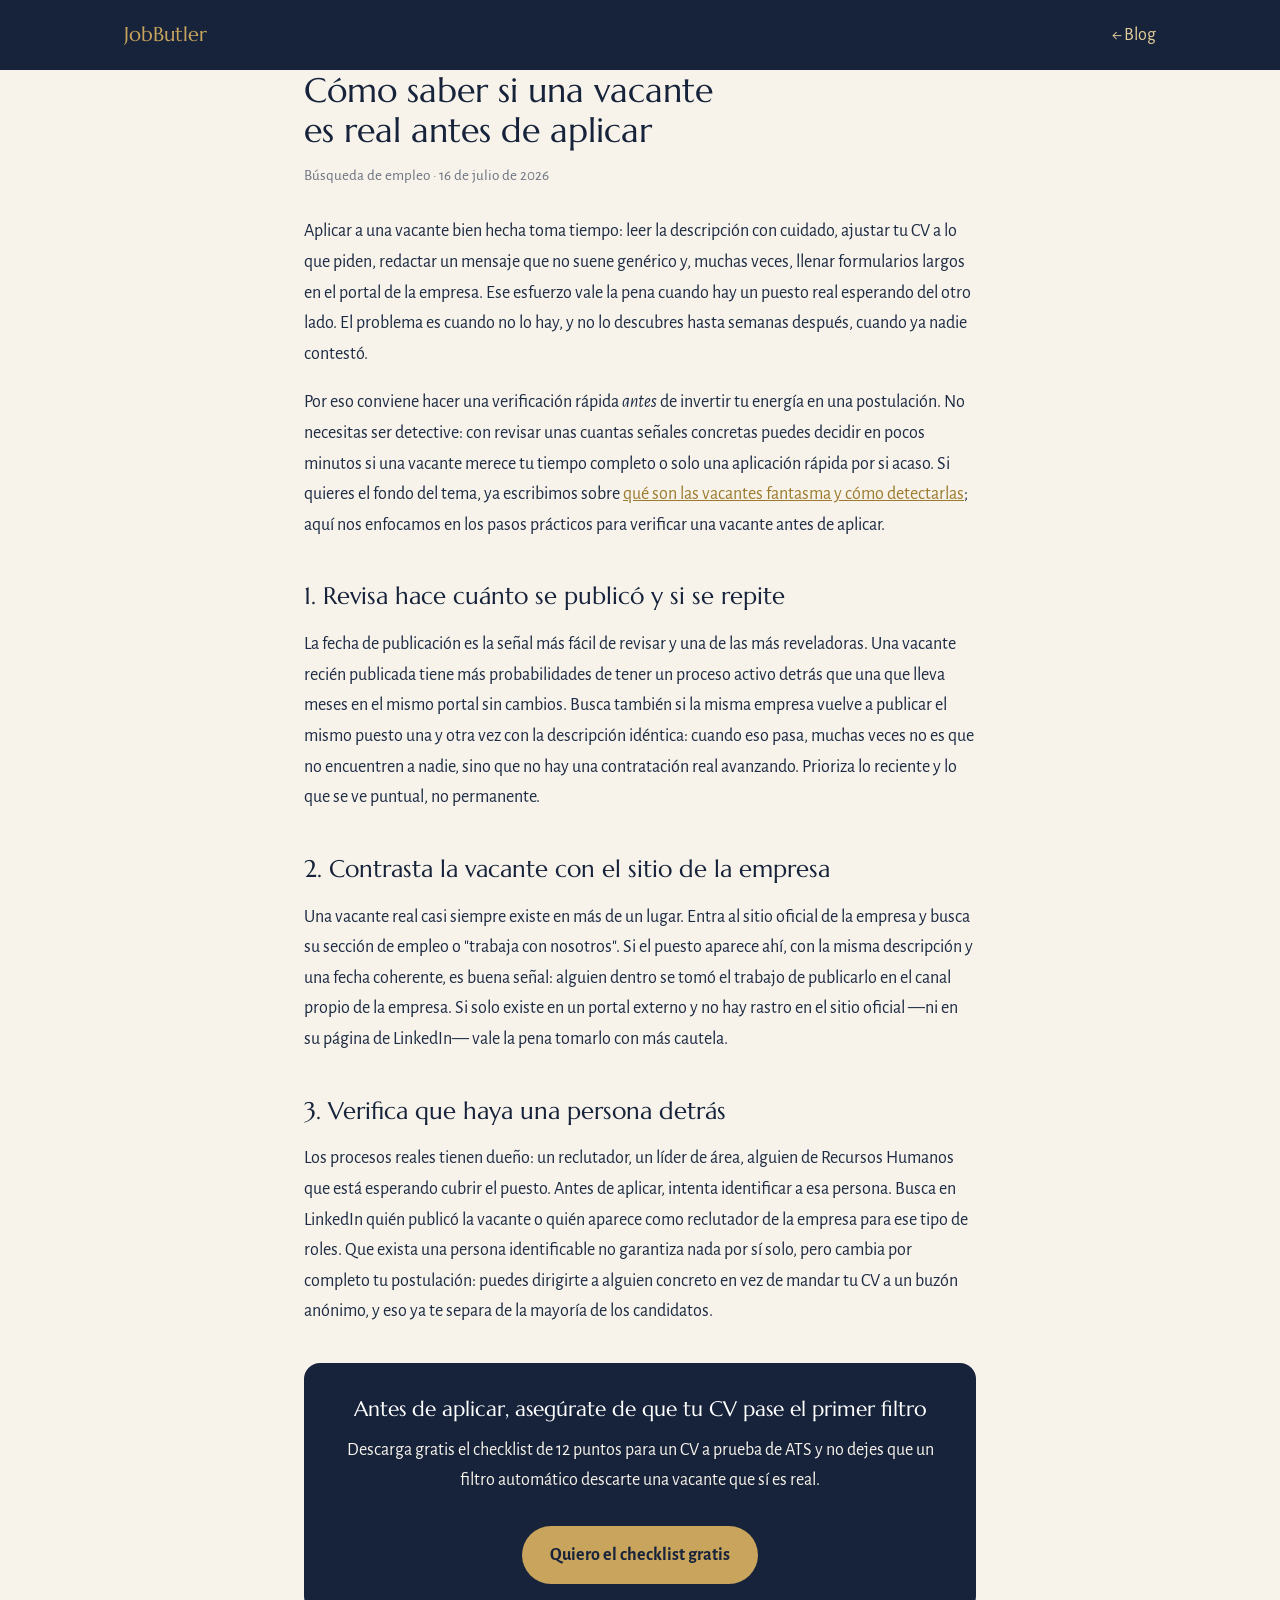
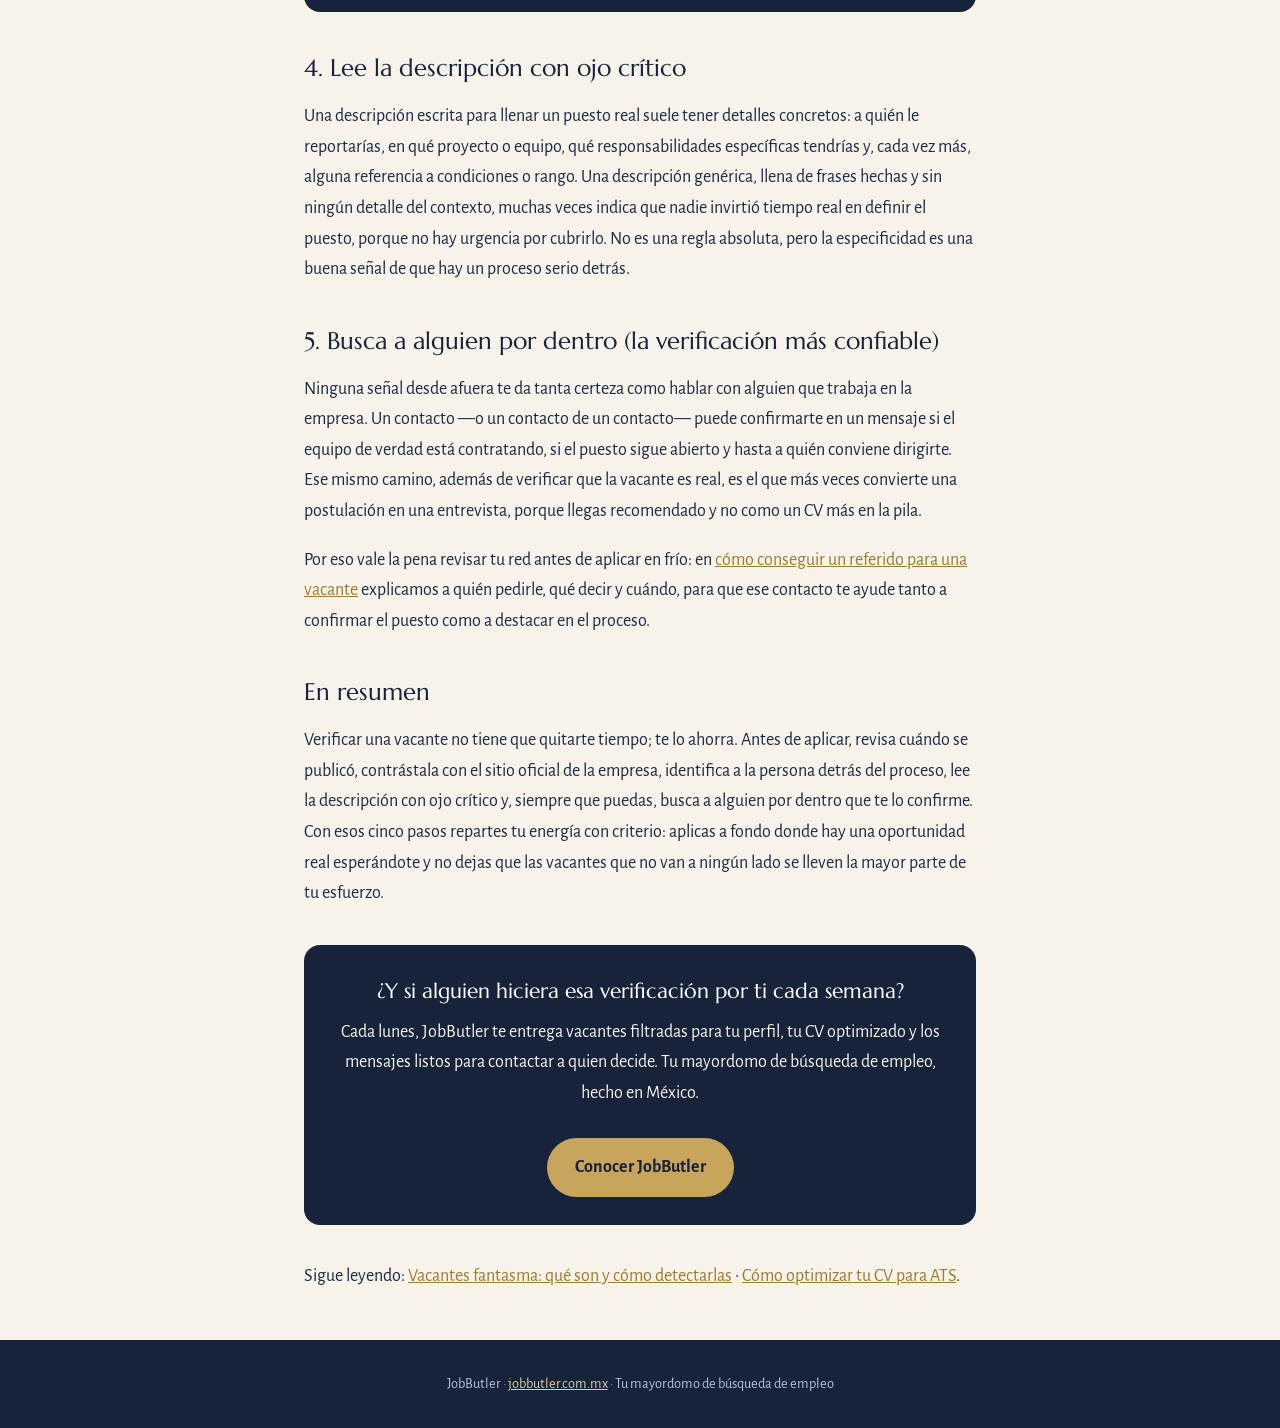
<file: blog/verificar-vacante-real.html>
<!DOCTYPE html>
<html lang="es">
<head>
<meta charset="UTF-8">
<meta name="viewport" content="width=device-width, initial-scale=1.0">
<title>Cómo saber si una vacante es real | JobButler</title>
<meta name="description" content="5 formas de verificar que una vacante es real, y no una vacante fantasma, antes de invertir tu tiempo en la postulación.">
<link rel="canonical" href="https://jobbutler.com.mx/blog/verificar-vacante-real">
<meta property="og:title" content="Cómo saber si una vacante es real antes de aplicar">
<meta property="og:description" content="5 formas de verificar que una vacante es real antes de invertir tu tiempo en la postulación.">
<meta property="og:type" content="article">
<meta property="og:url" content="https://jobbutler.com.mx/blog/verificar-vacante-real">
<meta property="og:site_name" content="JobButler">
<meta property="og:locale" content="es_MX">
<meta property="og:image" content="https://jobbutler.com.mx/og-image.png">
<meta name="twitter:card" content="summary_large_image">
<link rel="icon" href="data:image/svg+xml,%3Csvg xmlns='http://www.w3.org/2000/svg' viewBox='0 0 64 64'%3E%3Crect width='64' height='64' rx='12' fill='%2316233B'/%3E%3Cpath d='M14 22 L28 30 L28 34 L14 42 Z M50 22 L36 30 L36 34 L50 42 Z' fill='%23C9A45C'/%3E%3Ccircle cx='32' cy='32' r='4.5' fill='%23C9A45C'/%3E%3C/svg%3E">
<link rel="preconnect" href="https://fonts.googleapis.com">
<link rel="preconnect" href="https://fonts.gstatic.com" crossorigin>
<link href="https://fonts.googleapis.com/css2?family=Marcellus&family=Alegreya+Sans:ital,wght@0,400;0,500;0,700;1,400&display=swap" rel="stylesheet">
<link rel="stylesheet" href="/blog/blog.css">
<script type="application/ld+json">
{"@context":"https://schema.org","@type":"Article",
"headline":"Cómo saber si una vacante es real antes de aplicar",
"author":{"@type":"Organization","name":"JobButler"},
"publisher":{"@type":"Organization","name":"JobButler","logo":{"@type":"ImageObject","url":"https://jobbutler.com.mx/og-image.png"}},
"datePublished":"2026-07-16","dateModified":"2026-07-16",
"mainEntityOfPage":"https://jobbutler.com.mx/blog/verificar-vacante-real",
"inLanguage":"es-MX"}
</script>
<!-- ============ Analytics JobButler ============ -->
<!-- Google Analytics 4 -->
<script async src="https://www.googletagmanager.com/gtag/js?id=G-FFX7Y2XMXC"></script>
<script>
  window.dataLayer = window.dataLayer || [];
  function gtag(){dataLayer.push(arguments);}
  gtag('js', new Date());
  gtag('config', 'G-FFX7Y2XMXC');
</script>
<!-- Meta Pixel -->
<script>
  !function(f,b,e,v,n,t,s){if(f.fbq)return;n=f.fbq=function(){n.callMethod?
  n.callMethod.apply(n,arguments):n.queue.push(arguments)};if(!f._fbq)f._fbq=n;
  n.push=n;n.loaded=!0;n.version='2.0';n.queue=[];t=b.createElement(e);t.async=!0;
  t.src=v;s=b.getElementsByTagName(e)[0];s.parentNode.insertBefore(t,s)}(window,
  document,'script','https://connect.facebook.net/en_US/fbevents.js');
  fbq('init', '1010331998433627');
  fbq('track', 'PageView');
</script>
<noscript><img height="1" width="1" style="display:none"
  src="https://www.facebook.com/tr?id=1010331998433627&ev=PageView&noscript=1"/></noscript>
<!-- Eventos del embudo -->
<script>
  document.addEventListener('DOMContentLoaded', function () {
    document.querySelectorAll('a[href*="buy.stripe.com"]').forEach(function (el) {
      el.addEventListener('click', function () {
        if (window.gtag) gtag('event', 'begin_checkout', {
          currency: 'MXN', value: 799,
          items: [{ item_name: 'Membresia JobButler' }]
        });
        if (window.fbq) fbq('track', 'InitiateCheckout', { currency: 'MXN', value: 799 });
      });
    });
    document.querySelectorAll('a[href*="/checklist"]').forEach(function (el) {
      el.addEventListener('click', function () {
        if (window.gtag) gtag('event', 'generate_lead', { item_name: 'Checklist ATS' });
        if (window.fbq) fbq('track', 'Lead', { content_name: 'Checklist ATS' });
      });
    });
  });
</script>
<!-- ============ /Analytics JobButler ============ -->
</head>
<body>
<nav class="blognav"><div class="wrap"><a class="brand" href="/">JobButler</a><a href="/blog/">← Blog</a></div></nav>
<article class="wrap">
  <h1>Cómo saber si una vacante es real antes de aplicar</h1>
  <p class="meta">Búsqueda de empleo · 16 de julio de 2026</p>

  <p>Aplicar a una vacante bien hecha toma tiempo: leer la descripción con cuidado, ajustar tu CV a lo que piden, redactar un mensaje que no suene genérico y, muchas veces, llenar formularios largos en el portal de la empresa. Ese esfuerzo vale la pena cuando hay un puesto real esperando del otro lado. El problema es cuando no lo hay, y no lo descubres hasta semanas después, cuando ya nadie contestó.</p>

  <p>Por eso conviene hacer una verificación rápida <em>antes</em> de invertir tu energía en una postulación. No necesitas ser detective: con revisar unas cuantas señales concretas puedes decidir en pocos minutos si una vacante merece tu tiempo completo o solo una aplicación rápida por si acaso. Si quieres el fondo del tema, ya escribimos sobre <a href="/blog/vacantes-fantasma">qué son las vacantes fantasma y cómo detectarlas</a>; aquí nos enfocamos en los pasos prácticos para verificar una vacante antes de aplicar.</p>

  <h2>1. Revisa hace cuánto se publicó y si se repite</h2>
  <p>La fecha de publicación es la señal más fácil de revisar y una de las más reveladoras. Una vacante recién publicada tiene más probabilidades de tener un proceso activo detrás que una que lleva meses en el mismo portal sin cambios. Busca también si la misma empresa vuelve a publicar el mismo puesto una y otra vez con la descripción idéntica: cuando eso pasa, muchas veces no es que no encuentren a nadie, sino que no hay una contratación real avanzando. Prioriza lo reciente y lo que se ve puntual, no permanente.</p>

  <h2>2. Contrasta la vacante con el sitio de la empresa</h2>
  <p>Una vacante real casi siempre existe en más de un lugar. Entra al sitio oficial de la empresa y busca su sección de empleo o "trabaja con nosotros". Si el puesto aparece ahí, con la misma descripción y una fecha coherente, es buena señal: alguien dentro se tomó el trabajo de publicarlo en el canal propio de la empresa. Si solo existe en un portal externo y no hay rastro en el sitio oficial —ni en su página de LinkedIn— vale la pena tomarlo con más cautela.</p>

  <h2>3. Verifica que haya una persona detrás</h2>
  <p>Los procesos reales tienen dueño: un reclutador, un líder de área, alguien de Recursos Humanos que está esperando cubrir el puesto. Antes de aplicar, intenta identificar a esa persona. Busca en LinkedIn quién publicó la vacante o quién aparece como reclutador de la empresa para ese tipo de roles. Que exista una persona identificable no garantiza nada por sí solo, pero cambia por completo tu postulación: puedes dirigirte a alguien concreto en vez de mandar tu CV a un buzón anónimo, y eso ya te separa de la mayoría de los candidatos.</p>

  <div class="cta-box">
    <h3>Antes de aplicar, asegúrate de que tu CV pase el primer filtro</h3>
    <p>Descarga gratis el checklist de 12 puntos para un CV a prueba de ATS y no dejes que un filtro automático descarte una vacante que sí es real.</p>
    <a class="cta-btn" href="/checklist">Quiero el checklist gratis</a>
  </div>

  <h2>4. Lee la descripción con ojo crítico</h2>
  <p>Una descripción escrita para llenar un puesto real suele tener detalles concretos: a quién le reportarías, en qué proyecto o equipo, qué responsabilidades específicas tendrías y, cada vez más, alguna referencia a condiciones o rango. Una descripción genérica, llena de frases hechas y sin ningún detalle del contexto, muchas veces indica que nadie invirtió tiempo real en definir el puesto, porque no hay urgencia por cubrirlo. No es una regla absoluta, pero la especificidad es una buena señal de que hay un proceso serio detrás.</p>

  <h2>5. Busca a alguien por dentro (la verificación más confiable)</h2>
  <p>Ninguna señal desde afuera te da tanta certeza como hablar con alguien que trabaja en la empresa. Un contacto —o un contacto de un contacto— puede confirmarte en un mensaje si el equipo de verdad está contratando, si el puesto sigue abierto y hasta a quién conviene dirigirte. Ese mismo camino, además de verificar que la vacante es real, es el que más veces convierte una postulación en una entrevista, porque llegas recomendado y no como un CV más en la pila.</p>
  <p>Por eso vale la pena revisar tu red antes de aplicar en frío: en <a href="/blog/conseguir-referido-vacante">cómo conseguir un referido para una vacante</a> explicamos a quién pedirle, qué decir y cuándo, para que ese contacto te ayude tanto a confirmar el puesto como a destacar en el proceso.</p>

  <h2>En resumen</h2>
  <p>Verificar una vacante no tiene que quitarte tiempo; te lo ahorra. Antes de aplicar, revisa cuándo se publicó, contrástala con el sitio oficial de la empresa, identifica a la persona detrás del proceso, lee la descripción con ojo crítico y, siempre que puedas, busca a alguien por dentro que te lo confirme. Con esos cinco pasos repartes tu energía con criterio: aplicas a fondo donde hay una oportunidad real esperándote y no dejas que las vacantes que no van a ningún lado se lleven la mayor parte de tu esfuerzo.</p>

  <div class="cta-box">
    <h3>¿Y si alguien hiciera esa verificación por ti cada semana?</h3>
    <p>Cada lunes, JobButler te entrega vacantes filtradas para tu perfil, tu CV optimizado y los mensajes listos para contactar a quien decide. Tu mayordomo de búsqueda de empleo, hecho en México.</p>
    <a class="cta-btn" href="/">Conocer JobButler</a>
  </div>

  <p>Sigue leyendo: <a href="/blog/vacantes-fantasma">Vacantes fantasma: qué son y cómo detectarlas</a> ·
     <a href="/blog/como-optimizar-cv-ats">Cómo optimizar tu CV para ATS</a>.</p>
</article>
<footer class="blogfoot"><div class="wrap">JobButler · <a href="/">jobbutler.com.mx</a> · Tu mayordomo de búsqueda de empleo</div></footer>
</body>
</html>
</file>
<file: blog/blog.css>
:root{
  --tinta:#16233B; --medianoche:#0F1829; --marfil:#F7F3EA;
  --oro:#C9A45C; --oro-palido:#E3CD9A; --niebla:#B9C2D4; --tinta-texto:#1C2A44;
}
*{margin:0;padding:0;box-sizing:border-box}
html{scroll-behavior:smooth}
body{background:var(--marfil);color:var(--tinta-texto);
  font-family:"Alegreya Sans",system-ui,sans-serif;font-size:18px;line-height:1.7;
  -webkit-font-smoothing:antialiased}
h1,h2,h3,.display{font-family:"Marcellus",serif;font-weight:400;color:var(--tinta);text-wrap:balance}
a{color:#9c7b2e}
.wrap{max-width:720px;margin:0 auto;padding:0 24px}
nav.blognav{background:var(--tinta);padding:18px 0}
nav.blognav .wrap{display:flex;align-items:center;justify-content:space-between;max-width:1080px}
nav.blognav a{color:var(--oro-palido);text-decoration:none}
nav.blognav .brand{font-family:"Marcellus",serif;font-size:1.25rem;color:var(--oro)}
article{padding:48px 0 24px}
article h1{font-size:2.1rem;line-height:1.2;margin-bottom:12px}
article h2{font-size:1.5rem;margin:36px 0 12px}
article p{margin:0 0 18px}
article ul,article ol{margin:0 0 18px 24px}
article li{margin-bottom:8px}
.meta{color:#6b7280;font-size:.95rem;margin-bottom:28px}
.cta-box{background:var(--tinta);color:var(--marfil);border-radius:16px;padding:28px;margin:36px 0;text-align:center}
.cta-box h3{color:#fff;margin-bottom:8px}
.cta-btn{display:inline-block;background:var(--oro);color:var(--tinta);text-decoration:none;
  font-weight:700;padding:14px 28px;border-radius:999px;margin-top:12px}
.post-card{display:block;background:#fff;border:1px solid #e7e0cf;border-radius:16px;
  padding:24px;margin-bottom:20px;text-decoration:none;color:inherit;transition:box-shadow .2s}
.post-card:hover{box-shadow:0 8px 24px rgba(22,35,59,.12)}
.post-card h2{font-size:1.4rem;margin-bottom:6px}
footer.blogfoot{background:var(--tinta);color:var(--niebla);padding:32px 0;margin-top:48px;text-align:center;font-size:.9rem}
footer.blogfoot a{color:var(--oro-palido)}
</file>
